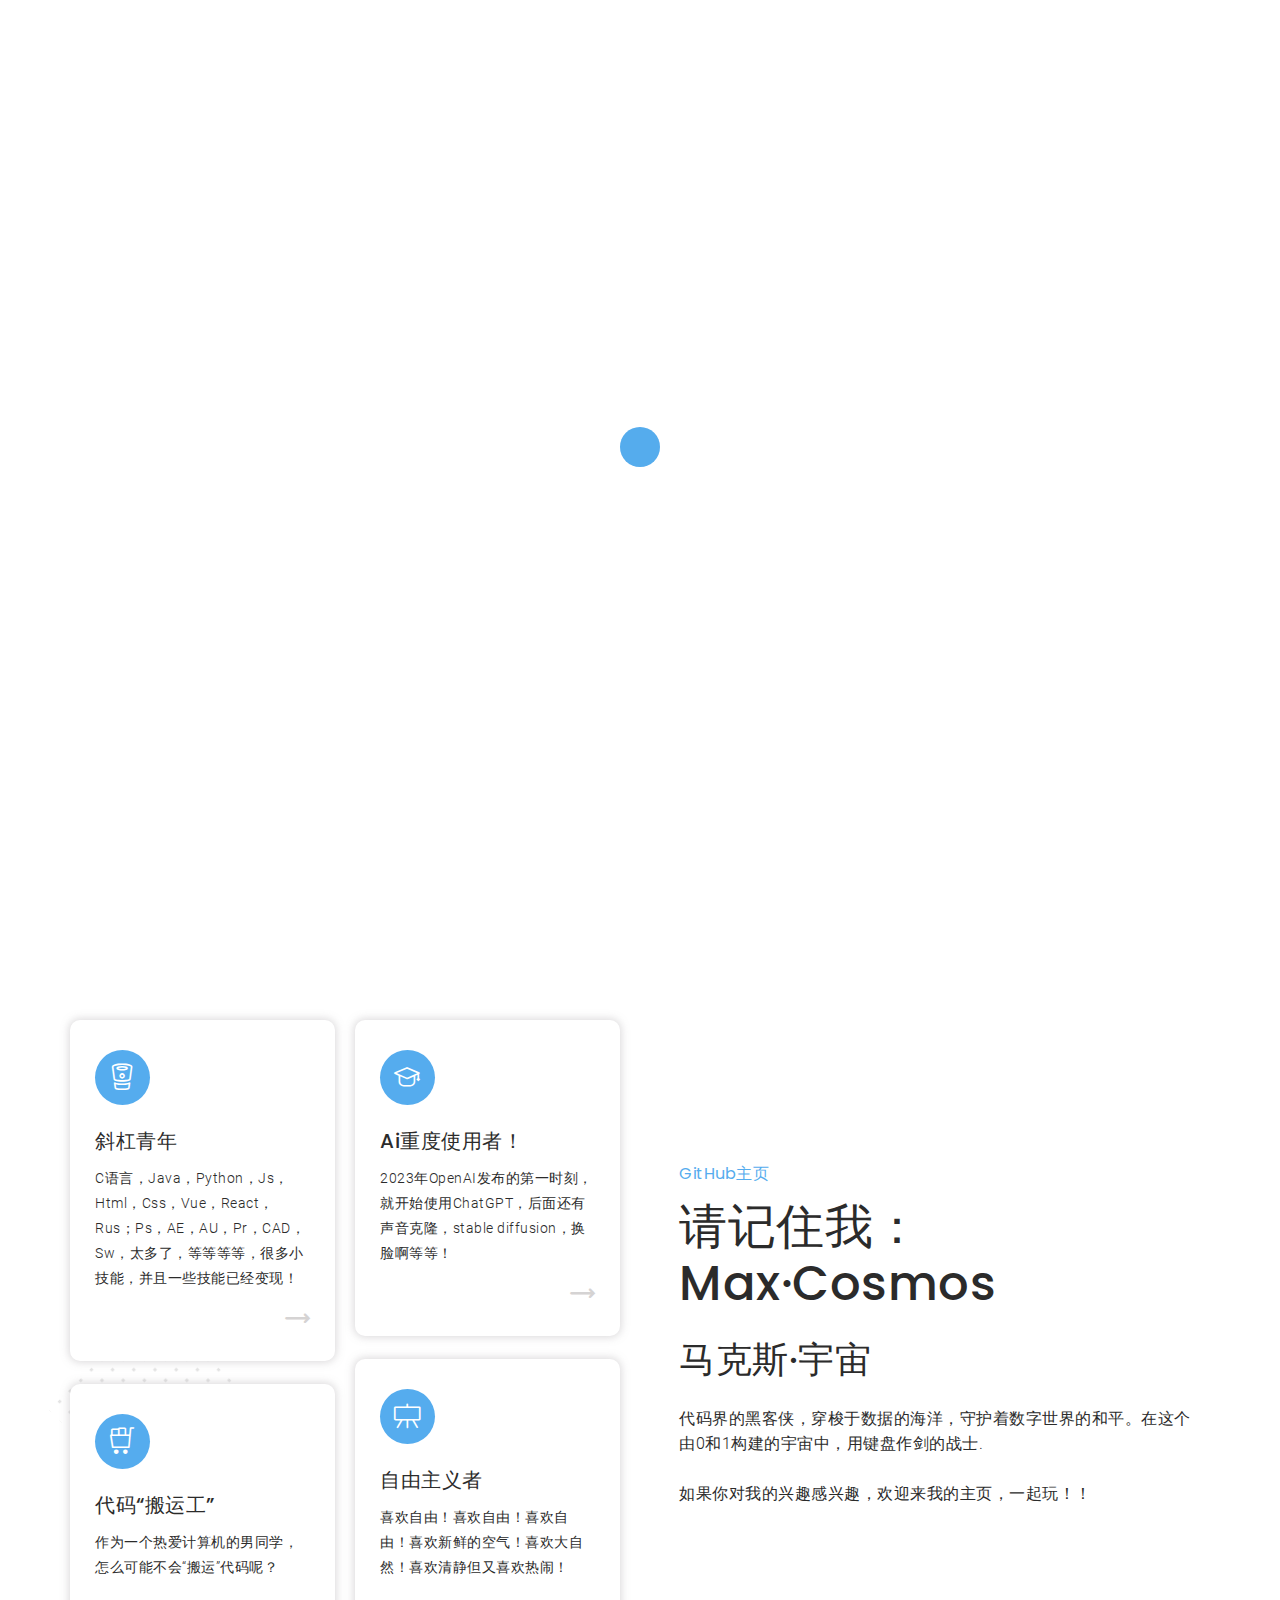
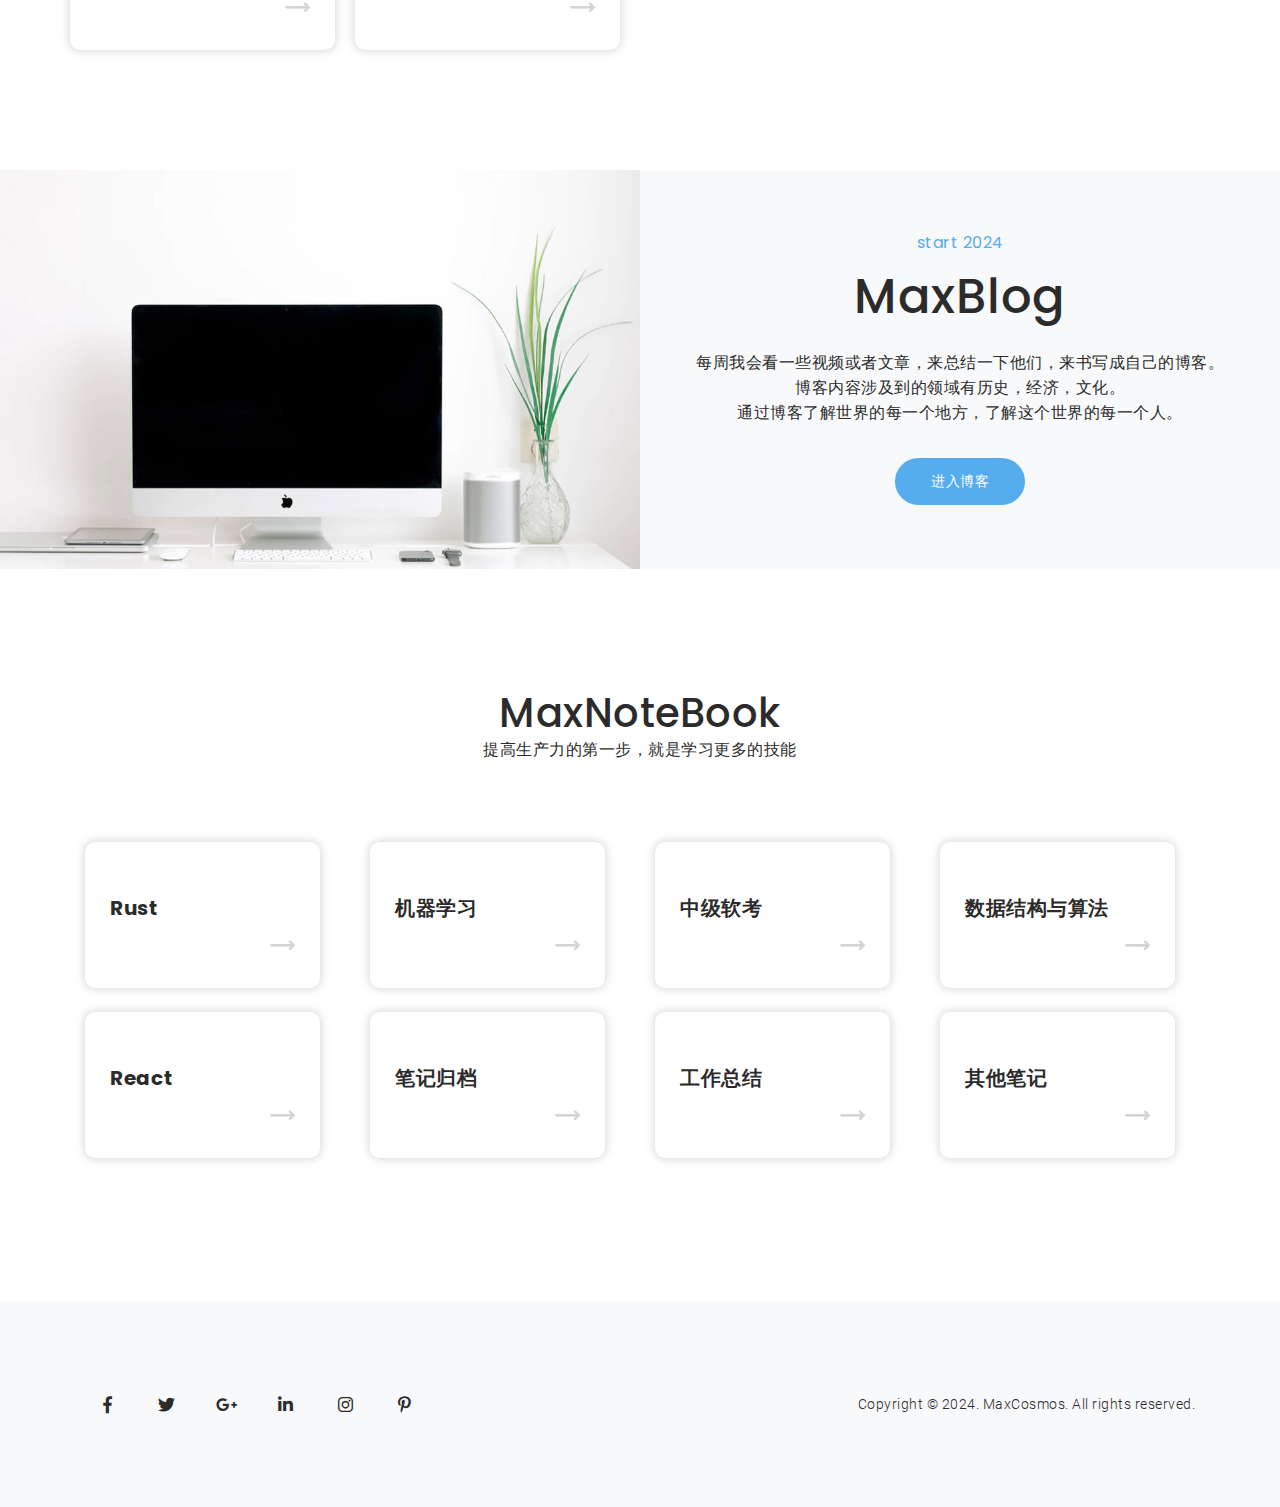
<file: index.html>
<!DOCTYPE html>
<html lang="en">
<head>
    <!-- Meta Tags -->
    <meta charset="utf-8">
    <meta content="width=device-width, initial-scale=1, shrink-to-fit=no" name="viewport">
    <!-- Author -->
    <meta name="author" content="Max·Cosmos">
    <!-- description -->
    <meta name="description"
          content="Max·Cosmos的个人主页是一窗口进入数字世界和AI领域的门户，集个人介绍、技术博客、深度笔记、读书心得于一体。这里，您可以探索Max·Cosmos在编程、AI技术、历史、经济和文化等领域的见解和学习。网站致力于分享知识、创新思想，旨在为同好者提供灵感与交流的平台。">
    <!-- keywords -->
    <meta name="google-site-verification" content="QzuciiOomWfkM6jQtTrPUTYv9ZHJH3zHMnqkgyZ7nF0" />
    <meta name="keywords" content="Max·Cosmos, 个人主页, 编程语言, AI技术, 计算机爱好者, 技术博客, 学习笔记, 读书心得, 数字创新, 软件应用, 机器学习, 数据结构, 算法分析, 历史见解, 经济学习, 文化探索, 技术创新, Web开发, Python编程, JavaScript技术, HTML5, CSS3, Vue框架, React开发, Rust语言, Photoshop技巧, After Effects, Premiere剪辑, CAD设计, SolidWorks, 聊天机器人, 语音克隆, 稳定扩散, 面部交换, 开源技术, 数字艺术, 编程教程, 自我提升, 创意思维, 跨学科学习, 科技动态, 未来趋势">
    <!-- Page Title -->
    <title>MaxCode | 欢迎你的到来</title>
    <!-- Favicon -->

    <!-- Bundle -->
    <link href="static/css/bundle.min.css" rel="stylesheet">
    <!-- Plugin Css -->
    <link href="static/css/LineIcons.min.css" rel="stylesheet">
    <link href="static/css/revolution-settings.min.css" rel="stylesheet">
    <link href="static/css/jquery.fancybox.min.css" rel="stylesheet">
    <link href="static/css/owl.carousel.min.css" rel="stylesheet">
    <link href="static/css/cubeportfolio.min.css" rel="stylesheet">
    <!-- Style Sheet -->
    <link href="static/css/style.css" rel="stylesheet">
    <link rel="icon" href="static/image/logo.ico">
</head>

<body data-spy="scroll" data-target=".navbar" data-offset="90">

<!-- Preloader -->
<div class="preloader">
    <div class="centrize full-width">
        <div class="vertical-center">
            <div class="spinner">
                <div class="double-bounce1"></div>
                <div class="double-bounce2"></div>
            </div>
        </div>
    </div>
</div>
<!-- Preloader End -->

<!--Header Start-->
<header>

    <!--Navigation-->
    <nav class="navbar navbar-top-default navbar-expand-lg navbar-simple nav-line">
        <div class="container">
            <a href="#home" title="Logo" class="logo scroll">
                <!--Logo Default-->
                <img src="static/picture/logo.png" alt="logo" class="logo-dark">
            </a>

            <!--Nav Links-->
            <div class="collapse navbar-collapse" id="megaone">
                <div class="navbar-nav ml-auto">
                    <a class="nav-link active scroll" href="#home">主页</a>
                    <a class="nav-link scroll" href="#about">关于</a>
                    <a class="nav-link scroll" href="#blog">博客</a>
                    <a class="nav-link scroll" href="#learn">笔记</a>
                    <a class="nav-link scroll" href="#client">读书</a>
                    <a class="nav-link scroll" href="#services">AI</a>
                    <!--                    <a class="nav-link scroll" href="#contact">服务</a>-->
                </div>
            </div>

            <!--Side Menu Button-->
            <a href="javascript:void(0)" class="sidemenu_btn" id="sidemenu_toggle">
                <span></span>
                <span></span>
                <span></span>
            </a>

        </div>
    </nav>

    <!--Side Nav-->
    <div class="side-menu hidden">
        <div class="inner-wrapper">
            <span class="btn-close" id="btn_sideNavClose"><i></i><i></i></span>
            <nav class="side-nav w-100">
                <ul class="navbar-nav">
                    <li class="nav-item">
                        <a class="nav-link scroll" href="#home">主页</a>
                    </li>
                    <li class="nav-item">
                        <a class="nav-link scroll" href="#about">关于</a>
                    </li>
                    <li class="nav-item">
                        <a class="nav-link scroll" href="#blog">博客</a>
                    </li>
                    <li class="nav-item">
                        <a class="nav-link scroll" href="#learn">笔记</a>
                    </li>
                    <li class="nav-item">
                        <a class="nav-link scroll" href="#client">读书</a>
                    </li>
                    <li class="nav-item">
                        <a class="nav-link scroll" href="#blog">AI</a>
                    </li>
                    <li class="nav-item">
                        <!--                        <a class="nav-link scroll" href="#contact">服务</a>-->
                    </li>
                </ul>
            </nav>

            <div class="side-footer text-white w-100">
                <ul class="social-icons-simple">
                    <li><a class="facebook-text-hvr" href="javascript:void(0)"><i class="fab fa-facebook-f"></i> </a>
                    </li>
                    <li><a class="instagram-text-hvr" href="javascript:void(0)"><i class="fab fa-instagram"></i> </a>
                    </li>
                    <li><a class="twitter-text-hvr" href="javascript:void(0)"><i class="fab fa-twitter"></i> </a></li>
                </ul>

            </div>
        </div>
    </div>
    <a id="close_side_menu" href="javascript:void(0);"></a>
    <!-- End side menu -->

</header>
<!--Header End-->

<!--Home Start-->
<section id="home" class="home-banner">
    <div class="container">
        <div class="row align-items-lg-center">
            <div class="col-lg-7">
                <!-- Box Area -->
                <div class="heading-box">
                    <h2>I am <span class="main-color">Max·Cosmos </span>Welcome</h2>
                    <p>你好呀！欢迎来到我的主页！我叫 <span class="main-color">Max·Cosmos</span>
                        ，是一名热爱计算机的男同学。除此之外呢，还有你在导航栏看到的内容，都是我的热爱。
                        很高兴与你相见，祝您浏览愉快！</p>
                    <a href="#about"
                       class="btn btn-large btn-rounded btn-transparent-black mt-2 scroll">了解更多</a>
                </div>
            </div>

            <div class="col-lg-5">
                <div class="slider-right">
                    <img data-depth="0.05" src="static/picture/personal.jpg" alt="side-image" class="scene">
                    <span data-depth="0.08" class="scene"></span>
                </div>
            </div>
        </div>
    </div>
    <!-- Shapes -->
    <span class="shape-square"></span>
    <span class="shape-triangle"></span>
    <span class="shape-plus"></span>
    <span class="shape-circle"></span>
</section>
<!--Home End-->

<!--Section About-->
<section id="about">
    <div class="container">
        <div class="row align-items-lg-center dot-box">

            <!-- Heading Area-->
            <div class="col-lg-6 order-lg-2">
                <div class="heading-area pl-lg-4 p-0">
                    <h6 class="sub-title main-color"><a href="https://github.com/hismeyy" target="_blank">GitHub主页</a>
                    </h6>
                    <h2 class="title">请记住我：Max·Cosmos</h2>
                    <h5 class="title" style="font-size: 36px">马克斯·宇宙</h5>
                    <p class="paragraph">代码界的黑客侠，穿梭于数据的海洋，守护着数字世界的和平。在这个由0和1构建的宇宙中，用键盘作剑的战士.
                        <br><br>
                        如果你对我的兴趣感兴趣，欢迎来我的主页，一起玩！！</p>
                </div>
            </div>


            <!-- Features Box-->
            <div class="col-lg-6">
                <div class="row d-flex align-items-lg-center">
                    <div class="col-lg-6 order-lg-2 p-lg-0">
                        <!-- Feature Item -->
                        <div class="feature-item">
                            <i class="lni-bitbucket  f-icon"></i>
                            <h5 class="title">斜杠青年</h5>
                            <p>
                                C语言，Java，Python，Js，Html，Css，Vue，React，Rus；Ps，AE，AU，Pr，CAD，Sw，太多了，等等等等，很多小技能，并且一些技能已经变现！</p>
                            <a href="javascript:void(0);" class="lni-arrow-right r-icon"></a>
                        </div>
                        <!-- Feature Item -->
                        <div class="feature-item">
                            <i class="lni-cart-full f-icon"></i>
                            <h5 class="title">代码“搬运工”</h5>
                            <p>作为一个热爱计算机的男同学，怎么可能不会“搬运”代码呢？</p>
                            <a href="javascript:void(0);" class="lni-arrow-right r-icon"></a>
                        </div>
                    </div>
                    <div class="col-lg-6 order-lg-2 p-lg-0">
                        <!-- Feature Item -->
                        <div class="feature-item">
                            <i class="lni-graduation f-icon"></i>
                            <h5 class="title">Ai重度使用者！</h5>
                            <p>2023年OpenAI发布的第一时刻，就开始使用ChatGPT，后面还有声音克隆，stable
                                diffusion，换脸啊等等！</p>
                            <a href="javascript:void(0);" class="lni-arrow-right r-icon"></a>
                        </div>
                        <div class="feature-item">
                            <i class="lni-blackboard f-icon"></i>
                            <h5 class="title">自由主义者</h5>
                            <p>喜欢自由！喜欢自由！喜欢自由！喜欢新鲜的空气！喜欢大自然！喜欢清静但又喜欢热闹！</p>
                            <a href="javascript:void(0);" class="lni-arrow-right r-icon"></a>
                        </div>
                    </div>
                </div>
            </div>

        </div>

    </div>
</section>
<!--Section End-->

<!--Blog Start-->
<section id="blog" class="bg-light p-0">
    <div class="container-fluid">

        <div class="row align-items-center">
            <div class="col-lg-6 order-lg-2">
                <!--Blog Content-->
                <div class="heading-area px-lg-3 text-center">
                    <h6 class="sub-title main-color">start 2024</h6>
                    <h2 class="title">MaxBlog</h2>
                    <p class="paragraph">
                        每周我会看一些视频或者文章，来总结一下他们，来书写成自己的博客。<br>
                        博客内容涉及到的领域有历史，经济，文化。<br>
                        通过博客了解世界的每一个地方，了解这个世界的每一个人。</p>
                    <a href="https://maxblog.maxcosmos.top" class="btn btn-large btn-rounded btn-blue mt-2">进入博客</a>
                </div>
            </div>
            <div class="col-lg-6 p-0">
                <!--Blog Image-->
                <div class="blog-half-image wow hover-effect fadeInRight">
                    <img src="static/picture/split-blog.jpg" alt="image">
                </div>
            </div>
        </div>

    </div>
</section>
<!--Blog End-->

<section id="learn">
    <div class="container">
        <div style="width: 100%; display: flex;  justify-content: center; flex-direction: column; margin-bottom: 5rem">
            <h1 style="margin: 0 auto">MaxNoteBook</h1>
            <p style="margin: 0 auto">提高生产力的第一步，就是学习更多的技能</p>
        </div>
        <div class="row">
            <div class="col-lg-3">
                <div class="feature-item" style="margin-bottom: 1.5rem; font-weight: bold">
                    <h5 class="title" style="font-weight: bold">Rust</h5>
                    <a href="https://maxcosmos.notion.site/Rust-bfcd809d2c49451c9826abde2c2d08d8?pvs=4" class="lni-arrow-right r-icon"></a>
                </div>
            </div>
            <div class="col-lg-3">
                <div class="feature-item" style="margin-bottom: 1.5rem">
                    <h5 class="title" style="font-weight: bold">机器学习</h5>
                    <a href="https://maxcosmos.notion.site/9f6783cdfe8c433484bd2f17a62e94a6?pvs=74" class="lni-arrow-right r-icon"></a>
                </div>
            </div>
            <div class="col-lg-3">
                <div class="feature-item" style="margin-bottom: 1.5rem">
                    <h5 class="title" style="font-weight: bold">中级软考</h5>
                    <a href="javascript:void(0);" class="lni-arrow-right r-icon"></a>
                </div>
            </div>
            <div class="col-lg-3">
                <div class="feature-item" style="margin-bottom: 1.5rem">
                    <h5 class="title" style="font-weight: bold">数据结构与算法</h5>
                    <a href="javascript:void(0);" class="lni-arrow-right r-icon"></a>
                </div>
            </div>
        </div>
        <div class="row">
            <div class="col-lg-3">
                <div class="feature-item" style="margin-bottom: 1.5rem">
                    <h5 class="title" style="font-weight: bold">React</h5>
                    <a href="javascript:void(0);" class="lni-arrow-right r-icon"></a>
                </div>
            </div>
            <div class="col-lg-3">
                <div class="feature-item" style="margin-bottom: 1.5rem">
                    <h5 class="title" style="font-weight: bold">笔记归档</h5>
                    <a href="javascript:void(0);" class="lni-arrow-right r-icon"></a>
                </div>
            </div>
            <div class="col-lg-3">
                <div class="feature-item" style="margin-bottom: 1.5rem">
                    <h5 class="title" style="font-weight: bold">工作总结</h5>
                    <a href="javascript:void(0);" class="lni-arrow-right r-icon"></a>
                </div>
            </div>
            <div class="col-lg-3">
                <div class="feature-item" style="margin-bottom: 1.5rem">
                    <h5 class="title" style="font-weight: bold">其他笔记</h5>
                    <a href="javascript:void(0);" class="lni-arrow-right r-icon"></a>
                </div>
            </div>
        </div>
    </div>
</section>

<!--Parallax Start-->
<!--<section class="parallax bg-img1">-->
<!--    <div class="container">-->
<!--        <div class="row">-->
<!--            <div class="col-lg-3 col-sm-6">-->
<!--                <div class="parallax-box text-white">-->
<!--                    <i class="fa fa-check" aria-hidden="true"></i>-->
<!--                    <h2 class="count">1800</h2>-->
<!--                    <h5>Project Completed</h5>-->
<!--                </div>-->
<!--            </div>-->
<!--            <div class="col-lg-3 col-sm-6">-->
<!--                <div class="parallax-box text-white">-->
<!--                    <i class="fa fa-flag" aria-hidden="true"></i>-->
<!--                    <h2 class="count">125</h2>-->
<!--                    <h5>Total Countries</h5>-->
<!--                </div>-->
<!--            </div>-->
<!--            <div class="col-lg-3 col-sm-6">-->
<!--                <div class="parallax-box text-white">-->
<!--                    <i class="fa fa-globe" aria-hidden="true"></i>-->
<!--                    <h2 class="count">5500</h2>-->
<!--                    <h5>Users Worldwide</h5>-->
<!--                </div>-->
<!--            </div>-->
<!--            <div class="col-lg-3 col-sm-6">-->
<!--                <div class="parallax-box text-white">-->
<!--                    <i class="fa fa-gift" aria-hidden="true"></i>-->
<!--                    <h2 class="count">17</h2>-->
<!--                    <h5>Award Winners</h5>-->
<!--                </div>-->
<!--            </div>-->
<!--        </div>-->
<!--    </div>-->
<!--</section>-->
<!--Parallax End-->

<!--Services Start-->
<!--<section id="services">-->
<!--    <div class="container">-->
<!--        <div class="row align-items-lg-center">-->
<!--            &lt;!&ndash; Features Box&ndash;&gt;-->
<!--            <div class="col-lg-5 pr-lg-5">-->
<!--                <div class="heading-area">-->
<!--                    <h6 class="sub-title main-color">45+ Year Of Experience</h6>-->
<!--                    <h2 class="title m-0">Our Services & Skills</h2>-->
<!--                </div>-->
<!--                &lt;!&ndash; Progress Bar &ndash;&gt;-->
<!--                <ul class="services-skill text-left">-->
<!--                    &lt;!&ndash;Progress Item&ndash;&gt;-->
<!--                    <li class="progress-item">-->
<!--                        <h6>Development<span class="float-right"><b class="count">80</b>%</span></h6>-->
<!--                        <div class="progress">-->
<!--                            <span class="progress-bar" role="progressbar" aria-valuenow="80" aria-valuemin="0"-->
<!--                                  aria-valuemax="100"></span>-->
<!--                        </div>-->
<!--                    </li>-->
<!--                    &lt;!&ndash;Progress Item&ndash;&gt;-->
<!--                    <li class="progress-item">-->
<!--                        <h6>Development<span class="float-right"><b class="count">80</b>%</span></h6>-->
<!--                        <div class="progress">-->
<!--                            <span class="progress-bar" role="progressbar" aria-valuenow="80" aria-valuemin="0"-->
<!--                                  aria-valuemax="100"></span>-->
<!--                        </div>-->
<!--                    </li>-->
<!--                    &lt;!&ndash;Progress Item&ndash;&gt;-->
<!--                    <li class="progress-item">-->
<!--                        <h6>Web Design<span class="float-right"><b class="count">75</b>%</span></h6>-->
<!--                        <div class="progress">-->
<!--                            <span class="progress-bar" role="progressbar" aria-valuenow="75" aria-valuemin="0"-->
<!--                                  aria-valuemax="100"></span>-->
<!--                        </div>-->
<!--                    </li>-->
<!--                    &lt;!&ndash;Progress Item&ndash;&gt;-->
<!--                    <li class="progress-item">-->
<!--                        <h6>UI / UX Design<span class="float-right"><b class="count">75</b>%</span></h6>-->
<!--                        <div class="progress">-->
<!--                            <span class="progress-bar" role="progressbar" aria-valuenow="75" aria-valuemin="0"-->
<!--                                  aria-valuemax="100"></span>-->
<!--                        </div>-->
<!--                    </li>-->
<!--                </ul>-->

<!--                &lt;!&ndash;Counters Area&ndash;&gt;-->
<!--                <div class="counter-area">-->
<!--                    &lt;!&ndash; Counter Item&ndash;&gt;-->
<!--                    <div class="counters">-->
<!--                        <i class="lni-apartment c-icon"></i>-->
<!--                        &lt;!&ndash; Content &ndash;&gt;-->
<!--                        <div class="content">-->
<!--                            <h4 class="m-0"><span class="count">35</span>M</h4>-->
<!--                            <p>Customer</p>-->
<!--                        </div>-->
<!--                    </div>-->
<!--                    &lt;!&ndash; Counter Item&ndash;&gt;-->
<!--                    <div class="counters">-->
<!--                        <i class="lni-calculator c-icon"></i>-->
<!--                        &lt;!&ndash; Content &ndash;&gt;-->
<!--                        <div class="content">-->
<!--                            <h4 class="m-0"><span class="count">70</span>K</h4>-->
<!--                            <p>Projects</p>-->
<!--                        </div>-->
<!--                    </div>-->
<!--                </div>-->

<!--            </div>-->

<!--            &lt;!&ndash; Heading Area&ndash;&gt;-->
<!--            <div class="col-lg-7">-->
<!--                <div class="services-about">-->
<!--                    <img class="service-image" src="static/picture/service-image.jpg" alt="image">-->
<!--                    <div class="content">-->
<!--                        <p>Any desktop publishing packages and web page is a editors now use Lorem Ipsum as their-->
<!--                            default model text, and a search for their infancy.-->
<!--                            <br><br>-->
<!--                            any desktop publishing packages and web page editors now use.</p>-->

<!--                        <h5 class="mb-1">Harry Watson</h5>-->
<!--                        <span>CEO, Abacus Studio</span>-->
<!--                    </div>-->
<!--                </div>-->
<!--            </div>-->

<!--        </div>-->
<!--    </div>-->
<!--</section>-->
<!--Services End-->

<!--Portfolio Start-->
<!--<section id="portfolio" class="bg-light cube-portfolio1 p-0">-->
<!--    <div class="container">-->
<!--        &lt;!&ndash;Heading&ndash;&gt;-->
<!--        <div class="row wow fadeIn">-->
<!--            <div class="heading-area my-5 text-center w-100">-->
<!--                <h6 class="sub-title">Basic info about componay</h6>-->
<!--                <h2 class="title m-0">Creative Work</h2>-->
<!--            </div>-->
<!--        </div>-->
<!--    </div>-->

<!--    <div class="row">-->
<!--        <div class="col-lg-12">-->

<!--            &lt;!&ndash;Portfolio Items&ndash;&gt;-->
<!--            <div id="js-grid-mosaic-flat" class="cbp cbp-l-grid-mosaic-flat">-->

<!--                <div class="cbp-item web-design graphic">-->
<!--                    <a href="static/picture/work-1.jpg" class="cbp-caption cbp-lightbox">-->
<!--                        <div class="cbp-caption-defaultWrap">-->
<!--                            <img src="static/picture/work-1.jpg" alt="port-1">-->
<!--                        </div>-->
<!--                        <div class="cbp-caption-activeWrap"></div>-->
<!--                        <div class="cbp-l-caption-alignCenter center-block">-->
<!--                            <div class="cbp-l-caption-body">-->
<!--                                <div class="plus"></div>-->
<!--                                <h5 class="text-white mb-1">Latest Work</h5>-->
<!--                                <p class="text-white">See Our Amazing Work</p>-->
<!--                            </div>-->
<!--                        </div>-->

<!--                    </a>-->
<!--                </div>-->
<!--                <div class="cbp-item seo marketing">-->
<!--                    <a href="static/picture/work-2.jpg" class="cbp-caption cbp-lightbox">-->
<!--                        <div class="cbp-caption-defaultWrap">-->
<!--                            <img src="static/picture/work-2.jpg" alt="port-2">-->
<!--                        </div>-->
<!--                        <div class="cbp-caption-activeWrap"></div>-->
<!--                        <div class="cbp-l-caption-alignCenter center-block">-->
<!--                            <div class="cbp-l-caption-body">-->
<!--                                <div class="plus"></div>-->
<!--                                <h5 class="text-white mb-1">Latest Work</h5>-->
<!--                                <p class="text-white">See Our Amazing Work</p>-->
<!--                            </div>-->
<!--                        </div>-->
<!--                    </a>-->
<!--                </div>-->
<!--                <div class="cbp-item seo marketing">-->
<!--                    <a href="static/picture/work-4.jpg" class="cbp-caption cbp-lightbox">-->
<!--                        <div class="cbp-caption-defaultWrap">-->
<!--                            <img src="static/picture/work-4.jpg" alt="port-4">-->
<!--                        </div>-->
<!--                        <div class="cbp-caption-activeWrap"></div>-->
<!--                        <div class="cbp-l-caption-alignCenter center-block">-->
<!--                            <div class="cbp-l-caption-body">-->
<!--                                <div class="plus"></div>-->
<!--                                <h5 class="text-white mb-1">Latest Work</h5>-->
<!--                                <p class="text-white">See Our Amazing Work</p>-->
<!--                            </div>-->
<!--                        </div>-->
<!--                    </a>-->
<!--                </div>-->
<!--                <div class="cbp-item graphic seo marketing">-->
<!--                    <a href="static/picture/work-3.jpg" class="cbp-caption cbp-lightbox">-->
<!--                        <div class="cbp-caption-defaultWrap">-->
<!--                            <img src="static/picture/work-3.jpg" alt="port-3">-->
<!--                        </div>-->
<!--                        <div class="cbp-caption-activeWrap"></div>-->
<!--                        <div class="cbp-l-caption-alignCenter center-block">-->
<!--                            <div class="cbp-l-caption-body">-->
<!--                                <div class="plus"></div>-->
<!--                                <h5 class="text-white mb-1">Latest Work</h5>-->
<!--                                <p class="text-white">See Our Amazing Work</p>-->
<!--                            </div>-->
<!--                        </div>-->
<!--                    </a>-->
<!--                </div>-->
<!--                <div class="cbp-item web-design graphic">-->
<!--                    <a href="static/picture/work-5.jpg" class="cbp-caption cbp-lightbox">-->
<!--                        <div class="cbp-caption-defaultWrap">-->
<!--                            <img src="static/picture/work-5.jpg" alt="port-5">-->
<!--                        </div>-->
<!--                        <div class="cbp-caption-activeWrap"></div>-->
<!--                        <div class="cbp-l-caption-alignCenter center-block">-->
<!--                            <div class="cbp-l-caption-body">-->
<!--                                <div class="plus"></div>-->
<!--                                <h5 class="text-white mb-1">Latest Work</h5>-->
<!--                                <p class="text-white">See Our Amazing Work</p>-->
<!--                            </div>-->
<!--                        </div>-->
<!--                    </a>-->
<!--                </div>-->
<!--                <div class="cbp-item seo marketing graphic ">-->
<!--                    <a href="static/picture/work-6.jpg" class="cbp-caption cbp-lightbox">-->
<!--                        <div class="cbp-caption-defaultWrap">-->
<!--                            <img src="static/picture/work-6.jpg" alt="port-6">-->
<!--                        </div>-->
<!--                        <div class="cbp-caption-activeWrap"></div>-->
<!--                        <div class="cbp-l-caption-alignCenter center-block">-->
<!--                            <div class="cbp-l-caption-body">-->
<!--                                <div class="plus"></div>-->
<!--                                <h5 class="text-white mb-1">Latest Work</h5>-->
<!--                                <p class="text-white">See Our Amazing Work</p>-->
<!--                            </div>-->
<!--                        </div>-->
<!--                    </a>-->
<!--                </div>-->
<!--                <div class="cbp-item web-design seo">-->
<!--                    <a href="static/picture/work-7.jpg" class="cbp-caption cbp-lightbox">-->
<!--                        <div class="cbp-caption-defaultWrap">-->
<!--                            <img src="static/picture/work-7.jpg" alt="port-7">-->
<!--                        </div>-->
<!--                        <div class="cbp-caption-activeWrap"></div>-->
<!--                        <div class="cbp-l-caption-alignCenter center-block">-->
<!--                            <div class="cbp-l-caption-body">-->
<!--                                <div class="plus"></div>-->
<!--                                <h5 class="text-white mb-1">Latest Work</h5>-->
<!--                                <p class="text-white">See Our Amazing Work</p>-->
<!--                            </div>-->
<!--                        </div>-->
<!--                    </a>-->
<!--                </div>-->
<!--                <div class="cbp-item web-design graphic">-->
<!--                    <a href="static/picture/work-8.jpg" class="cbp-caption cbp-lightbox">-->
<!--                        <div class="cbp-caption-defaultWrap">-->
<!--                            <img src="static/picture/work-8.jpg" alt="port-8">-->
<!--                        </div>-->
<!--                        <div class="cbp-caption-activeWrap"></div>-->
<!--                        <div class="cbp-l-caption-alignCenter center-block">-->
<!--                            <div class="cbp-l-caption-body">-->
<!--                                <div class="plus"></div>-->
<!--                                <h5 class="text-white mb-1">Latest Work</h5>-->
<!--                                <p class="text-white">See Our Amazing Work</p>-->
<!--                            </div>-->
<!--                        </div>-->
<!--                    </a>-->
<!--                </div>-->

<!--                <div class="cbp-item seo marketing">-->
<!--                    <a href="static/picture/work-10.jpg" class="cbp-caption cbp-lightbox">-->
<!--                        <div class="cbp-caption-defaultWrap">-->
<!--                            <img src="static/picture/work-10.jpg" alt="port-2">-->
<!--                        </div>-->
<!--                        <div class="cbp-caption-activeWrap"></div>-->
<!--                        <div class="cbp-l-caption-alignCenter center-block">-->
<!--                            <div class="cbp-l-caption-body">-->
<!--                                <div class="plus"></div>-->
<!--                                <h5 class="text-white mb-1">Latest Work</h5>-->
<!--                                <p class="text-white">See Our Amazing Work</p>-->
<!--                            </div>-->
<!--                        </div>-->
<!--                    </a>-->
<!--                </div>-->

<!--                <div class="cbp-item seo marketing">-->
<!--                    <a href="static/picture/work-11.jpg" class="cbp-caption cbp-lightbox">-->
<!--                        <div class="cbp-caption-defaultWrap">-->
<!--                            <img src="static/picture/work-11.jpg" alt="port-2">-->
<!--                        </div>-->
<!--                        <div class="cbp-caption-activeWrap"></div>-->
<!--                        <div class="cbp-l-caption-alignCenter center-block">-->
<!--                            <div class="cbp-l-caption-body">-->
<!--                                <div class="plus"></div>-->
<!--                                <h5 class="text-white mb-1">Latest Work</h5>-->
<!--                                <p class="text-white">See Our Amazing Work</p>-->
<!--                            </div>-->
<!--                        </div>-->
<!--                    </a>-->
<!--                </div>-->

<!--            </div>-->
<!--        </div>-->
<!--    </div>-->

<!--</section>-->
<!--Portfolio end-->

<!--Client Start-->
<!--<section id="client">-->
<!--    <div class="container">-->
<!--        <div class="row d-flex align-content-lg-center min-height-100vh">-->

<!--            &lt;!&ndash; Features Box&ndash;&gt;-->
<!--            <div class="col-lg-4 pr-lg-5 p-0">-->
<!--                <div class="heading-area">-->
<!--                    <h6 class="sub-title main-color">What Client Says About us</h6>-->
<!--                    <h2 class="title">Our Clients & Reviews</h2>-->
<!--                    <p class="paragraph">There are many variations of passages of Lorem Ipsum available, but the-->
<!--                        majority.</p>-->
<!--                </div>-->
<!--                <div id="client-nav"></div>-->
<!--            </div>-->

<!--            &lt;!&ndash; Client Area&ndash;&gt;-->
<!--            <div class="col-lg-8">-->
<!--                <div id="owl-client" class="owl-carousel owl-theme">-->
<!--                    &lt;!&ndash;Items&ndash;&gt;-->
<!--                    <div class="client-box">-->
<!--                        <i class="lni-quotation q-icon"></i>-->
<!--                        <p>There are many variations of passages of Lorem Ipsum availa ble, but the majority There are-->
<!--                            many variations of passages of Lorem Ipsum availa ble.</p>-->

<!--                        <div class="client-img">-->
<!--                            <img src="static/picture/avatar-1.png" alt="client">-->
<!--                        </div>-->
<!--                        <h5 class="client-name mb-0">Harley Klien</h5>-->
<!--                        <span class="client-designation">CEO, Abacus Inc</span>-->

<!--                    </div>-->
<!--                    &lt;!&ndash;Items&ndash;&gt;-->
<!--                    <div class="client-box">-->
<!--                        <i class="lni-quotation q-icon"></i>-->
<!--                        <p>There are many variations of passages of Lorem Ipsum availa ble, but the majority There are-->
<!--                            many variations of passages of Lorem Ipsum availa ble.</p>-->

<!--                        <div class="client-img">-->
<!--                            <img src="static/picture/avatar-2.png" alt="client">-->
<!--                        </div>-->
<!--                        <h5 class="client-name mb-0">David Jhon</h5>-->
<!--                        <span class="client-designation">Marketing Lead</span>-->

<!--                    </div>-->
<!--                    &lt;!&ndash;Items&ndash;&gt;-->
<!--                    <div class="client-box">-->
<!--                        <i class="lni-quotation q-icon"></i>-->
<!--                        <p>There are many variations of passages of Lorem Ipsum availa ble, but the majority There are-->
<!--                            many variations of passages of Lorem Ipsum availa ble.</p>-->

<!--                        <div class="client-img">-->
<!--                            <img src="static/picture/avatar-3.png" alt="client">-->
<!--                        </div>-->
<!--                        <h5 class="client-name mb-0">Jhon Walkin</h5>-->
<!--                        <span class="client-designation">General Manager</span>-->

<!--                    </div>-->
<!--                </div>-->
<!--            </div>-->

<!--            &lt;!&ndash;Partner Slider&ndash;&gt;-->
<!--            <div class="owl-carousel partners-slider">-->
<!--                <div class="logo-item"><img alt="client-logo" src="static/picture/client-1.png"></div>-->
<!--                <div class="logo-item"><img alt="client-logo" src="static/picture/client-1.png"></div>-->
<!--                <div class="logo-item"><img alt="client-logo" src="static/picture/client-1.png"></div>-->
<!--                <div class="logo-item"><img alt="client-logo" src="static/picture/client-1.png"></div>-->

<!--            </div>-->

<!--        </div>-->
<!--    </div>-->
<!--</section>-->
<!--Client End-->


<!--Contact Start-->
<!--<section id="contact">-->
<!--    <div class="container">-->
<!--        <div class="row align-items-lg-center">-->
<!--            &lt;!&ndash;Form area&ndash;&gt;-->
<!--            <div class="col-lg-6 pr-lg-5">-->
<!--                <div class="heading-area">-->
<!--                    <h6 class="sub-title main-color">服务：定制各种管理系统, 小程序, 自动化软件, 网页制作, APP等</h6>-->
<!--                    <h2 class="title">你需要定制软件吗 ?</h2>-->
<!--                </div>-->
<!--                &lt;!&ndash;Contact Form&ndash;&gt;-->
<!--                <form class="contact-form" id="contact-form-data">-->
<!--                    <div id="result"></div>-->

<!--                    <div class="row">-->
<!--                        <div class="col-lg-6">-->
<!--                            <div class="form-group">-->
<!--                                <input class="form-control" type="text" placeholder="姓名" required="" id="your_name"-->
<!--                                       name="userName">-->
<!--                            </div>-->
<!--                        </div>-->
<!--                        <div class="col-lg-6">-->
<!--                            <div class="form-group">-->
<!--                                <input class="form-control" type="email" placeholder="联系方式" required=""-->
<!--                                       id="your_email" name="userEmail">-->
<!--                            </div>-->
<!--                        </div>-->
<!--                    </div>-->

<!--                    <div class="form-group">-->
<!--                        <input class="form-control" type="text" placeholder="需求" required="" id="your_subject"-->
<!--                               name="userSubject">-->
<!--                    </div>-->

<!--                    <div class="form-group">-->
<!--                        <textarea class="form-control" placeholder="详细需求" id="message"-->
<!--                                  name="userMessage"></textarea>-->
<!--                    </div>-->

<!--                    &lt;!&ndash;Button&ndash;&gt;-->
<!--                    <a href="javascript:void(0);" id="submit_btn"-->
<!--                       class="contact_btn btn btn-large btn-rounded btn-blue d-block mt-4">联 系 我 们</a>-->

<!--                </form>-->

<!--                &lt;!&ndash; Address &ndash;&gt;-->
<!--                <ul class="address-item">-->
<!--                    &lt;!&ndash;item&ndash;&gt;-->
<!--                    &lt;!&ndash;                    <li class="w-100 mb-4">&ndash;&gt;-->
<!--                    &lt;!&ndash;                        <i class="lni-apartment main-color"></i>&ndash;&gt;-->
<!--                    &lt;!&ndash;                        <div class="content">&ndash;&gt;-->
<!--                    &lt;!&ndash;                            <h6 class="main-color m-0">Address</h6>&ndash;&gt;-->
<!--                    &lt;!&ndash;                            <p>Come visit us: 123 New Street, Our City , Australia.</p>&ndash;&gt;-->
<!--                    &lt;!&ndash;                        </div>&ndash;&gt;-->
<!--                    &lt;!&ndash;                    </li>&ndash;&gt;-->
<!--                    <li class="w-100 mb-4">-->
<!--                        <i class="lni-comment-reply main-color"></i>-->
<!--                        <div class="content">-->
<!--                            <h6 class="main-color m-0">邮箱-Email:</h6>-->
<!--                            <p><a>renyh2001@163.com</a></p>-->
<!--                        </div>-->
<!--                    </li>-->
<!--                    <li class="w-100 mb-4">-->
<!--                        <i class="lni-comment-alt main-color"></i>-->
<!--                        <div class="content">-->
<!--                            <h6 class="main-color m-0">微信号-WeChat:</h6>-->
<!--                            <p><a>hismeyy</a></p>-->
<!--                        </div>-->
<!--                    </li>-->
<!--                    &lt;!&ndash;item&ndash;&gt;-->
<!--                    &lt;!&ndash;                    <li class="pr-2">&ndash;&gt;-->
<!--                    &lt;!&ndash;                        <i class="lni-comment-reply main-color"></i>&ndash;&gt;-->
<!--                    &lt;!&ndash;                        <div class="content">&ndash;&gt;-->
<!--                    &lt;!&ndash;                            <h6 class="main-color m-0">Email:</h6>&ndash;&gt;-->
<!--                    &lt;!&ndash;                            <p><a href="mailto:email@website.co">email@website.com</a></p>&ndash;&gt;-->
<!--                    &lt;!&ndash;                        </div>&ndash;&gt;-->
<!--                    &lt;!&ndash;                    </li>&ndash;&gt;-->
<!--                    &lt;!&ndash;                    &lt;!&ndash;item&ndash;&gt;&ndash;&gt;-->
<!--                    &lt;!&ndash;                    <li>&ndash;&gt;-->
<!--                    &lt;!&ndash;                        <i class="lni-phone-handset main-color"></i>&ndash;&gt;-->
<!--                    &lt;!&ndash;                        <div class="content">&ndash;&gt;-->
<!--                    &lt;!&ndash;                            <h6 class="main-color m-0">Address</h6>&ndash;&gt;-->
<!--                    &lt;!&ndash;                            <p><a href="tel:002343474383">002 343474383</a></p>&ndash;&gt;-->
<!--                    &lt;!&ndash;                        </div>&ndash;&gt;-->
<!--                    &lt;!&ndash;                    </li>&ndash;&gt;-->

<!--                </ul>-->

<!--            </div>-->

<!--            &lt;!&ndash;map area&ndash;&gt;-->
<!--            <div class="col-lg-6">-->
<!--                <div class="map-half bg-map" id="map"></div>-->
<!--            </div>-->
<!--        </div>-->
<!--    </div>-->
<!--</section>-->
<!--Contact End-->

<!--Footer Start-->
<footer class="footer-style-1 bg-light">
    <div class="container">
        <div class="row align-items-center">
            <!--Social-->
            <div class="col-lg-6">
                <div class="footer-social text-lg-left">
                    <ul class="list-unstyled">
                        <li><a class="wow fadeInUp" href="javascript:void(0);"><i aria-hidden="true"
                                                                                  class="fab fa-facebook-f"></i></a>
                        </li>
                        <li><a class="wow fadeInDown" href="javascript:void(0);"><i aria-hidden="true"
                                                                                    class="fab fa-twitter"></i></a></li>
                        <li><a class="wow fadeInUp" href="javascript:void(0);"><i aria-hidden="true"
                                                                                  class="fab fa-google-plus-g"></i></a>
                        </li>
                        <li><a class="wow fadeInDown" href="javascript:void(0);"><i aria-hidden="true"
                                                                                    class="fab fa-linkedin-in"></i></a>
                        </li>
                        <li><a class="wow fadeInUp" href="javascript:void(0);"><i aria-hidden="true"
                                                                                  class="fab fa-instagram"></i></a></li>
                        <li><a class="wow fadeInDown" href="javascript:void(0);"><i aria-hidden="true"
                                                                                    class="fab fa-pinterest-p"></i></a>
                        </li>
                    </ul>
                </div>
            </div>
            <!--Text-->
            <div class="col-lg-6 text-lg-right">
                <p class="company-about fadeIn">Copyright &copy; 2024. MaxCosmos. All rights reserved.</p>
            </div>
        </div>
    </div>
</footer>
<!--Footer End-->

<!--Scroll Top Start-->
<span class="scroll-top-arrow"><i class="fas fa-angle-up"></i></span>
<!--Scroll Top End-->

<!-- JavaScript -->
<script src="static/js/bundle.min.js"></script>
<!-- Plugin Js -->
<script src="static/js/jquery.appear.js"></script>
<script src="static/js/jquery.fancybox.min.js"></script>
<script src="static/js/owl.carousel.min.js"></script>
<script src="static/js/parallaxie.min.js"></script>
<script src="static/js/wow.min.js"></script>
<script src="static/js/jquery.cubeportfolio.min.js"></script>
<!-- REVOLUTION JS FILES -->
<script src="static/js/jquery.themepunch.tools.min.js"></script>
<script src="static/js/jquery.themepunch.revolution.min.js"></script>
<!-- SLIDER REVOLUTION EXTENSIONS -->
<script src="static/js/revolution.extension.actions.min.js"></script>
<script src="static/js/revolution.extension.carousel.min.js"></script>
<script src="static/js/revolution.extension.kenburn.min.js"></script>
<script src="static/js/revolution.extension.layeranimation.min.js"></script>
<script src="static/js/revolution.extension.migration.min.js"></script>
<script src="static/js/revolution.extension.migration.min.js"></script>
<script src="static/js/revolution.extension.parallax.min.js"></script>
<script src="static/js/revolution.extension.slideanims.min.js"></script>
<script src="static/js/revolution.extension.video.min.js"></script>
<!-- google map-->
<!-- <script src="https://maps.googleapis.com/maps/api/js?key=AIzaSyCJRG4KqGVNvAPY4UcVDLcLNXMXk2ktNfY"></script> -->
<script src="static/js/map.js"></script>

<!--contact form-->
<script src="static/js/contact_us.js"></script>

<!-- custom script-->
<script src="static/js/script.js"></script>

</body>
</html>
</file>
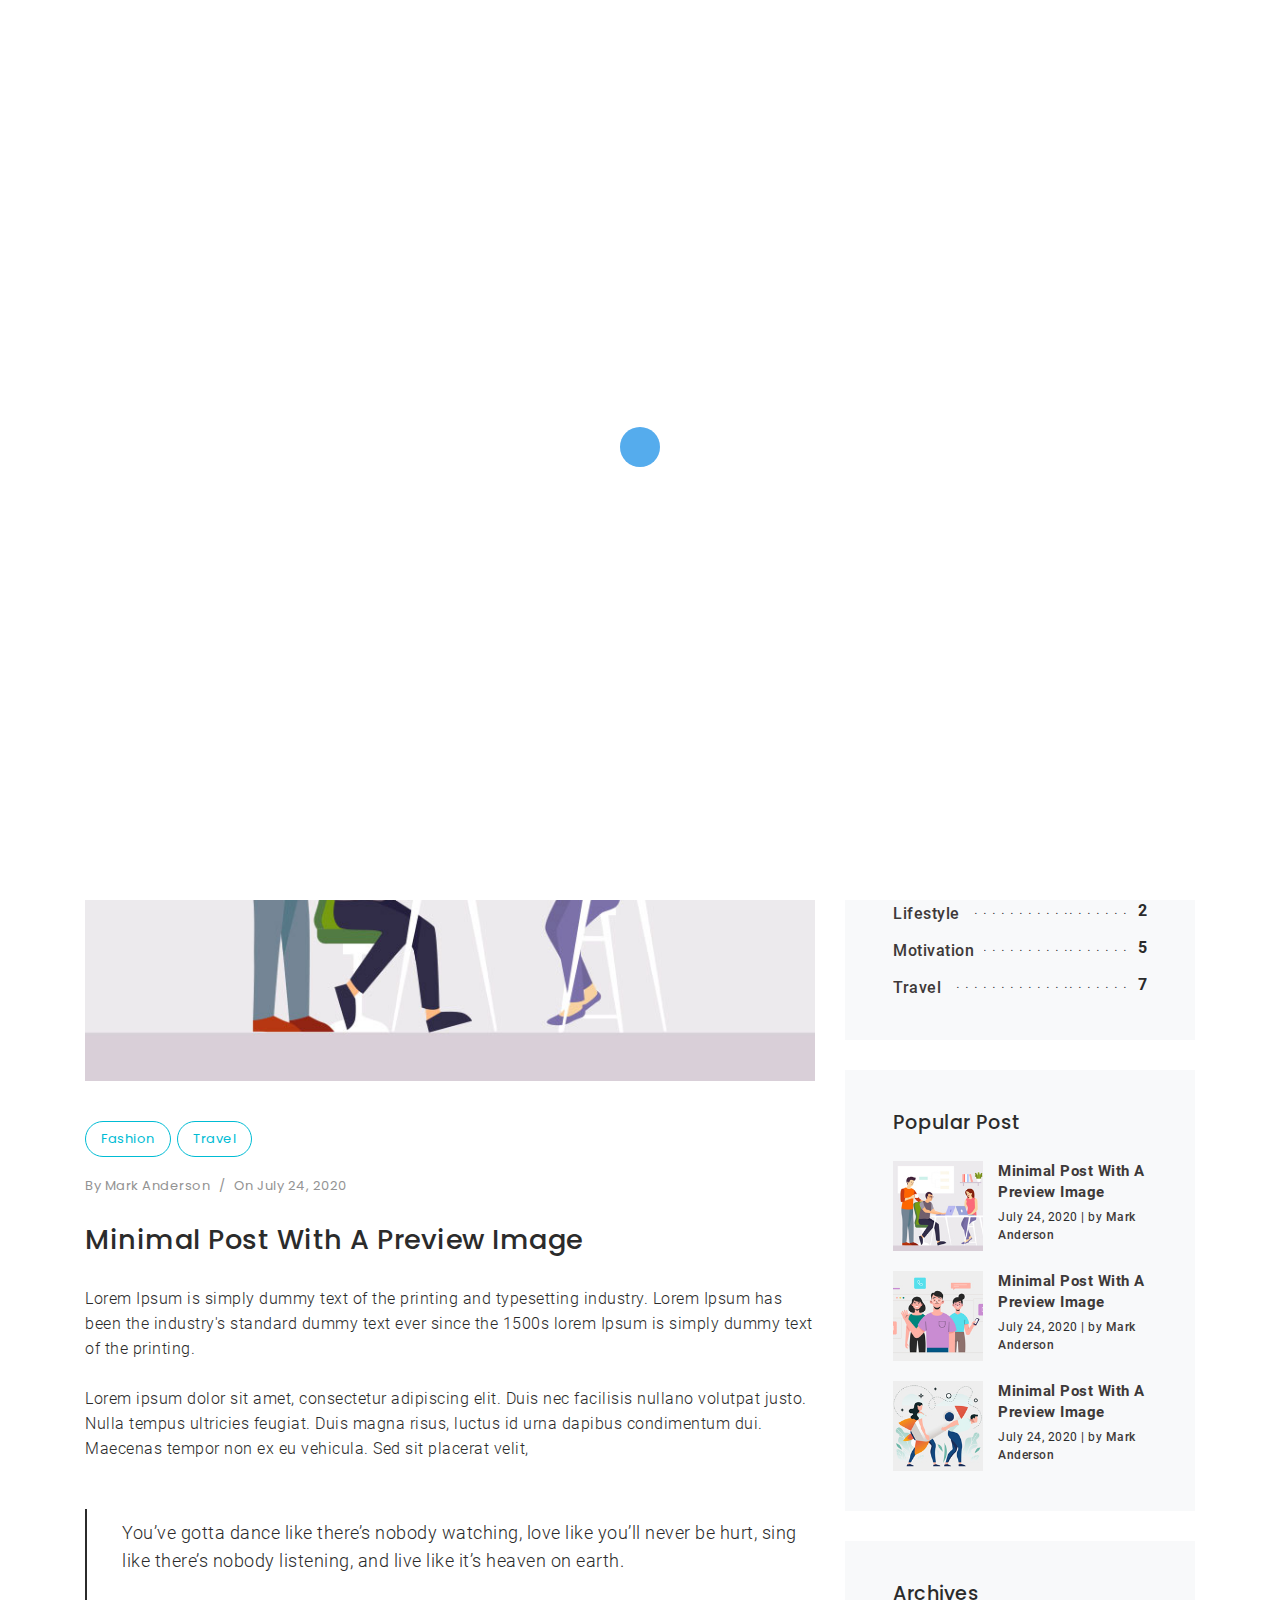
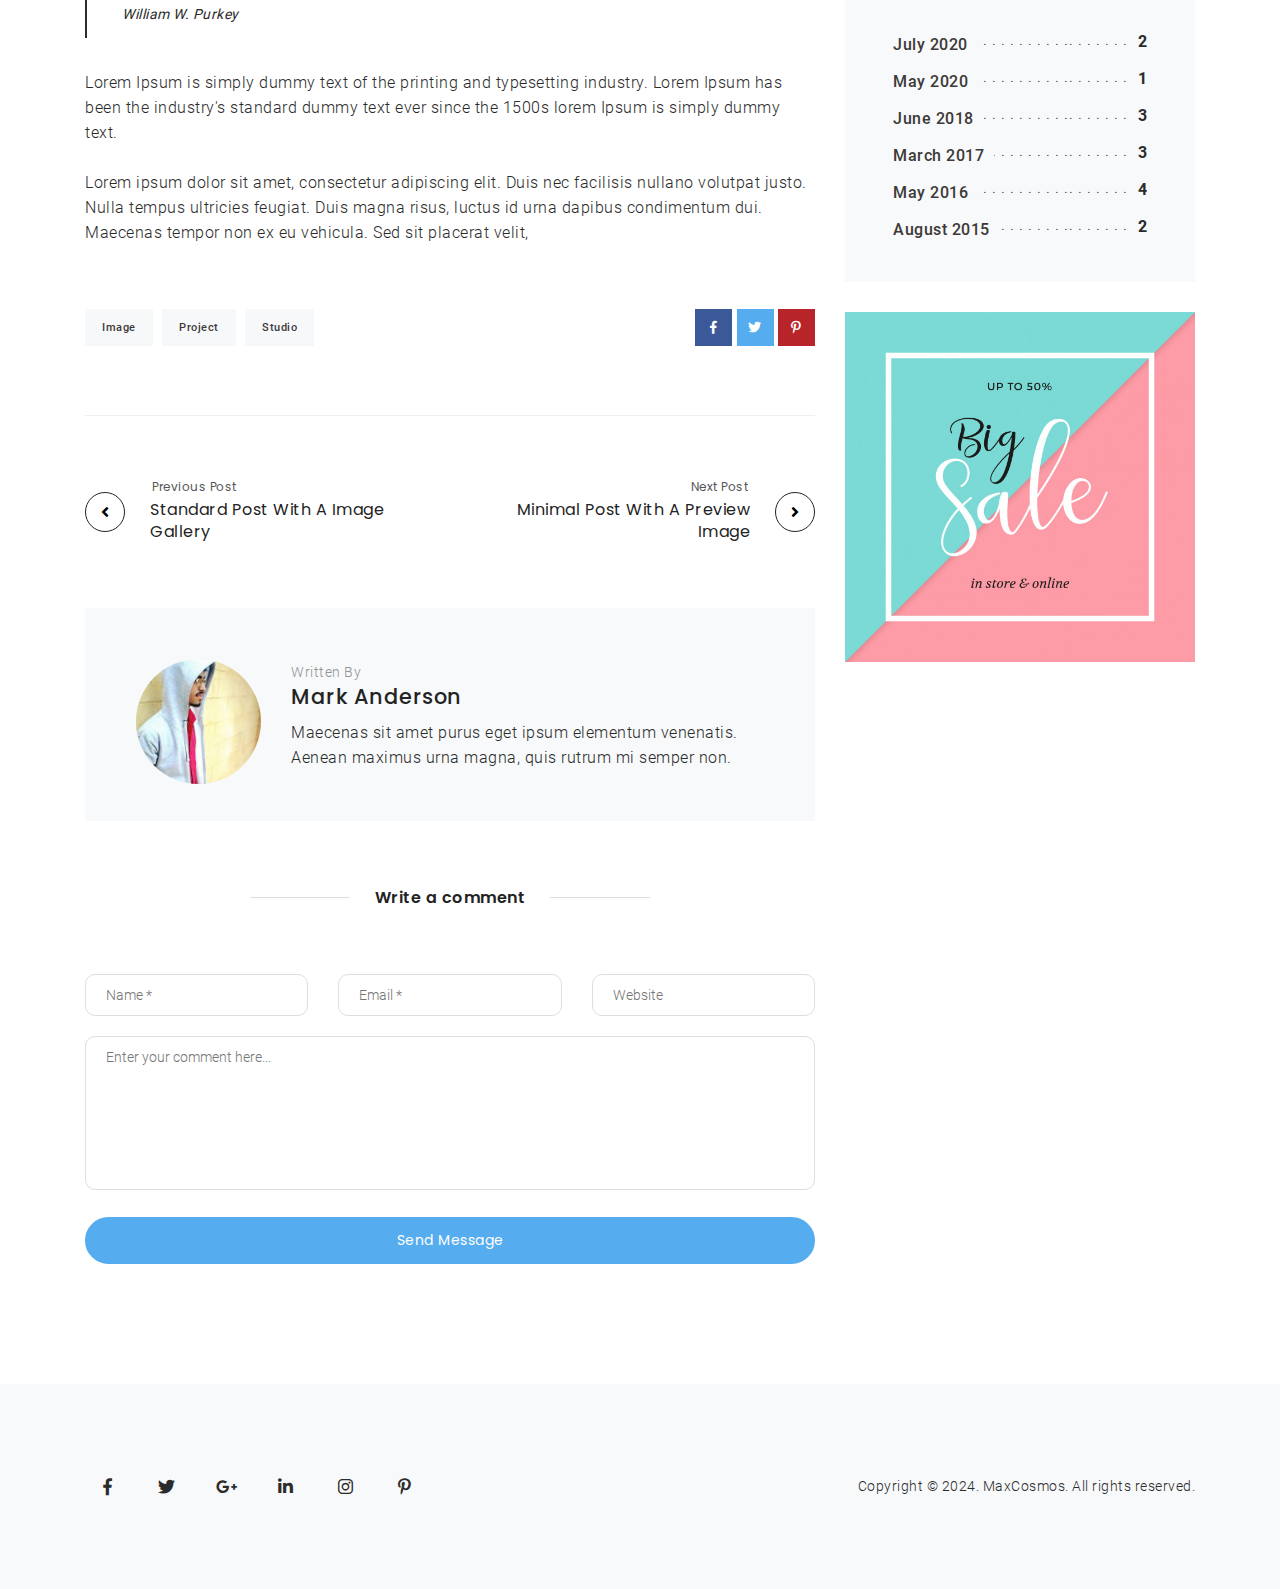
<file: blog-details.html>
<!DOCTYPE html>
<html lang="en">
<head>
    <!-- Meta Tags -->
    <meta charset="utf-8">
    <meta name="viewport" content="width=device-width, initial-scale=1, shrink-to-fit=no">
    <!-- Page Title -->
    <title>MegaOne - Resume</title>
    <!-- Favicon -->
    
    <!-- Bundle -->
    <link rel="stylesheet" href="static/css/bundle.min.css">
    <link rel="stylesheet" href="static/css/revolution-settings.min.css">
    <!-- Plugin Css -->
    <link rel="stylesheet" href="static/css/jquery.fancybox.min.css">
    <link rel="stylesheet" href="static/css/owl.carousel.min.css">
    <link rel="stylesheet" href="static/css/cubeportfolio.min.css">
    <!-- Style Sheet -->
    <link rel="stylesheet" href="static/css/style.css">
</head>

<body>

<!-- Preloader -->
<div class="preloader">
    <div class="centrize full-width">
        <div class="vertical-center">
            <div class="spinner">
                <div class="double-bounce1"></div>
                <div class="double-bounce2"></div>
            </div>
        </div>
    </div>
</div>
<!-- Preloader End -->

<!--Header Start-->
<header>

    <!--Navigation-->
    <nav class="navbar navbar-top-default navbar-expand-lg navbar-simple nav-line bg-white">
        <div class="container">
            <a href="index.html" title="Logo" class="logo">
                <!--Logo Default-->
                <img src="static/picture/logo.png" alt="logo" class="logo-dark">
            </a>

            <!--Nav Links-->
            <div class="collapse navbar-collapse" id="megaone">
                <div class="navbar-nav ml-auto">
                    <a class="nav-link" href="index.html#home">Home</a>
                    <a class="nav-link" href="index.html#about">About</a>
                    <a class="nav-link" href="index.html#services">Servics</a>
                    <a class="nav-link" href="index.html#portfolio">Work</a>
                    <a class="nav-link" href="index.html#client">Clients</a>
                    <a class="nav-link active" href="index.html#blog">Blog</a>
                    <a class="nav-link" href="index.html#contact">Contact</a>
                </div>
            </div>

            <!--Side Menu Button-->
            <a href="javascript:void(0)" class="sidemenu_btn" id="sidemenu_toggle">
                <span></span>
                <span></span>
                <span></span>
            </a>

        </div>
    </nav>

    <!--Side Nav-->
    <div class="side-menu hidden">
        <div class="inner-wrapper">
            <span class="btn-close" id="btn_sideNavClose"><i></i><i></i></span>
            <nav class="side-nav w-100">
                <ul class="navbar-nav">
                    <li class="nav-item">
                        <a class="nav-link" href="index.html#home">Home</a>
                    </li>
                    <li class="nav-item">
                        <a class="nav-link" href="index.html#about">About</a>
                    </li>
                    <li class="nav-item">
                        <a class="nav-link" href="index.html#services">Services</a>
                    </li>
                    <li class="nav-item">
                        <a class="nav-link" href="index.html#portfolio">Work</a>
                    </li>
                    <li class="nav-item">
                        <a class="nav-link" href="index.html#client">Services</a>
                    </li>
                    <li class="nav-item">
                        <a class="nav-link" href="index.html#blog">Blog</a>
                    </li>
                    <li class="nav-item">
                        <a class="nav-link" href="index.html#contact">Contact</a>
                    </li>
                </ul>
            </nav>

            <div class="side-footer text-white w-100">
                <ul class="social-icons-simple">
                    <li><a class="facebook-text-hvr" href="javascript:void(0)"><i class="fab fa-facebook-f"></i> </a> </li>
                    <li><a class="instagram-text-hvr" href="javascript:void(0)"><i class="fab fa-instagram"></i> </a> </li>
                    <li><a class="twitter-text-hvr" href="javascript:void(0)"><i class="fab fa-twitter"></i> </a> </li>
                </ul>
                
            </div>
        </div>
    </div>
    <a id="close_side_menu" href="javascript:void(0);"></a>
    <!-- End side menu -->

</header>
<!--Header End-->

<!--Banner Start-->
<section class="page-title cursor-light">
    <div class="bg-overlay bg-black opacity-5"></div>
    <div class="container">
        <h2 class="hide-cursor">Latest News</h2>
        <ul class="page-breadcrumb link">
            <li><a href="javascript:void(0);"><span class="icon fas fa-home"></span> home</a></li>
            <li>Latest News</li>
        </ul>
    </div>
</section>
<!--Banner End-->

<!--Blog Start-->
<section class="blog-single">
    <h2 class="d-none">hidden</h2>
    <div class="container">
        <div class="row">
            <div class="col-lg-8">
                <!--Post-->
                <article class="blog-classic">
                    <!--Thumbnail-->
                    <div class="post-thumbnail">
                    <img src="static/picture/news-1.jpg" alt="image">
                    </div>
                    <!--Post Meta-->
                    <div class="post-details alt-font">

                    <span class="post-categories">
                     <a href="javascript:void(0);" rel="category tag">Fashion</a>
                     <a href="javascript:void(0);" rel="category tag">Travel</a>
                    </span>

                    <span class="post-author">By <a href="javascript:void(0);">Mark Anderson</a></span>
                    <span class="post-separator">/</span>
                    <span class="post-date">On July 24, 2020</span>

                    </div>

                    <h2 class="post-title"><a href="javascript:void(0);" rel="bookmark">Minimal Post With A Preview Image</a></h2>

                    <div class="post-content">

                        <p class="mb-5">Lorem Ipsum is simply dummy text of the printing and typesetting industry.
                            Lorem Ipsum has been the industry's standard dummy text ever since the 1500s lorem Ipsum
                            is simply dummy text of the printing.<br><br>
                            Lorem ipsum dolor sit amet, consectetur adipiscing elit. Duis nec facilisis nullano volutpat justo. Nulla tempus ultricies feugiat. Duis magna risus, luctus id urna dapibus condimentum dui. Maecenas tempor non ex eu vehicula. Sed sit placerat velit,
                        </p>

                        <blockquote class="block-quote"><p> You’ve gotta dance like there’s nobody watching, love like you’ll never be hurt, sing like there’s nobody listening, and live like it’s heaven on earth.</p><cite> William W. Purkey  </cite></blockquote>

                        <p>
                            Lorem Ipsum is simply dummy text of the printing and typesetting industry.
                            Lorem Ipsum has been the industry's standard dummy text ever since the 1500s lorem Ipsum
                            is simply dummy text.<br><br>
                            Lorem ipsum dolor sit amet, consectetur adipiscing elit. Duis nec facilisis nullano volutpat justo. Nulla tempus ultricies feugiat. Duis magna risus, luctus id urna dapibus condimentum dui. Maecenas tempor non ex eu vehicula. Sed sit placerat velit,
                        </p>

                    </div>

                    <div class="footer-meta">
                        <div class="row">
                            <div class="col-6">
                                <div class="post-tags">
                                <span class="post_meta_item post_tags"><a href="javascript:void(0);" rel="tag">Image</a>
                                    <a href="javascript:void(0);" rel="tag">Project</a>
                                    <a href="javascript:void(0);" rel="tag">Studio</a>
                                </span>
                                </div>
                            </div>

                            <div class="col-6">
                                <div class="post-social social-icon-bg">
                                    <ul class="share-icons">
                                        <li><a class="facebook-bg-hvr" target="_blank" href="javascript:void(0);" title="Minimal Post With A Preview Image"><i class="fab fa-facebook-f"></i></a></li>
                                        <li><a class="twitter-bg-hvr" target="_blank" href="javascript:void(0);"><i class="fab fa-twitter"></i></a></li>
                                        <li><a class="pinterest-bg-hvr" target="_blank" href="javascript:void(0);"><i class="fab fa-pinterest-p"></i></a></li>
                                    </ul>
                                </div>
                            </div>


                        </div>
                    </div>

                </article>

                <!--Post Navigation-->
                <div class="post-navigation alt-font">
                    <div class="row d-flex align-items-center">

                        <div class="col-6">
                        <div class="post-previous">
                        <a href="javascript:void(0);" class="single-post-nav left d-flex align-items-center">
                        <i class="fa fa-angle-left"></i>
                        <div class="post-nav-content">
                            <p>Previous Post</p>
                            <h6>Standard Post With A Image Gallery</h6>
                        </div>
                        </a>
                        </div>
                        </div>
                        <div class="col-6">
                            <div class="post-next">
                        <a href="javascript:void(0);" class="single-post-nav right d-flex align-items-center">
                        <div class="post-nav-content">
                            <p>Next Post</p>
                            <h6>Minimal Post With A Preview Image</h6>
                        </div>
                        <i class="fa fa-angle-right"></i>
                    </a>

                    </div>
                        </div>
                        
                    </div>
                </div>
                
                <!--Author-->
                <div class="resume-author">
                    <div class="author-avatar">
                    <img alt="image" src="static/picture/author.jpg" class="avatar"></div>
                    <div class="author-content">
                        <span class="text-small">Written By</span>
                        <h6><a href="javascript:void(0);">Mark Anderson</a></h6>
                        <div class="author-description">
                            <p>Maecenas sit amet purus eget ipsum elementum venenatis. Aenean maximus urna magna, quis rutrum mi semper non.</p>
                        </div>
                    </div>
                </div>

                <!--Comment Area-->
                <div class="comments-area blog-comment" id="comments">
                        <div class="comment-form-title alt-font">
                            <span class="text-outside-line-full">Write a comment </span>
                        </div>
                            <form action="/" method="post" id="commentform" class="comment-form blog-comment-form" novalidate="">
                                <div class="row">
                                    <div class="col-lg-4">
                                        <input id="author" placeholder="Name *" class="input-field comment-fields" name="author" type="text" value="">
                                    </div>
                                    <div class="col-lg-4">
                                        <input id="email" placeholder="Email *" class="input-field comment-fields" name="email" type="email" value="">
                                    </div>
                                    <div class="col-lg-4">
                                        <input id="url" placeholder="Website" class="input-field medium-input comment-fields" name="url" type="url" value="">
                                    </div>
                                    <div class="col-md-12">
                                        <textarea id="comment" placeholder="Enter your comment here..." rows="8" class="input-field comment-fields" name="comment" required="required"></textarea>
                                        <a href="javascript:void(0);" type="submit" id="submit_btn" class="btn btn-large btn-rounded btn-blue d-block">Send Message</a>
                                    </div>
                                </div>
                            </form>
                        </div>

            </div>

            <div class="col-lg-4">

                <div class="resume-widget" id="secondary" role="complementary">

                    <!--Search Form-->
                    <aside class="widget widget_search">
                        <form method="get" id="searchform" action="javascript:void(0);" role="search">
                            <label class="sr-only" for="s">Search</label>
                            <div class="input-group">
                                <input class="field form-control" id="s" name="s" type="text" placeholder="Search …" value="">
                                <span class="input-group-append">
                                <button class="submit btn-search" id="searchsubmit" name="submit" type="submit"><i class="fas fa-search"></i></button>
		                        </span>
                            </div>
                        </form>
                    </aside>

                    <!--Categories-->
                    <aside class="widget widget_categories">
                    <h3 class="widget-title">Topics</h3>
                    <ul>
                    <li class="cat-item"><a href="javascript:void(0);">Art</a> <span class="dots"></span><span class="counts">5</span></li>
                    <li class="cat-item"><a href="javascript:void(0);">Fashion</a> <span class="dots"></span><span class="counts">4</span></li>
                    <li class="cat-item"><a href="javascript:void(0);">Lifestyle</a> <span class="dots"></span><span class="counts">2</span></li>
                    <li class="cat-item"><a href="javascript:void(0);">Motivation</a> <span class="dots"></span><span class="counts">5</span></li>
                    <li class="cat-item"><a href="javascript:void(0);">Travel</a> <span class="dots"></span><span class="counts">7</span></li>
                    </ul>
                    </aside>

                <aside class="widget latest_post_widget"><h3 class="widget-title">Popular Post</h3>
                    <ul class="blog-latest-post">
                        <!--Recent Post-->
                        <li><figure><a href="javascript:void(0);">
                        <img width="150" height="150" src="static/picture/news-1-150x150.jpg" class="attachment-thumbnail" alt="image">
                        </a></figure>
                        <div class="post-head"><a class="title" href="javascript:void(0);">Minimal Post With A Preview Image</a><span class="clearfix"></span>July 24, 2020 | by <a href="javascript:void(0);">Mark Anderson</a></div>
                        </li>
                        <!--Recent Post-->
                        <li><figure><a href="javascript:void(0);">
                            <img width="150" height="150" src="static/picture/news-2-150x150.jpg" class="attachment-thumbnail" alt="image">
                        </a></figure>
                            <div class="post-head"><a class="title" href="javascript:void(0);">Minimal Post With A Preview Image</a><span class="clearfix"></span>July 24, 2020 | by <a href="javascript:void(0);">Mark Anderson</a></div>
                        </li>
                        <!--Recent Post-->
                        <li><figure><a href="javascript:void(0);">
                            <img width="150" height="150" src="static/picture/news-3-150x150.jpg" class="attachment-thumbnail" alt="image">
                        </a></figure>
                            <div class="post-head"><a class="title" href="javascript:void(0);">Minimal Post With A Preview Image</a><span class="clearfix"></span>July 24, 2020 | by <a href="javascript:void(0);">Mark Anderson</a></div>
                        </li>
                    </ul>
                </aside>

                    <aside id="archives-2" class="widget widget_archive"><h3 class="widget-title">Archives</h3>
                    <ul>
                    <li><a href="javascript:void(0);">July 2020</a>&nbsp;<span class="dots"></span><span class="counts">2</span></li>
                    <li><a href="javascript:void(0);">May 2020</a>&nbsp;<span class="dots"></span><span class="counts">1</span></li>
                    <li><a href="javascript:void(0);">June 2018</a>&nbsp;<span class="dots"></span><span class="counts">3</span></li>
                    <li><a href="javascript:void(0);">March 2017</a>&nbsp;<span class="dots"></span><span class="counts">3</span></li>
                    <li><a href="javascript:void(0);">May 2016</a>&nbsp;<span class="dots"></span><span class="counts">4</span></li>
                    <li><a href="javascript:void(0);">August 2015</a>&nbsp;<span class="dots"></span><span class="counts">2</span></li>
                    </ul>
                    </aside>
                    <aside class="widget widget_media_image"><a href="javascript:void(0);"><img src="static/picture/advertisment.jpg" class="add-image" alt="image"></a></aside>
                    </div><!-- #secondary -->
            </div>
        </div>
    </div>
</section>
<!--Blog End-->

<!--Footer Start-->
<footer class="footer-style-1 bg-light">
    <div class="container">
        <div class="row align-items-center">
            <!--Social-->
            <div class="col-lg-6">
                <div class="footer-social text-lg-left">
                    <ul class="list-unstyled">
                        <li><a class="wow fadeInUp" href="javascript:void(0);"><i aria-hidden="true" class="fab fa-facebook-f"></i></a></li>
                        <li><a class="wow fadeInDown" href="javascript:void(0);"><i aria-hidden="true" class="fab fa-twitter"></i></a></li>
                        <li><a class="wow fadeInUp" href="javascript:void(0);"><i aria-hidden="true" class="fab fa-google-plus-g"></i></a></li>
                        <li><a class="wow fadeInDown" href="javascript:void(0);"><i aria-hidden="true" class="fab fa-linkedin-in"></i></a></li>
                        <li><a class="wow fadeInUp" href="javascript:void(0);"><i aria-hidden="true" class="fab fa-instagram"></i></a></li>
                        <li><a class="wow fadeInDown" href="javascript:void(0);"><i aria-hidden="true" class="fab fa-pinterest-p"></i></a></li>
                    </ul>
                </div>
            </div>
            <!--Text-->
            <div class="col-lg-6 text-lg-right">
                <p class="company-about fadeIn">Copyright &copy; 2024. MaxCosmos. All rights reserved.</p>
            </div>
        </div>
    </div>
</footer>
<!--Footer End-->

<!--Scroll Top Start-->
<span class="scroll-top-arrow"><i class="fas fa-angle-up"></i></span>
<!--Scroll Top End-->

<!-- JavaScript -->
<script src="static/js/bundle.min.js"></script>
<!-- Plugin Js -->
<script src="static/js/jquery.appear.js"></script>
<script src="static/js/jquery.fancybox.min.js"></script>
<script src="static/js/owl.carousel.min.js"></script>
<script src="static/js/parallaxie.min.js"></script>
<script src="static/js/wow.min.js"></script>
<script src="static/js/jquery.cubeportfolio.min.js"></script>
<!-- REVOLUTION JS FILES -->
<script src="static/js/jquery.themepunch.tools.min.js"></script>
<script src="static/js/jquery.themepunch.revolution.min.js"></script>
<!-- SLIDER REVOLUTION EXTENSIONS -->
<script src="static/js/revolution.extension.actions.min.js"></script>
<script src="static/js/revolution.extension.carousel.min.js"></script>
<script src="static/js/revolution.extension.kenburn.min.js"></script>
<script src="static/js/revolution.extension.layeranimation.min.js"></script>
<script src="static/js/revolution.extension.migration.min.js"></script>
<script src="static/js/revolution.extension.migration.min.js"></script>
<script src="static/js/revolution.extension.parallax.min.js"></script>
<script src="static/js/revolution.extension.slideanims.min.js"></script>
<script src="static/js/revolution.extension.video.min.js"></script>
<!-- custom script -->
<script src="static/js/script.js"></script>

</body>
</html>
</file>
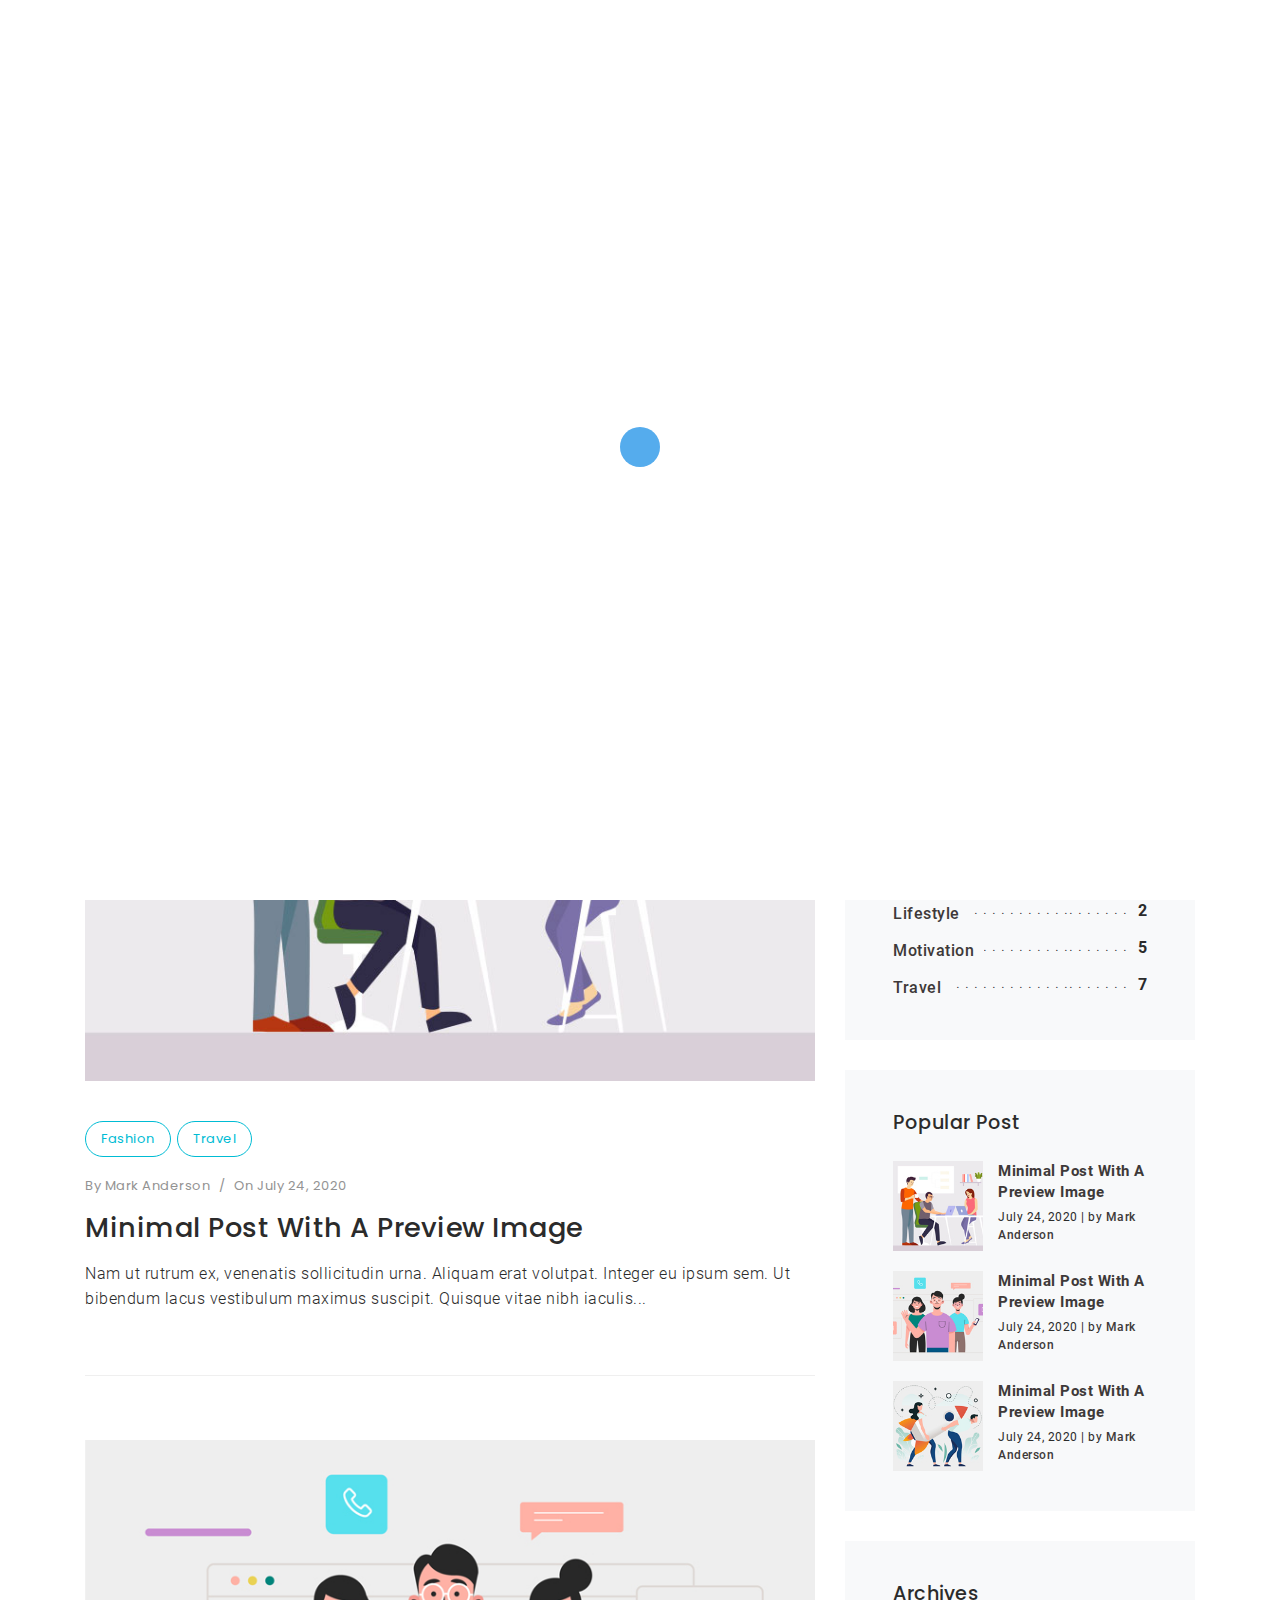
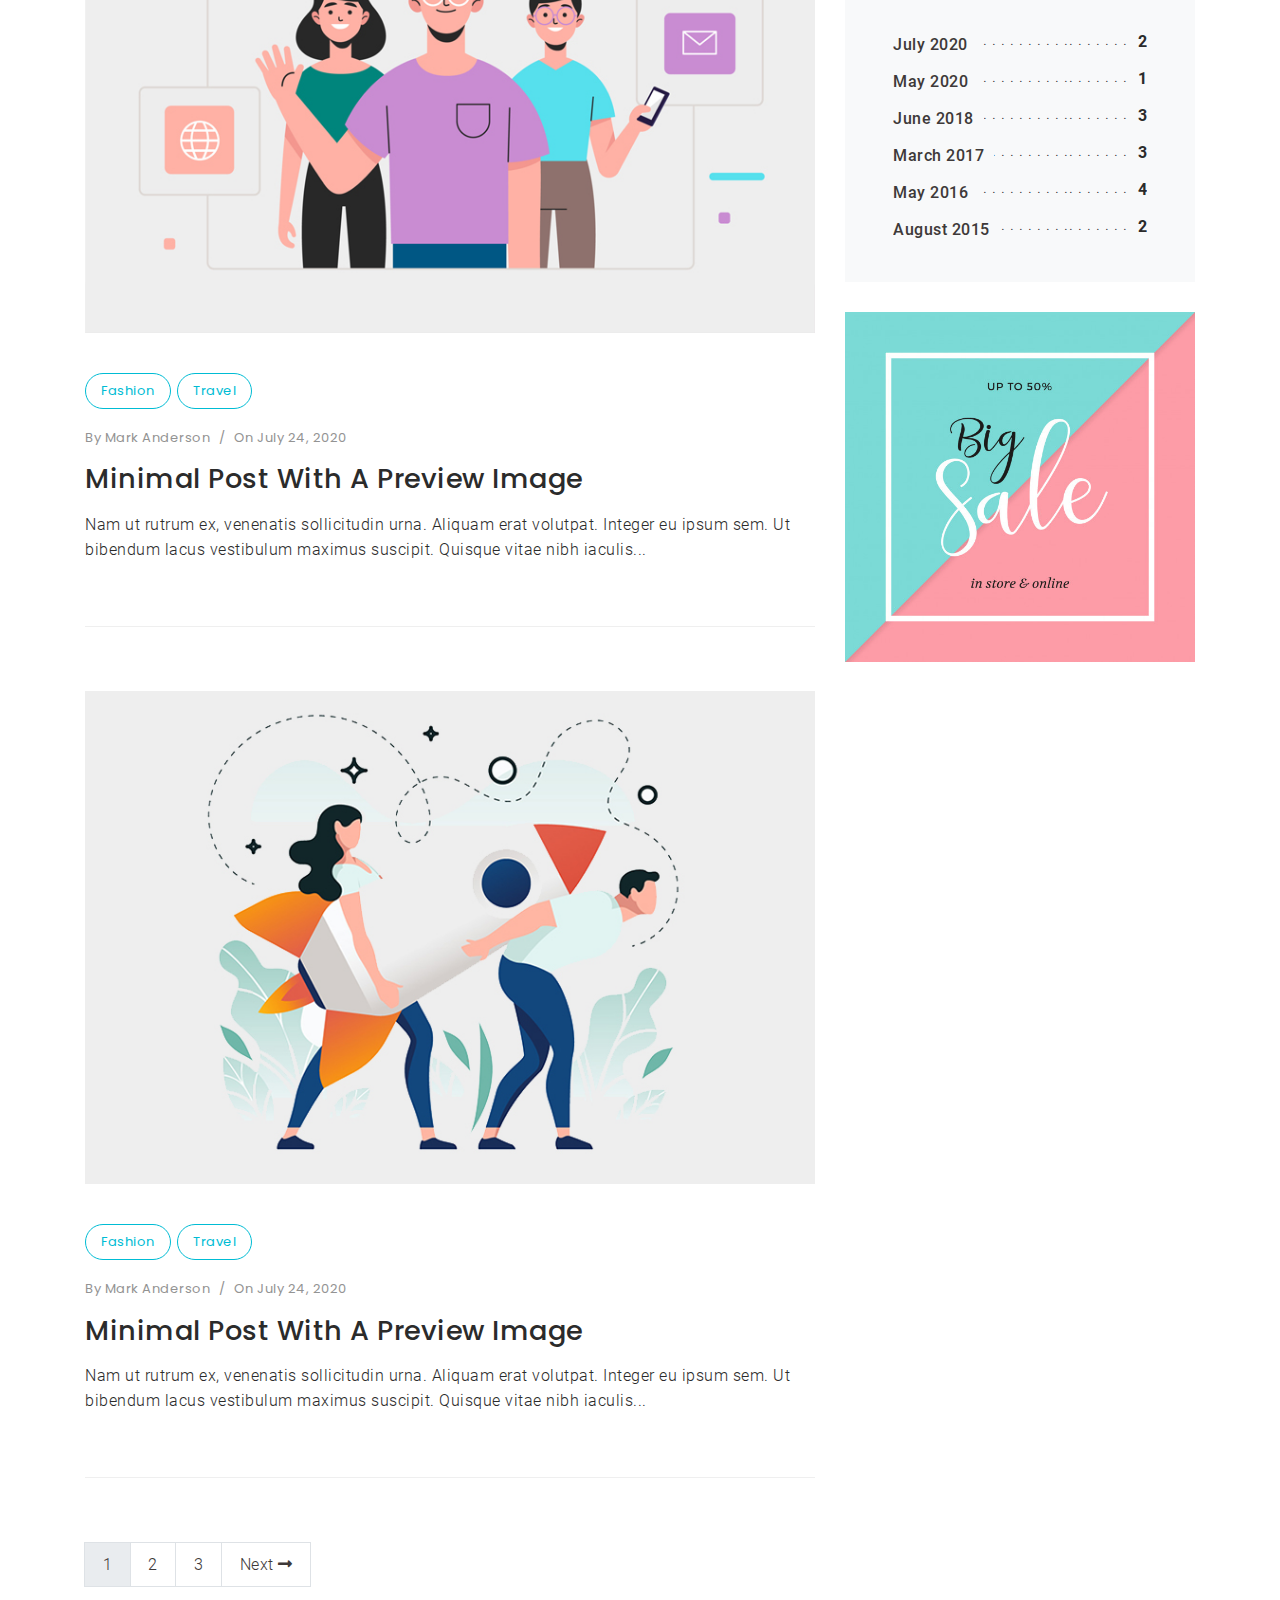
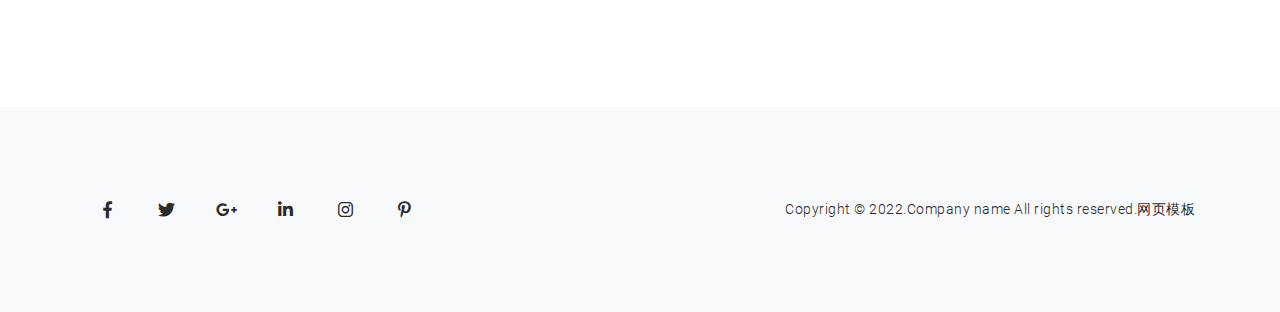
<file: blog-list.html>
<!DOCTYPE html>
<html lang="en">
<head>
    <!-- Meta Tags -->
    <meta charset="utf-8">
    <meta name="viewport" content="width=device-width, initial-scale=1, shrink-to-fit=no">
    <!-- Page Title -->
    <title>MegaOne - Resume</title>
    <!-- Favicon -->
    
    <!-- Bundle -->
    <link rel="stylesheet" href="static/css/bundle.min.css">
    <link rel="stylesheet" href="static/css/revolution-settings.min.css">
    <!-- Plugin Css -->
    <link rel="stylesheet" href="static/css/jquery.fancybox.min.css">
    <link rel="stylesheet" href="static/css/owl.carousel.min.css">
    <link rel="stylesheet" href="static/css/cubeportfolio.min.css">
    <!-- Style Sheet -->
    <link rel="stylesheet" href="static/css/style.css">
</head>

<body>

<!-- Preloader -->
<div class="preloader">
    <div class="centrize full-width">
        <div class="vertical-center">
            <div class="spinner">
                <div class="double-bounce1"></div>
                <div class="double-bounce2"></div>
            </div>
        </div>
    </div>
</div>
<!-- Preloader End -->

<!--Header Start-->
<header>

    <!--Navigation-->
    <nav class="navbar navbar-top-default navbar-expand-lg navbar-simple nav-line bg-white">
        <div class="container">
            <a href="index.html" title="Logo" class="logo">
                <!--Logo Default-->
                <img src="static/picture/logo.png" alt="logo" class="logo-dark">
            </a>

            <!--Nav Links-->
            <div class="collapse navbar-collapse" id="megaone">
                <div class="navbar-nav ml-auto">
                    <a class="nav-link" href="index.html#home">Home</a>
                    <a class="nav-link" href="index.html#about">About</a>
                    <a class="nav-link" href="index.html#services">Servics</a>
                    <a class="nav-link" href="index.html#portfolio">Work</a>
                    <a class="nav-link" href="index.html#client">Clients</a>
                    <a class="nav-link active" href="index.html#blog">Blog</a>
                    <a class="nav-link" href="index.html#contact">Contact</a>
                </div>
            </div>

            <!--Side Menu Button-->
            <a href="javascript:void(0)" class="sidemenu_btn" id="sidemenu_toggle">
                <span></span>
                <span></span>
                <span></span>
            </a>

        </div>
    </nav>

    <!--Side Nav-->
    <div class="side-menu hidden">
        <div class="inner-wrapper">
            <span class="btn-close" id="btn_sideNavClose"><i></i><i></i></span>
            <nav class="side-nav w-100">
                <ul class="navbar-nav">
                    <li class="nav-item">
                        <a class="nav-link" href="index.html#home">Home</a>
                    </li>
                    <li class="nav-item">
                        <a class="nav-link" href="index.html#about">About</a>
                    </li>
                    <li class="nav-item">
                        <a class="nav-link" href="index.html#services">Services</a>
                    </li>
                    <li class="nav-item">
                        <a class="nav-link" href="index.html#portfolio">Work</a>
                    </li>
                    <li class="nav-item">
                        <a class="nav-link" href="index.html#client">Services</a>
                    </li>
                    <li class="nav-item">
                        <a class="nav-link" href="index.html#blog">Blog</a>
                    </li>
                    <li class="nav-item">
                        <a class="nav-link" href="index.html#contact">Contact</a>
                    </li>
                </ul>
            </nav>

            <div class="side-footer text-white w-100">
                <ul class="social-icons-simple">
                    <li><a class="facebook-text-hvr" href="javascript:void(0)"><i class="fab fa-facebook-f"></i> </a> </li>
                    <li><a class="instagram-text-hvr" href="javascript:void(0)"><i class="fab fa-instagram"></i> </a> </li>
                    <li><a class="twitter-text-hvr" href="javascript:void(0)"><i class="fab fa-twitter"></i> </a> </li>
                </ul>
                
            </div>
        </div>
    </div>
    <a id="close_side_menu" href="javascript:void(0);"></a>
    <!-- End side menu -->

</header>
<!--Header End-->

<!--Banner Start-->
<section class="page-title cursor-light">
    <div class="bg-overlay bg-black opacity-5"></div>
    <div class="container">
        <h2 class="hide-cursor">Latest News</h2>
        <ul class="page-breadcrumb link">
            <li><a href="javascript:void(0);"><span class="icon fas fa-home"></span> home</a></li>
            <li>Latest News</li>
        </ul>
    </div>
</section>
<!--Banner End-->

<!--Blog Start-->
<section class="blog-default">
    <h2 class="d-none">hidden</h2>
    <div class="container">
        <div class="row">
            <div class="col-lg-8">
                <!--Post-->
                <article class="blog-classic">
                    <!--Thumbnail-->
                    <div class="post-thumbnail">
                        <img src="static/picture/news-1.jpg" alt="image">
                    </div>
                    <!--Post Meta-->
                    <div class="post-details alt-font">

                    <span class="post-categories">
                     <a href="javascript:void(0);" rel="category tag">Fashion</a>
                     <a href="javascript:void(0);" rel="category tag">Travel</a>
                    </span>

                        <span class="post-author">By <a href="javascript:void(0);">Mark Anderson</a></span>
                        <span class="post-separator">/</span>
                        <span class="post-date">On July 24, 2020</span>

                    </div>

                    <h2 class="post-title"><a href="blog-details.html" rel="bookmark">Minimal Post With A Preview Image</a></h2>

                    <div class="post-content">

                        <p>Nam ut rutrum ex, venenatis sollicitudin urna. Aliquam erat volutpat. Integer eu ipsum sem.
                            Ut bibendum lacus vestibulum maximus suscipit. Quisque vitae nibh iaculis...</p>

                    </div>
                </article>
                <!--Post-->
                <article class="blog-classic">
                    <!--Thumbnail-->
                    <div class="post-thumbnail">
                        <img src="static/picture/news-2.jpg" alt="image">
                    </div>
                    <!--Post Meta-->
                    <div class="post-details alt-font">

                    <span class="post-categories">
                     <a href="javascript:void(0);" rel="category tag">Fashion</a>
                     <a href="javascript:void(0);" rel="category tag">Travel</a>
                    </span>

                        <span class="post-author">By <a href="javascript:void(0);">Mark Anderson</a></span>
                        <span class="post-separator">/</span>
                        <span class="post-date">On July 24, 2020</span>

                    </div>

                    <h2 class="post-title"><a href="blog-details.html" rel="bookmark">Minimal Post With A Preview Image</a></h2>

                    <div class="post-content">

                        <p>Nam ut rutrum ex, venenatis sollicitudin urna. Aliquam erat volutpat. Integer eu ipsum sem.
                            Ut bibendum lacus vestibulum maximus suscipit. Quisque vitae nibh iaculis...</p>

                    </div>
                </article>
                <!--Post-->
                <article class="blog-classic">
                    <!--Thumbnail-->
                    <div class="post-thumbnail">
                        <img src="static/picture/news-3.jpg" alt="image">
                    </div>
                    <!--Post Meta-->
                    <div class="post-details alt-font">

                    <span class="post-categories">
                     <a href="javascript:void(0);" rel="category tag">Fashion</a>
                     <a href="javascript:void(0);" rel="category tag">Travel</a>
                    </span>

                        <span class="post-author">By <a href="javascript:void(0);">Mark Anderson</a></span>
                        <span class="post-separator">/</span>
                        <span class="post-date">On July 24, 2020</span>

                    </div>

                    <h2 class="post-title"><a href="blog-details.html" rel="bookmark">Minimal Post With A Preview Image</a></h2>

                    <div class="post-content">

                        <p>Nam ut rutrum ex, venenatis sollicitudin urna. Aliquam erat volutpat. Integer eu ipsum sem.
                            Ut bibendum lacus vestibulum maximus suscipit. Quisque vitae nibh iaculis...</p>

                    </div>
                </article>
                <!--Post Navigation-->
                <nav class="pagination blog-post-navigation" aria-label="Posts navigation">
                    <a class="page-link current" href="javascript:void(0);">1</a>
                    <a class="page-link" href="javascript:void(0);">2</a>
                    <a class="page-link" href="javascript:void(0);">3</a>
                    <a class="next page-link" href="javascript:void(0);">
                        <span class="pagination-next">Next</span> <i class="fas fa-long-arrow-alt-right"></i> </a>
                </nav>
            </div>
            <div class="col-lg-4">

                <div class="resume-widget" id="secondary" role="complementary">

                    <!--Search Form-->
                    <aside class="widget widget_search">
                        <form method="get" id="searchform" action="javascript:void(0);" role="search">
                            <label class="sr-only" for="s">Search</label>
                            <div class="input-group">
                                <input class="field form-control" id="s" name="s" type="text" placeholder="Search …" value="">
                                <span class="input-group-append">
                                <button class="submit btn-search" id="searchsubmit" name="submit" type="submit"><i class="fas fa-search"></i></button>
		                        </span>
                            </div>
                        </form>
                    </aside>

                    <!--Categories-->
                    <aside class="widget widget_categories">
                        <h3 class="widget-title">Topics</h3>
                        <ul>
                            <li class="cat-item"><a href="javascript:void(0);">Art</a> <span class="dots"></span><span class="counts">5</span></li>
                            <li class="cat-item"><a href="javascript:void(0);">Fashion</a> <span class="dots"></span><span class="counts">4</span></li>
                            <li class="cat-item"><a href="javascript:void(0);">Lifestyle</a> <span class="dots"></span><span class="counts">2</span></li>
                            <li class="cat-item"><a href="javascript:void(0);">Motivation</a> <span class="dots"></span><span class="counts">5</span></li>
                            <li class="cat-item"><a href="javascript:void(0);">Travel</a> <span class="dots"></span><span class="counts">7</span></li>
                        </ul>
                    </aside>

                    <aside class="widget latest_post_widget"><h3 class="widget-title">Popular Post</h3>
                        <ul class="blog-latest-post">
                            <!--Recent Post-->
                            <li><figure><a href="javascript:void(0);">
                                <img width="150" height="150" src="static/picture/news-1-150x150.jpg" class="attachment-thumbnail" alt="image">
                            </a></figure>
                                <div class="post-head"><a class="title" href="javascript:void(0);">Minimal Post With A Preview Image</a><span class="clearfix"></span>July 24, 2020 | by <a href="javascript:void(0);">Mark Anderson</a></div>
                            </li>
                            <!--Recent Post-->
                            <li><figure><a href="javascript:void(0);">
                                <img width="150" height="150" src="static/picture/news-2-150x150.jpg" class="attachment-thumbnail" alt="image">
                            </a></figure>
                                <div class="post-head"><a class="title" href="javascript:void(0);">Minimal Post With A Preview Image</a><span class="clearfix"></span>July 24, 2020 | by <a href="javascript:void(0);">Mark Anderson</a></div>
                            </li>
                            <!--Recent Post-->
                            <li><figure><a href="javascript:void(0);">
                                <img width="150" height="150" src="static/picture/news-3-150x150.jpg" class="attachment-thumbnail" alt="image">
                            </a></figure>
                                <div class="post-head"><a class="title" href="javascript:void(0);">Minimal Post With A Preview Image</a><span class="clearfix"></span>July 24, 2020 | by <a href="javascript:void(0);">Mark Anderson</a></div>
                            </li>
                        </ul>
                    </aside>

                    <aside id="archives-2" class="widget widget_archive"><h3 class="widget-title">Archives</h3>
                        <ul>
                            <li><a href="javascript:void(0);">July 2020</a>&nbsp;<span class="dots"></span><span class="counts">2</span></li>
                            <li><a href="javascript:void(0);">May 2020</a>&nbsp;<span class="dots"></span><span class="counts">1</span></li>
                            <li><a href="javascript:void(0);">June 2018</a>&nbsp;<span class="dots"></span><span class="counts">3</span></li>
                            <li><a href="javascript:void(0);">March 2017</a>&nbsp;<span class="dots"></span><span class="counts">3</span></li>
                            <li><a href="javascript:void(0);">May 2016</a>&nbsp;<span class="dots"></span><span class="counts">4</span></li>
                            <li><a href="javascript:void(0);">August 2015</a>&nbsp;<span class="dots"></span><span class="counts">2</span></li>
                        </ul>
                    </aside>
                    <aside class="widget widget_media_image"><a href="javascript:void(0);"><img src="static/picture/advertisment.jpg" class="add-image" alt="image"></a></aside>
                </div><!-- #secondary -->

            </div>
        </div>
    </div>
</section>
<!--Blog End-->

<!--Footer Start-->
<footer class="footer-style-1 bg-light">
    <div class="container">
        <div class="row align-items-center">
            <!--Social-->
            <div class="col-lg-6">
                <div class="footer-social text-lg-left">
                    <ul class="list-unstyled">
                        <li><a class="wow fadeInUp" href="javascript:void(0);"><i aria-hidden="true" class="fab fa-facebook-f"></i></a></li>
                        <li><a class="wow fadeInDown" href="javascript:void(0);"><i aria-hidden="true" class="fab fa-twitter"></i></a></li>
                        <li><a class="wow fadeInUp" href="javascript:void(0);"><i aria-hidden="true" class="fab fa-google-plus-g"></i></a></li>
                        <li><a class="wow fadeInDown" href="javascript:void(0);"><i aria-hidden="true" class="fab fa-linkedin-in"></i></a></li>
                        <li><a class="wow fadeInUp" href="javascript:void(0);"><i aria-hidden="true" class="fab fa-instagram"></i></a></li>
                        <li><a class="wow fadeInDown" href="javascript:void(0);"><i aria-hidden="true" class="fab fa-pinterest-p"></i></a></li>
                    </ul>
                </div>
            </div>
            <!--Text-->
            <div class="col-lg-6 text-lg-right">
                <p class="company-about fadeIn">Copyright &copy; 2022.Company name All rights reserved.<a target="_blank" href="https://sc.chinaz.com/moban/">&#x7F51;&#x9875;&#x6A21;&#x677F;</a>
                </p>
            </div>
        </div>
    </div>
</footer>
<!--Footer End-->

<!--Scroll Top Start-->
<span class="scroll-top-arrow"><i class="fas fa-angle-up"></i></span>
<!--Scroll Top End-->

<!-- JavaScript -->
<script src="static/js/bundle.min.js"></script>
<!-- Plugin Js -->
<script src="static/js/jquery.appear.js"></script>
<script src="static/js/jquery.fancybox.min.js"></script>
<script src="static/js/owl.carousel.min.js"></script>
<script src="static/js/parallaxie.min.js"></script>
<script src="static/js/wow.min.js"></script>
<script src="static/js/jquery.cubeportfolio.min.js"></script>
<!-- REVOLUTION JS FILES -->
<script src="static/js/jquery.themepunch.tools.min.js"></script>
<script src="static/js/jquery.themepunch.revolution.min.js"></script>
<!-- SLIDER REVOLUTION EXTENSIONS -->
<script src="static/js/revolution.extension.actions.min.js"></script>
<script src="static/js/revolution.extension.carousel.min.js"></script>
<script src="static/js/revolution.extension.kenburn.min.js"></script>
<script src="static/js/revolution.extension.layeranimation.min.js"></script>
<script src="static/js/revolution.extension.migration.min.js"></script>
<script src="static/js/revolution.extension.migration.min.js"></script>
<script src="static/js/revolution.extension.parallax.min.js"></script>
<script src="static/js/revolution.extension.slideanims.min.js"></script>
<script src="static/js/revolution.extension.video.min.js"></script>
<!-- custom script -->
<script src="static/js/script.js"></script>

</body>
</html>
</file>
<file: static/css/style.css>
/* ===================================
    About
====================================== */

/*
    Theme Name: MegaOne
    Theme URI:
    Author: Themes Industry
    Author URI:
    Description: One Page Parallax Template
    Tags: one page, multipurpose, parallax, creative, html5

 */

/* ===================================
    Table of Content
====================================== */

/*  - Fonts
    - General
    - Fonts
    - Social Icon Hover
    - Header And Navigation
    - Slider
    - About
    - Team
    - Portfolio
    - Price
    - Parallax
    - Testimonial
    - Client
    - Blog
    - Contact
    - Map
    - Footer
    - Loader
    - Media Queries   */

/* ===================================
    Google font
====================================== */

@import url('css.css');
@import url('css1.css');


.main-font {
    font-family: 'Roboto', sans-serif;
}

.alt-font {
    font-family: 'Poppins', sans-serif;
}


/* ===================================
    General
====================================== */

body {
    font-family: 'Roboto', sans-serif;
    font-size: 16px;
    color: #2b2b2b;
    font-weight: 300;
    line-height: 25px;
    width: 100%;
    overflow-x: hidden
}

.h1, .h2, .h3, .h4, .h5, .h6, h1, h2, h3, h4, h5, h6 {
    line-height: 1.2;
    font-weight: 500;
    font-family: 'Poppins', sans-serif;
}

a, *::before, *::after, img, span, input, button, .navbar, .fixedmenu, .tp-bullet, .owl-dot, .owl-prev, .owl-next {
    transition: ease-in-out 0.2s;
    -webkit-transition: ease-in-out 0.2s;
    -moz-transition: ease-in-out 0.2s;
    -ms-transition: ease-in-out 0.2s;
    -o-transition: ease-in-out 0.2s;
}

section, .section-padding {
    position: relative;
    overflow: hidden;
}

.section-top-margin {
    margin-top: 7.5rem;
}

a {
    color: inherit;
    text-decoration: none;
}

.rev_slider_wrapper {
    width: 100% !important;
}

.btn.focus, .btn:focus {
    -webkit-box-shadow: none;
    box-shadow: none;
}

p:last-child {
    margin-bottom: 0 !important;
}

.fa, .far, .fas {
    display: inline;
}

a:active, a:hover {
    color: #55ACEE;
}

blockquote {
    border-left: 2px solid;
    padding: 10px 15px 10px 35px;
    margin: 25px 0;
    font-size: 18px;
    line-height: 28px;
    margin-top: 32px;
    margin-bottom: 32px;
}

blockquote > cite {
    font-weight: 400;
    font-size: 14px;
    display: block;
}

.hidden {
    display: none;
}

section {
    padding: 7.5rem 0;
}

/* transition none */
.no-transition * {
    transition-timing-function: initial;
    -moz-transition-timing-function: initial;
    -webkit-transition-timing-function: initial;
    -o-transition-timing-function: initial;
    -ms-transition-timing-function: initial;
    transition-duration: 0s;
    -moz-transition-duration: 0s;
    -webkit-transition-duration: 0s;
    -o-transition-duration: 0s;
    -ms-transition-duration: 0s;
}

/* overlay */
.bg-overlay {
    position: absolute;
    top: 0;
    left: 0;
    width: 100%;
    height: 100%;
}

/* opacity */
.opacity-full {
    opacity: 1;
}

.opacity-3 {
    opacity: .3;
}

.opacity-4 {
    opacity: .4;
}

.opacity-5 {
    opacity: .5;
}

.opacity-6 {
    opacity: .6;
}

.opacity-7 {
    opacity: .7;
}

.opacity-8 {
    opacity: .8;
}

.opacity-9 {
    opacity: .9;
}

/*font-weight*/
.font-weight-100 {
    font-weight: 100;
}

.font-weight-300 {
    font-weight: 300;
}

.font-weight-500 {
    font-weight: 500;
}

.font-weight-600 {
    font-weight: 600;
}

/* button */
.btn {
    -webkit-appearance: initial;
    overflow: hidden;
    position: -webkit-sticky;
    position: sticky;
    z-index: 2;
    display: inline-block;
    font-size: 17px;
    border: 2px solid transparent;
    letter-spacing: .5px;
    line-height: inherit;
    border-radius: 0;
    text-transform: capitalize;
    width: auto;
    font-family: 'Poppins', sans-serif;
    font-weight: 500;
    -webkit-transition: all .5s ease;
    -o-transition: all .5s ease !important;
    transition: all .5s ease !important;
}

/* button size */
.btn.btn-small {
    font-size: 12px;
    padding: 4px 1.8em;
}

.btn.btn-medium {
    font-size: 12px;
    padding: 6px 1.8em;
}

.btn.btn-large {
    font-size: 14px;
    padding: 9px 34px;
    line-height: 1.8em;
}

.btn.btn-rounded {
    border-radius: 50px;
}

.btn-link, .btn-link:hover, .btn-link:focus {
    color: #55ACEE;
    text-decoration: none;
    padding: 0;
}

.btn-link::after {
    content: attr(data-text);
    display: inline-block;
    width: 0;
    height: 100%;
    position: absolute;
    top: 0;
    left: 0;
    white-space: nowrap;
    color: #86cd88;
    overflow: hidden;
    -webkit-transition: all 0.5s cubic-bezier(0, 0, 0.2, 1);
    -o-transition: all 0.5s cubic-bezier(0, 0, 0.2, 1);
    transition: all 0.5s cubic-bezier(0, 0, 0.2, 1);
}

.btn-link:hover::after {
    width: 100%;
}

/* button background */
.btn.btn-white {
    background: #ffffff;
    border-color: #ffffff;
    color: #585858
}

.btn.btn-white:hover, .btn.btn-white:focus {
    background: transparent !important;
    border-color: #ffffff;
    color: #ffffff !important
}

.btn.btn-transparent-white {
    background: transparent;
    border-color: #ffffff;
    color: #ffffff
}

.btn.btn-transparent-white:hover, .btn.btn-transparent-white:focus {
    background: #ffffff !important;
    color: #585858 !important
}

.btn.btn-transparent-black {
    background: transparent;
    border-color: #2b2b2b;
    color: #2b2b2b
}

.btn.btn-transparent-black:hover, .btn.btn-transparent-black:focus {
    background: #2b2b2b !important;
    color: #ffffff !important
}

.btn.btn-black {
    background: #2b2b2b;
    border-color: #2b2b2b;
    color: #ffffff
}

.btn.btn-black:hover, .btn.btn-black:focus {
    background: transparent !important;
    border-color: #2b2b2b;
    color: #2b2b2b !important
}

.btn.btn-blue {
    background: #55ACEE;
    border-color: #55ACEE;
    color: #ffffff
}

.btn.btn-blue:hover, .btn.btn-blue:focus {
    background: transparent !important;
    border-color: #55ACEE;
    color: #55ACEE !important
}

.btn.btn-hvr-white:hover, .btn.btn-hvr-white:focus {
    background: #ffffff !important;
    border-color: #ffffff;
    color: #585858 !important
}

/* background color */
.bg-main {
    background: #55ACEE;
}

.bg-black {
    background: #000000;
}

.bg-dark {
    background-color: #1d1d21 !important;
}

.bg-blue {
    background-color: #03a9f5;
}

.bg-pink {
    background-color: #f033b5;
}

.bg-purple {
    background-color: #9556f5;
}

/*Bg Gradient*/
.bg-gradient-1 {
    background: #ffd435;
    background: -webkit-gradient(linear, left top, right top, color-stop(2%, #ffd435), color-stop(82%, #55ACEE));
    background: -o-linear-gradient(left, #ffd435 2%, #55ACEE 82%);
    background: linear-gradient(to right, #ffd435 2%, #55ACEE 82%);
    filter: progid:DXImageTransform.Microsoft.gradient(startColorstr='@colorPrimary', endColorstr='@colorSecondary', GradientType=1);
    overflow: hidden;
}

/* text-color */
.main-color {
    color: #55ACEE;
}

/*Max Width*/
.mx-570 {
    max-width: 570px;
    display: inline-block;
}

/* ===================================
   Social Icon Bg
====================================== */

.social-icon-bg a i.fa-facebook-f {
    background-color: #3B5998;
}

.social-icon-bg a i.fa-twitter {
    background-color: #55ACEE;
}

.social-icon-bg a i.fa-google-plus {
    background-color: #DD4B39;
}

.social-icon-bg a i.fa-linkedin-in {
    background-color: #0976B4;
}

.social-icon-bg a i.fa-instagram {
    background-color: #c13584;
}

.social-icon-bg a i.fa-youtube {
    background-color: #dd4b39;
}

.social-icon-bg a i.fa-pinterest-p {
    background-color: #B7242A;
}

.social-icon-bg a i.fa-instagram {
    background-color: #e8715c;
}

.social-icon-bg a i.fa-vimeo {
    background-color: #1ab7ea;
}

.social-icon-bg a i.fa-vk {
    background-color: #4c75a3;
}

.social-icon-bg a i.fa-youtube {
    background-color: #cd201f;
}

.social-icon-bg a i.fa-pinterest {
    background-color: #bd081c;
}

.social-icon-bg a i.fa-tumblr {
    background-color: #34465d;
}

.social-icon-bg a i.fa-behance {
    background-color: #131418;
}

.social-icon-bg a i.fa-dribbble {
    background-color: #ea4c89;
}

.social-icon-bg a i.fa-google-plus {
    background-color: #dd4b39;
}

.social-icon-bg a i.fa-xing {
    background-color: #026466;
}

.social-icon-bg a i.fa-yelp {
    background-color: #af0606;
}

.social-icon-bg a i.fa-vine {
    background-color: #00b489;
}

/* ===================================
   Social Icon Bg Hover
====================================== */

.social-icon-bg-hvr a:hover i.fa-facebook-f {
    background-color: #3B5998;
}

.social-icon-bg-hvr a:hover i.fa-twitter {
    background-color: #55ACEE;
}

.social-icon-bg-hvr a:hover i.fa-google-plus {
    background-color: #DD4B39;
}

.social-icon-bg-hvr a:hover i.fa-linkedin-in {
    background-color: #0976B4;
}

.social-icon-bg-hvr a:hover i.fa-instagram {
    background-color: #c13584;
}

.social-icon-bg-hvr a:hover i.fa-youtube {
    background-color: #dd4b39;
}

.social-icon-bg-hvr a:hover i.fa-pinterest-p {
    background-color: #B7242A;
}

.social-icon-bg-hvr a:hover i.fa-instagram {
    background-color: #e8715c;
}

.social-icon-bg-hvr a:hover i.fa-vimeo {
    background-color: #1ab7ea;
}

.social-icon-bg-hvr a:hover i.fa-vk {
    background-color: #4c75a3;
}

.social-icon-bg-hvr a:hover i.fa-youtube {
    background-color: #cd201f;
}

.social-icon-bg-hvr a:hover i.fa-pinterest {
    background-color: #bd081c;
}

.social-icon-bg-hvr a:hover i.fa-tumblr {
    background-color: #34465d;
}

.social-icon-bg-hvr a:hover i.fa-behance {
    background-color: #131418;
}

.social-icon-bg-hvr a:hover i.fa-dribbble {
    background-color: #ea4c89;
}

.social-icon-bg-hvr a:hover i.fa-google-plus {
    background-color: #dd4b39;
}

.social-icon-bg-hvr a:hover i.fa-xing {
    background-color: #026466;
}

.social-icon-bg-hvr a:hover i.fa-yelp {
    background-color: #af0606;
}

.social-icon-bg-hvr a:hover i.fa-vine {
    background-color: #00b489;
}

/* ===================================
   Social Icon Color
====================================== */

.social-icon-clr a i.fa-facebook {
    color: #3B5998;
}

.social-icon-clr a i.fa-twitter {
    color: #55ACEE;
}

.social-icon-clr a i.fa-google-plus {
    color: #DD4B39;
}

.social-icon-clr a i.fa-linkedin-in {
    color: #0976B4;
}

.social-icon-clr a i.fa-instagram {
    color: #c13584;
}

.social-icon-clr a i.fa-youtube {
    color: #dd4b39;
}

.social-icon-clr a i.fa-pinterest-p {
    color: #B7242A;
}

.social-icon-clr a i.fa-instagram {
    color: #e8715c;
}

.social-icon-clr a i.fa-vimeo {
    color: #1ab7ea;
}

.social-icon-clr a i.fa-vk {
    color: #4c75a3;
}

.social-icon-clr a i.fa-youtube {
    color: #cd201f;
}

.social-icon-clr a i.fa-pinterest {
    color: #bd081c;
}

.social-icon-clr a i.fa-tumblr {
    color: #34465d;
}

.social-icon-clr a i.fa-behance {
    color: #131418;
}

.social-icon-clr a i.fa-dribbble {
    color: #ea4c89;
}

.social-icon-clr a i.fa-google-plus {
    color: #dd4b39;
}

.social-icon-clr a i.fa-xing {
    color: #026466;
}

.social-icon-clr a i.fa-yelp {
    color: #af0606;
}

.social-icon-clr a i.fa-vine {
    color: #00b489;
}

/* ===================================
   Social Icon Hover
====================================== */

.social-icon-clr-hvr a i:hover.fa-facebook {
    color: #3B5998;
}

.social-icon-clr-hvr a i:hover.fa-twitter {
    color: #55ACEE;
}

.social-icon-clr-hvr a i:hover.fa-google-plus {
    color: #DD4B39;
}

.social-icon-clr-hvr a i:hover.fa-linkedin-in {
    color: #0976B4;
}

.social-icon-clr-hvr a i:hover.fa-instagram {
    color: #c13584;
}

.social-icon-clr-hvr a i:hover.fa-youtube {
    color: #dd4b39;
}

.social-icon-clr-hvr a i:hover.fa-pinterest-p {
    color: #B7242A;
}

.social-icon-clr-hvr a i:hover.fa-instagram {
    color: #e8715c;
}

.social-icon-clr-hvr a i:hover.fa-vimeo {
    color: #1ab7ea;
}

.social-icon-clr-hvr a i:hover.fa-vk {
    color: #4c75a3;
}

.social-icon-clr-hvr a i:hover.fa-youtube {
    color: #cd201f;
}

.social-icon-clr-hvr a i:hover.fa-pinterest {
    color: #bd081c;
}

.social-icon-clr-hvr a i:hover.fa-tumblr {
    color: #34465d;
}

.social-icon-clr-hvr a i:hover.fa-behance {
    color: #131418;
}

.social-icon-clr-hvr a i:hover.fa-dribbble {
    color: #ea4c89;
}

.social-icon-clr-hvr a i:hover.fa-google-plus {
    color: #dd4b39;
}

.social-icon-clr-hvr a i:hover.fa-xing {
    color: #026466;
}

.social-icon-clr-hvr a i:hover.fa-yelp {
    color: #af0606;
}

.social-icon-clr-hvr a i:hover.fa-vine {
    color: #00b489;
}

/* ===================================
        Header
   ====================================== */

/* nav top default */

header a.logo img {
    max-width: 130px;
    vertical-align: sub;
}

.navbar-top-default {
    position: absolute;
    top: 0;
    z-index: 99;
    overflow: hidden;
    height: 90px;
    width: 100%;
    -webkit-transition: none;
    -o-transition: none;
    transition: none;
}


.header-appear .navbar-top-default {
    height: 70px;
    position: fixed;
    z-index: 999;
    background: #ffffff;
    -webkit-animation-name: animationFade;
    animation-name: animationFade;
    -webkit-animation-duration: 1s;
    animation-duration: 1s;
    -webkit-animation-fill-mode: both;
    animation-fill-mode: both;
    -webkit-box-shadow: 0 10px 10px -10px rgba(0, 0, 0, 0.35);
    box-shadow: 0 10px 10px -10px rgba(0, 0, 0, 0.35);
}

.header-appear .navbar-top-default {
    background: #fff;

}

.navbar-top-default #megaone {
    margin-right: -30px;
}

/*Navbar Simple*/

.navbar-simple .navbar-nav .nav-link {
    font-size: 15px;
    color: #2b2b2b;
    font-weight: 400;
    text-align: center;
    padding: 0.4rem 1.5rem;
}

.nav-box-round .navbar-nav .nav-link {
    border-radius: 20px;
}

.header-appear .nav-box-round .navbar-nav .nav-link.active {
    background-color: #55ACEE;
    color: #ffffff !important;
}

.header-appear .nav-box-round .navbar-nav .nav-link:hover {
    color: #55ACEE;
}

/*nav line*/

.nav-line .navbar-nav .nav-link.active:before {
    -webkit-transform: scaleX(1);
    -ms-transform: scaleX(1);
    transform: scaleX(1);
    visibility: visible;
    opacity: 1;
}

.nav-line .navbar-nav .nav-link:before {
    position: relative;
    content: '';
    width: 100%;
    max-width: 100%;
    margin: 0 auto;
    display: table;
    height: 3px;
    border-radius: 2px;
    bottom: -28px;
    -webkit-transition: all 300ms linear;
    -o-transition: all 300ms linear;
    transition: all 300ms linear;
    -webkit-transform: scaleX(0);
    -ms-transform: scaleX(0);
    transform: scaleX(0);
    background: #55ACEE;
    visibility: hidden;
    opacity: 0;
}

/* ===================================
    Side Menu
====================================== */


.side-menu {
    width: 40%;
    position: fixed;
    right: 0;
    top: 0;
    background: #55ACEE;
    z-index: 1032;
    height: 100%;
    -webkit-transform: translate3d(100%, 0, 0);
    transform: translate3d(100%, 0, 0);
    -webkit-transition: -webkit-transform .5s ease;
    transition: -webkit-transform .5s ease;
    -o-transition: -o-transform .5s ease;
    -o-transition: transform .5s ease;
    transition: transform .5s ease;
    transition: transform .5s ease, -webkit-transform .5s ease;
    overflow: hidden;
}

.side-menu.left {
    left: 0;
    right: auto;
    -webkit-transform: translate3d(-100%, 0, 0);
    transform: translate3d(-100%, 0, 0);
}

.side-menu.before-side {
    width: 280px;
}

.side-menu.side-menu-active,
.side-menu.before-side {
    -webkit-transform: translate3d(0, 0, 0);
    transform: translate3d(0, 0, 0);
}

.pul-menu .side-menu.side-menu-active {
    visibility: visible;
    opacity: 1;
}

.side-menu .navbar-brand {
    margin: 0 0 2.5rem 0;
}

/*Side overlay*/
#close_side_menu {
    position: fixed;
    top: 0;
    left: 0;
    width: 100%;
    height: 100%;
    background-color: #000;
    -webkit-transition: opacity 300ms cubic-bezier(0.895, 0.03, 0.685, 0.22);
    -o-transition: opacity 300ms cubic-bezier(0.895, 0.03, 0.685, 0.22);
    transition: opacity 300ms cubic-bezier(0.895, 0.03, 0.685, 0.22);
    display: none;
    z-index: 1031;
    opacity: 0.4;
}

/*side clode btn*/
.side-menu .btn-close {
    height: 33px;
    width: 33px;
    display: inline-block;
    text-align: center;
    position: absolute;
    top: 30px;
    right: 15px;
    cursor: pointer;
}

.side-menu.before-side .btn-close {
    display: none;
}

.side-menu .btn-close::before, .side-menu .btn-close::after {
    position: absolute;
    left: 16px;
    content: ' ';
    height: 24px;
    width: 2px;
    background: #fff;
    top: 5px;
}

.side-menu .btn-close:before {
    -webkit-transform: rotate(45deg);
    -ms-transform: rotate(45deg);
    transform: rotate(45deg);
}

.side-menu .btn-close:after {
    -webkit-transform: rotate(-45deg);
    -ms-transform: rotate(-45deg);
    transform: rotate(-45deg);
}

/*side open btn*/

.sidemenu_btn {
    -webkit-transition: all .3s linear;
    -o-transition: all .3s linear;
    transition: all .3s linear;
    width: 36px;
    padding: 6px;
    margin-right: 1rem;
    position: absolute;
    right: 15px;
    display: inline-block;
}

.sidemenu_btn span {
    height: 2px;
    width: 100%;
    background: #2b2b2b;
    display: block;
}

.sidemenu_btn span:nth-child(2) {
    margin: 4px 0;
}

.side-menu .inner-wrapper {
    padding: 3.5rem 5rem;
    height: 100%;
    position: relative;
    overflow-y: auto;
    display: -webkit-box;
    display: -ms-flexbox;
    display: flex;
    -webkit-box-align: center;
    -ms-flex-align: center;
    align-items: center;
    text-align: left;
    -ms-flex-wrap: wrap;
    flex-wrap: wrap;
}

.pul-menu.pushwrap .side-menu .inner-wrapper {
    padding: 3.5rem 2.5rem;
}

.side-menu .side-nav {
    margin-bottom: 30px;
    display: block;
}

.side-nav .navbar-nav .nav-item {
    display: block;
    margin: 10px 0;
    padding: 0 !important;
    opacity: 0;
    -webkit-transition: all 0.8s ease 500ms;
    -o-transition: all 0.8s ease 500ms;
    transition: all 0.8s ease 500ms;

    -webkit-transform: translateY(30px);
    -ms-transform: translateY(30px);
    transform: translateY(30px);
}

.side-nav .navbar-nav .nav-item:first-child {
    -webkit-transition-delay: .1s;
    -o-transition-delay: .1s;
    transition-delay: .1s;
}

.side-nav .navbar-nav .nav-item:nth-child(2) {
    -webkit-transition-delay: .2s;
    -o-transition-delay: .2s;
    transition-delay: .2s;
}

.side-nav .navbar-nav .nav-item:nth-child(3) {
    -webkit-transition-delay: .3s;
    -o-transition-delay: .3s;
    transition-delay: .3s;
}

.side-nav .navbar-nav .nav-item:nth-child(4) {
    -webkit-transition-delay: .4s;
    -o-transition-delay: .4s;
    transition-delay: .4s;
}

.side-nav .navbar-nav .nav-item:nth-child(5) {
    -webkit-transition-delay: .5s;
    -o-transition-delay: .5s;
    transition-delay: .5s;
}

.side-nav .navbar-nav .nav-item:nth-child(6) {
    -webkit-transition-delay: .6s;
    -o-transition-delay: .6s;
    transition-delay: .6s;
}

.side-nav .navbar-nav .nav-item:nth-child(7) {
    -webkit-transition-delay: .7s;
    -o-transition-delay: .7s;
    transition-delay: .7s;
}

.side-nav .navbar-nav .nav-item:nth-child(8) {
    -webkit-transition-delay: .8s;
    -o-transition-delay: .8s;
    transition-delay: .8s;
}

.side-nav .navbar-nav .nav-item:nth-child(9) {
    -webkit-transition-delay: .9s;
    -o-transition-delay: .9s;
    transition-delay: .9s;
}

.side-menu.side-menu-active .side-nav .navbar-nav .nav-item {
    -webkit-transform: translateY(0);
    -ms-transform: translateY(0);
    transform: translateY(0);
    opacity: 1;
}

.side-nav .navbar-nav .nav-link {
    display: inline-table;
    color: #fff;
    padding: 2px 0 3px 0 !important;
    font-size: 1.5rem;
    font-weight: 300;
    line-height: normal;
    position: relative;
    border-radius: 0;
}

.side-nav .navbar-nav .nav-link::after {
    content: "";
    position: absolute;
    background: #fff;
    display: inline-block;
    width: 0;
    height: 3px;
    bottom: 0;
    left: 0;
    overflow: hidden;
    -webkit-transition: all 0.5s cubic-bezier(0, 0, 0.2, 1);
    -o-transition: all 0.5s cubic-bezier(0, 0, 0.2, 1);
    transition: all 0.5s cubic-bezier(0, 0, 0.2, 1);
}

.side-nav .navbar-nav .nav-link:hover::after,
.side-nav .navbar-nav .nav-link:focus::after,
.side-nav .navbar-nav .nav-link.active::after {
    width: 100%;
}

.side-nav .navbar-nav .nav-link.active {
    background: transparent;
}

.side-menu p {
    font-size: 13px;
    margin-top: .5rem;
    margin-bottom: 0;
}

.social-icons-simple {
    margin-bottom: 0;
    margin-left: -10px;
}

.social-icons-simple li {
    display: inline-block;
}

.social-icons-simple li a {
    display: block;
    font-size: 16px;
    height: 36px;
    line-height: 38px;
    border: 1px solid transparent;
    text-align: center;
    width: 36px;
    border-radius: 50%;
    position: relative;
    z-index: 1;
    overflow: hidden;
    -webkit-transition: background-color .5s ease;
    -o-transition: background-color .5s ease;
    transition: background-color .5s ease;
}

.social-icons-simple li a:hover {
    background-color: #FFFFFF;
}

.social-icons-simple li.animated-wrap a:hover {
    background-color: transparent;
    color: #ffffff;
}

@-webkit-keyframes animationFade {
    from {
        opacity: 0;
        -webkit-transform: translate3d(0, -100%, 0);
        transform: translate3d(0, -100%, 0);
    }
    to {
        opacity: 1;
        -webkit-transform: none;
        transform: none;
    }
}

@keyframes animationFade {
    from {
        opacity: 0;
        -webkit-transform: translate3d(0, -100%, 0);
        transform: translate3d(0, -100%, 0);
    }
    to {
        opacity: 1;
        -webkit-transform: none;
        transform: none;
    }
}

/* ===================================
      Clients
   ====================================== */

#client-nav {
    margin-top: 50px;
}

.client-box {
    position: relative;
    padding: 30px;
    margin: 5px;
    border-radius: 10px;
    -webkit-box-shadow: 0px 0px 10px 1px rgba(145, 140, 145, 0.35);
    box-shadow: 0px 0px 8px 1px rgba(145, 140, 145, 0.35);
}

.client-box i.q-icon {
    font-size: 30px;
    margin-bottom: 10px;
    color: #55ACEE;
    display: inline-block;
}

.client-box .client-img {
    max-width: 50px;
    border-radius: 50px;
    overflow: hidden;
    background-color: #e8e8e8;
    margin-bottom: 15px;
    display: inline-block;
}

.client-box .client-designation {
    font-size: 14px;
}

#client-nav button {
    padding: 18px 16px;
    line-height: 0;
    border-radius: 50px;
    background: transparent;
    border: 2px solid #55ACEE;
    -webkit-transition: .3s all ease-in-out;
    -o-transition: .3s all ease-in-out;
    transition: .3s all ease-in-out;
}

#client-nav button:hover {
    background: #55ACEE;
    -webkit-transition: .3s all ease-in-out;
    -o-transition: .3s all ease-in-out;
    transition: .3s all ease-in-out;
}

#client-nav button.owl-prev {
    margin-right: 10px;
}

#client-nav button > span {
    font-size: 40px;
    display: inline-block;
    top: 2px;
    position: relative;
    color: #55ACEE;
}

#client-nav button:hover > span {
    color: #fff;
}

.partners-slider {
    margin-top: 6rem;
}

.partners-slider .logo-item {
    text-align: center;
}

.partners-slider .logo-item img {
    max-width: 170px;
    opacity: .5;
    display: inline-block;
}


/* ===================================
        Slider
   ====================================== */


.home-banner {
    display: -webkit-box;
    display: -ms-flexbox;
    display: flex;
    -webkit-box-align: center;
    -ms-flex-align: center;
    align-items: center;
    min-height: 100vh;
    padding: 0;
    padding-top: 40px;
    background: url("../image/slider-bg.jpg");
    background-size: cover;
    background-repeat: no-repeat;
    z-index: 1;
}

.home-banner:after {
    content: "";
    bottom: 0;
    display: block;
    position: absolute;
    margin-bottom: 0;
    height: 100%;
    width: 30%;
    background-image: url([data-uri]) !important;
    background-position: 0 0px !important;
    background-repeat: repeat !important;
    right: 0;
    z-index: -1;
}

.heading-box h2 {
    font-size: 80px;
    line-height: 90px;
    font-weight: 600;
    margin-bottom: 1.25rem;
}

.slider-right {
    position: relative;
    display: inline-block;
    margin: 0 auto;
    z-index: 2;
    float: right;
    width: auto;
}

.slider-right img {
    position: relative;
    max-height: 500px;
    width: 370px;
    -o-object-fit: cover;
    object-fit: cover;
    -webkit-box-shadow: -6px 10px 40px rgba(0, 0, 0, 0.06);
    box-shadow: -6px 10px 40px rgba(0, 0, 0, 0.06);
    -webkit-transition: none;
    -o-transition: none;
    transition: none;
}

.slider-right span {
    position: absolute;
    top: 0px;
    bottom: 0;
    z-index: -9;
    height: 110%;
    width: 100%;
    left: 0;
    right: 0;
    margin-left: 30px;
    margin-top: -25px;
    background: #55ACEE;
    -webkit-box-shadow: -6px 10px 40px rgba(0, 0, 0, 0.06);
    box-shadow: -6px 10px 40px rgba(0, 0, 0, 0.06);
    -webkit-transition: none;
    -o-transition: none;
    transition: none;
}

/*Shapes*/
.shape-square {
    position: absolute;
    width: 50px;
    height: 50px;
    background-color: #55ACEE;
    top: 8%;
    right: 5%;
    border-radius: 3px;
    -webkit-transform: rotate(45deg);
    -ms-transform: rotate(45deg);
    transform: rotate(45deg);
    -webkit-transition: all .0s ease-in-out;
    -o-transition: all .0s ease-in-out;
    transition: all .0s ease-in-out;
    -webkit-animation: rotating 20s linear infinite;
}

@-webkit-keyframes rotating {
    from {
        -webkit-transform: rotate(0deg);
    }
    to {
        -webkit-transform: rotate(360deg);
    }
}


.shape-triangle {
    position: absolute;
    width: 0;
    height: 0;
    top: 12%;
    left: 45%;
    -webkit-transform: rotate(-60deg);
    -ms-transform: rotate(-60deg);
    transform: rotate(-60deg);
    -webkit-transition: all .0s;
    -o-transition: all .0s;
    transition: all .0s;
    border-left: 20px solid transparent;
    border-right: 20px solid transparent;
    border-bottom: 50px solid #55ACEE;
    -webkit-animation: right-to-left 20s linear infinite;
}

@-webkit-keyframes right-to-left {
    0% {
        margin-left: 0;
    }
    50% {
        margin-left: -100px;
    }
    100% {
        margin-left: 0;
    }
}

.shape-plus {
    position: absolute;
    top: 15%;
    left: 13%;
    border-radius: 1px;
    background: #55ACEE;
    height: 40px;
    width: 5px;
    -webkit-transform: rotate(55deg);
    -ms-transform: rotate(55deg);
    transform: rotate(55deg);
    -webkit-animation: rotating 20s linear infinite;
}

.shape-plus:after {
    border-radius: 1px;
    background-color: #55ACEE;
    content: "";
    height: 5px;
    position: absolute;
    top: 17px;
    width: 40px;
    left: -17px;
}

.shape-circle {
    position: absolute;
    bottom: 50px;
    left: 70px;
    width: 60px;
    height: 60px;
    border: 5px solid #55ACEE;
    border-radius: 50%;
    -webkit-animation: heartBeat 10s linear infinite;
}

/* ===================================
      About Us
  ==================================== */

.heading-area .title {
    font-size: 3rem;
    margin-bottom: 25px;
}

.heading-area .sub-title {
    margin-bottom: 15px;
    font-weight: 400;
}

.dot-box:after {
    content: "";
    position: absolute;
    top: 50%;
    left: 80px;
    z-index: -1;
    -webkit-transition: all 0s;
    -o-transition: all 0s;
    transition: all 0s;
    background-image: url([data-uri]) !important;
    background-position: 0 0px !important;
    background-repeat: repeat !important;
    background-size: 15px;
    width: 150px;
    height: 150px;
    -webkit-transform: rotate(45deg);
    -ms-transform: rotate(45deg);
    transform: rotate(45deg);
}

.feature-item {
    margin-right: 20px;
    padding: 30px 25px;
    border-radius: 10px;
    text-align: left;
    background-color: #fff;
    -webkit-box-shadow: 0px 0px 10px 1px rgba(145, 140, 145, 0.35);
    box-shadow: 0px 0px 8px 1px rgba(145, 140, 145, 0.35);
}

.feature-item:nth-child(2) {
    margin-top: 23px;
}

.feature-item > i.f-icon {
    font-size: 28px;
    height: 55px;
    width: 55px;
    line-height: 55px;
    background-color: #55ACEE;
    display: inline-block;
    vertical-align: middle;
    text-align: center;
    border-radius: 50px;
    color: #fff;
}

.feature-item .title {
    margin: 1.5rem 0 .8rem;
}

.feature-item .r-icon {
    font-size: 25px;
    font-weight: 900;
    display: block;
    text-align: right;
    color: #d5d3d3;
}

.feature-item p {
    margin-bottom: 15px;
    font-size: 14px;
}

/* ===================================
   Parallax
====================================== */

.parallax-box {
    padding: 3rem 0;
    text-align: center;
}

.parallax-box i {
    font-size: 2.5rem;
    display: inline-block;
    margin-bottom: 25px;
    -webkit-transition: transform .3s ease-in-out;
    -o-transition: transform .3s ease-in-out;
    -webkit-transition: -webkit-transform .3s ease-in-out;
    transition: -webkit-transform .3s ease-in-out;
    transition: transform .3s ease-in-out;
    transition: transform .3s ease-in-out, -webkit-transform .3s ease-in-out;
}

.parallax-box:hover i {
    -webkit-transform: translateY(-5px);
    -ms-transform: translateY(-5px);
    transform: translateY(-5px);
    -webkit-transition: transform .3s ease-in-out;
    -o-transition: transform .3s ease-in-out;
    -webkit-transition: -webkit-transform .3s ease-in-out;
    transition: -webkit-transform .3s ease-in-out;
    transition: transform .3s ease-in-out;
    transition: transform .3s ease-in-out, -webkit-transform .3s ease-in-out;
}

.parallax-box h2 {
    font-size: 2.5rem;
    margin-bottom: 10px;
}

.parallax-box h5 {
    font-weight: 400;
    font-size: 1.1rem;
}

/* ===================================
    Services
====================================== */

.services-skill li {
    list-style: none;
    margin-top: 25px;
}

.services-skill .progress {
    border-radius: 50px;
    height: 13px;
}

.services-skill .progress-bar {
    border-radius: 50px;
    background-color: #55ACEE;
}

.progress-item b {
    font-weight: 600;
}

.counter-area {
    margin-top: 3.5rem;
    display: -webkit-box;
    display: -ms-flexbox;
    display: flex;
    -ms-flex-line-pack: center;
    align-content: center;
    -webkit-box-pack: justify;
    -ms-flex-pack: justify;
    justify-content: space-between;
}

.counter-area .counters .content {
    display: inline-block;
}

.counter-area .counters .c-icon {
    font-size: 40px;
    margin-right: 15px;
    color: #55ACEE;
}

.services-about {
    height: 550px;
    width: 100%;
    display: block;
    position: relative;
    top: 0;
    padding-top: 10px;
    background-image: url([data-uri]) !important;
    background-position: 0 0px !important;
    background-repeat: repeat !important;
    right: 0;
    background-size: 15px;
}


.services-about .service-image {
    float: right;
    max-width: 450px;
}

.services-about .content {
    position: absolute;
    background-color: #55ACEE;
    bottom: 0;
    left: 0;
    max-width: 500px;
    color: #fff;
    padding: 50px;
    text-align: left;
}

.services-about .content h5 {
    color: #fff;
}

.services-about .content:before {
    content: "\f10d";
    font-family: "Font Awesome 5 Free";
    font-size: 230px;
    position: absolute;
    font-weight: 700;
    opacity: .1;
    top: 100px;
    left: 30px;
}

/* ===================================
    Cube Portfolio
====================================== */

.cube-portfolio1 .cbp-l-filters-button .cbp-filter-item {
    background: transparent;
    border: none;
    margin: 10px 4px 6px 4px;
    padding: 10px 0;
    font-size: 14px;
    font-weight: 500;
    color: #333333;
    display: inline-block;
    font-family: 'Poppins', sans-serif;
    -webkit-transition: all .2s ease-in-out;
    -o-transition: all .2s ease-in-out;
    transition: all .2s ease-in-out;
}

.cube-portfolio1 .cbp-l-grid-mosaic-flat .cbp-caption-activeWrap {
    background-color: #55ACEE;
    -webkit-transition: opacity .3s ease-in-out;
    -o-transition: opacity .3s ease-in-out;
    transition: opacity .3s ease-in-out;
}

.cube-portfolio1 .cbp-caption-zoom .cbp-caption:hover .cbp-caption-activeWrap {
    opacity: .8;
}

.cbp-l-caption-alignCenter {
    position: absolute;
    top: 0;
    z-index: 4;
    opacity: 0;
    -webkit-transition: opacity .4s ease-in-out;
    -o-transition: opacity .4s ease-in-out;
    transition: opacity .4s ease-in-out;
}

.cube-portfolio1 .cbp-caption-zoom .cbp-caption:hover .cbp-l-caption-alignCenter {
    opacity: 1;
}

.cbp-l-caption-body p {
    font-size: 12px;
}

.cbp-l-caption-body h5 {
    font-weight: 400;
}

.plus {
    display: block;
    margin: 0 auto;
    height: 70px;
    width: 70px;
    position: relative;
    overflow: hidden;
    margin-bottom: 1rem;
}


.plus::before {
    width: 2px;
    margin-left: -1px;
    left: 50%;
    top: 5px;
    bottom: 5px;
}

.plus::after {
    height: 2px;
    margin-top: -1px;
    top: 50%;
    left: 5px;
    right: 5px;
}

.plus::before, .plus::after {
    content: " ";
    position: absolute;
    background: #fff;
}

/* ===================================
    Blog
====================================== */

.hover-effect {
    position: relative;
    overflow: hidden;
}

.hover-effect::before {
    right: 0;
    opacity: 1;
    top: 0;
}

.hover-effect::before, .hover-effect::after {
    content: "";
    background: #fff;
    height: 0;
    width: 0;
    z-index: 1;
    position: absolute;
    -webkit-transition-duration: 1.3s;
    -o-transition-duration: 1.3s;
    transition-duration: 1.3s;
}

.hover-effect::after {
    bottom: 0;
    opacity: .7;
    left: 0;
}

.hover-effect::before, .hover-effect::after {
    content: "";
    background: #fff;
    height: 0;
    width: 0;
    z-index: 1;
    position: absolute;
    -webkit-transition-duration: 1.3s;
    -o-transition-duration: 1.3s;
    transition-duration: 1.3s;
}

.hover-effect:hover::after, .hover-effect:hover::before {
    height: 100%;
    opacity: 0;
    width: 100%;
}

/* ===================================
   Contact
====================================== */

.contact-form .form-control {
    border: none;
    border-bottom: 1px solid #d4d4d4;
    padding: 10px 0;
    background: #fff;
    letter-spacing: .5px;
    font-weight: 400;
    border-radius: 0;
    -webkit-box-shadow: none;
    box-shadow: none;
    font-size: 14px;
    min-height: 35px;
    position: relative;
    -webkit-transition: border .9s ease;
    -o-transition: border .9s ease;
    transition: border .9s ease;
}

.contact-form .form-group {
    margin-bottom: 1.5rem;
}

.contact-form textarea.form-control {
    min-height: 140px;
    resize: none;
    margin-bottom: 0;
}

.contact-form .form-group:nth-last-child(1) {
    margin-bottom: 0;
}

.map-half {
    height: 650px;
    width: 100%;
    margin: 0 auto;
}

.bg-map {
    background: url("../image/fo.png");
    background-size: auto 650px;
    background-position: center;
    background-repeat: no-repeat;
}

.address-item {
    list-style: none;
    padding: 30px;
    margin: 0;
    margin-top: 40px;
    text-align: left;
    background-color: #f8f9fa;
    position: relative;
    display: inline-block;
    width: 100%;
}

.address-item li {
    width: 50%;
    display: -webkit-box;
    display: -ms-flexbox;
    display: flex;
    float: left;
    -webkit-box-align: center;
    -ms-flex-align: center;
    align-items: center;
}

.address-item i {
    font-size: 35px;
    margin-right: 20px;
}

/* ===================================
   Footer
====================================== */

.footer-style-1 {
    padding: 5rem 0;
}

.footer-social ul {
    margin: 0;
    padding: 0;
}

.footer-social li {
    display: inline-block;
}

.footer-social a {
    display: block;
    width: 45px;
    height: 45px;
    text-align: center;
    line-height: 45px;
    border-radius: 50px;
    font-size: 17px;
    margin: 0 10px 0 0;
    border: 1px solid transparent;
    -webkit-transition: background-color .2s ease-in-out;
    -o-transition: background-color .2s ease-in-out;
    transition: background-color .2s ease-in-out;
}

.footer-social li:nth-last-child(1) a {
    margin-right: 0;
}

.footer-social li a:hover {
    background-color: #00bcd4;
    color: #ffffff;
}

.company-about {
    font-size: 14px;
}

/* ===================================
   Scroll Top
====================================== */

.scroll-top-arrow, .scroll-top-arrow:focus {
    font-size: 23px;
    line-height: 47px;
    color: #fff;
    background-color: #00bcd4;
    display: none;
    height: 45px;
    width: 45px;
    cursor: pointer;
    padding: 0;
    position: fixed;
    bottom: 20px;
    right: 20px;
    text-align: center;
    text-decoration: none;
    z-index: 80;
    border-radius: 50px;
    -webkit-transition: all .3s ease-in-out;
    -o-transition: all .3s ease-in-out;
    transition: all .3s ease-in-out;
}

.scroll-top-arrow:hover {
    background-color: #00bcd4;
}


/* ===================================
    Background images
====================================== */

.bg-img1 {
    background-image: url("../image/bg-img-1.jpg");
}

[class*=bg-img] {
    position: relative;
    background-size: cover;
    width: 100%;
    height: 100%;
    background-position: center center;
    background-repeat: no-repeat;
    overflow: hidden;
}


/* ===================================
        Preloader
   ====================================== */

.preloader {
    position: fixed;
    top: 0;
    left: 0;
    width: 100%;
    height: 100%;
    text-align: center;
    background: #ffffff;
    z-index: 999;
}

.centrize {
    display: table;
    table-layout: fixed;
    height: 100%;
    position: relative;
}

.full-width {
    max-width: 100%;
    width: 100%;
}

.vertical-center {
    display: table-cell;
    vertical-align: middle;
}

.preloader .spinner {
    position: relative;
    display: inline-block;
    width: 40px;
    height: 40px;
}

.preloader .spinner .double-bounce1,
.preloader .spinner .double-bounce2 {
    position: absolute;
    top: 0;
    left: 0;
    width: 100%;
    height: 100%;
    background: #55ACEE;
    opacity: 1;
    -webkit-animation: loader-bounce 2s infinite ease-in-out;
    animation: loader-bounce 2s infinite ease-in-out;
    border-radius: 50%;
    -moz-border-radius: 50%;
    -webkit-border-radius: 50%;
    -khtml-border-radius: 50%;
}

.preloader .spinner .double-bounce2 {
    -webkit-animation-delay: -1s;
    animation-delay: -1s;
    opacity: 0.1;
}

@-webkit-keyframes loader-bounce {
    0%,
    100% {
        -webkit-transform: scale(0);
    }

    50% {
        -webkit-transform: scale(1);
    }

}

@keyframes loader-bounce {
    0%,
    100% {
        transform: scale(0);
        -webkit-transform: scale(0);
    }

    50% {
        transform: scale(1);
        -webkit-transform: scale(1);
    }

}

/* ===================================
   Other Page
====================================== */

.page-title {
    position: relative;
    text-align: center;
    margin-top: 90px;
    padding: 125px 0px 125px;
    background: url("../image/blog-cover.jpg");
    background-size: cover;
    background-position: top center;
}

.page-title .auto-container {
    position: relative;
}

.page-title h2 {
    position: relative;
    color: #ffffff;
    font-weight: 600;
    line-height: 1.2em;
    margin-bottom: 10px;
    font-size: 3.5rem;
    text-transform: capitalize;
}

.page-breadcrumb {
    position: relative;
}

.page-breadcrumb li {
    position: relative;
    display: inline-block;
    margin-right: 10px;
    padding-right: 15px;
    color: #ffffff;
    font-size: 14px;
    font-weight: 400;
    text-transform: capitalize;
}

.page-breadcrumb li:after {
    position: absolute;
    content: "\f101";
    right: -5px;
    top: 1px;
    color: #ffffff;
    font-size: 14px;
    font-weight: 900;
    font-family: "Font Awesome 5 Free";
}

.page-breadcrumb li:last-child::after {
    display: none;
}

.page-breadcrumb li:last-child {
    padding-right: 0px;
    margin-right: 0px;
}

.page-breadcrumb li a {
    color: #fff;
    font-weight: 400;
    transition: all 0.3s ease;
    -moz-transition: all 0.3s ease;
    -webkit-transition: all 0.3s ease;
    -ms-transition: all 0.3s ease;
    -o-transition: all 0.3s ease;
}

.page-breadcrumb li a .icon {
    margin-right: 4px;
    color: #00bcd4;
}

.page-breadcrumb li a:hover {
    color: #ffffff;
}

.blog-classic {
    padding: 4rem 0;
    border-bottom: 1px solid #efefef;
    text-align: left;
}

.blog-classic:first-child {
    padding-top: 0;
}

#searchform input {
    border-radius: 50px;
    padding: 10px 20px;
}

.post-thumbnail {
    margin-bottom: 2.5rem;
}

.post-details .post-categories {
    display: block;
    margin-bottom: 1rem;
}

.post-details .post-categories a {
    position: relative;
    color: #00bcd4;
    padding: 4px 15px;
    margin-right: 3px;
    display: inline-block;
    border: 1px solid #00bcd4;
    border-radius: 50px;
    -webkit-transition: all .3s ease-in-out;
    -o-transition: all .3s ease-in-out;
    transition: all .3s ease-in-out;
}

.post-details .post-categories a:hover {
    color: #fff;
    background-color: #00bcd4;
}

.post-details {
    font-size: 13px;
    line-height: 2;
    font-weight: 400;
    color: #939393;
    margin-bottom: .8rem;
}

.post-separator {
    margin: 0 5px;
}

.post-title {
    font-size: 1.7rem;
    margin-bottom: 1rem;
}

/* blog post navigation */
.blog-post-navigation {
    padding-top: 4rem;
}

.blog-post-navigation i.fa-long-arrow-left {
    padding-right: 10px;
}

.blog-post-navigation i.fa-long-arrow-right {
    padding-left: 10px;
}

.blog-post-navigation .page-link {
    position: relative;
    display: block;
    padding: 0.7rem 1.1rem;
    color: #3E3939;
    text-decoration: none;
}

.blog-post-navigation .page-link.current {
    z-index: 1;
    color: #3E3939;
    background-color: #e9ecef;
    border-color: #dee2e6;
}

.blog-detail-nav {
    margin-top: 2.5rem;
    position: relative;
    display: block;
    text-align: left;
    line-height: 1;
}

.blog-single .footer-meta {
    padding-top: 4rem;
}

.blog-single .post-title {
    margin-bottom: 1.8rem;
}

.blog-single .post-tags span {
    display: block;
}

.blog-single .post-tags a {
    background-color: #f7f8fa;
    display: inline-block;
    padding: 6px 17px;
    margin: 0 5px 5px 0;
    color: #3E3939;
    text-decoration: none;
    font-weight: 500;
    font-size: 11px;
    text-transform: capitalize;
}

.blog-single .post-tags a:hover {
    background-color: #3264f5;

    color: #fff;
}

.blog-single .post-details.alt-font {
    margin-bottom: 25px;
}

.blog-single .post-social {
    text-align: right;
}

.blog-single .post-social > ul {
    margin: 0;
    padding: 0;
}

.blog-single .post-social > ul > li {
    display: inline-block;
    list-style: none;
}

.blog-single .post-social > ul > li > a:last-child {
    margin-right: 0;
}

.blog-single .post-social > ul > li > a > i {
    color: #fff;
    display: block;
    width: 37px;
    height: 37px;
    line-height: 37px;
    text-align: center;
    font-size: 13px;
    font-weight: 400;
    -webkit-transition: all .3s ease-in-out;
    -o-transition: all .3s ease-in-out;
    transition: all .3s ease-in-out;
}


.blog-single .post-social > ul > li > a:hover i {
    border-radius: 50px;
    -webkit-transition: all .3s ease-in-out;
    -o-transition: all .3s ease-in-out;
    transition: all .3s ease-in-out;
}

.resume-author {
    padding: 50px;
    border: 1px solid #f8f9fa;
    background-color: #f8f9fa;
    margin-top: 4rem;
}

.post-navigation ~ .resume-author {
    margin-top: 0;
}

.author-avatar {
    width: 125px;
    height: 125px;
    line-height: 125px;
    text-align: center;
    display: inline-block;
    -webkit-box-sizing: border-box;
    -ms-box-sizing: border-box;
    box-sizing: border-box;
    border-radius: 50%;
    float: left;
    overflow: hidden;
}

.author-content {
    padding-left: 1.9rem;
    overflow: hidden;
}

.author-content a:not(:hover):not(:focus) {
    text-decoration: none;
}

.author-content span {
    color: #939393;
    font-size: 14px;
}

.author-content h6 {
    margin: 0 0 10px;
    line-height: 1.2;
    font-size: 1.3rem;
}

.author-content h6 a:not(:hover):not(:focus) {
    color: #232323;
}


/* ===================================
     Widget Area
   =================================== */


.resume-widget > .widget {
    padding: 40px 48px;
    background-color: #f8f9fa;
    margin-bottom: 30px;
    text-align: left;
}

.resume-widget > .widget_media_image {
    padding: 0;
    text-align: center;
    background-color: transparent;
}

.resume-widget > .widget_media_image img {
    width: 100%;
}

.resume-widget > .widget .widget-title {
    font-size: 1.2rem;
    line-height: 1.4;
    margin-top: 0;
    margin-bottom: 24px;
}

.btn-search {
    height: 38px;
    width: 38px;
    border-radius: 50px;
    border: 0;
    padding: 0;
    text-align: center;
    line-height: 38px;
    position: absolute;
    right: 0;
    z-index: 5;
    cursor: pointer;
    background: #00bcd4;
    color: #fff;
}

.resume-widget > .widget .widget-title a {
    font-size: inherit;
    line-height: inherit;
    text-decoration: none;
    font-weight: 700;
}

.resume-widget > .widget .blog-latest-post > li {
    display: -webkit-box;
    display: -ms-flexbox;
    display: flex;
    margin-bottom: 20px;
}

.resume-widget > .widget .blog-latest-post > li:nth-last-child(1) {
    margin-bottom: 0;
}

.resume-widget > .widget .blog-latest-post > li .post-head {
    font-size: 12px;
    line-height: 1.5;
    display: inline-block;
    max-width: 160px;
    font-weight: 400;
}

.resume-widget > .widget .blog-latest-post > li .post-head > .title {
    font-size: 15px;
    line-height: 1.4;
    font-weight: 600;
    margin-bottom: 5px;
    display: block;
}

.resume-widget > .widget .blog-latest-post > li figure {
    min-width: 90px;
    max-width: 90px;
    margin-right: 15px;
    border-radius: 50px;
    display: inline-block;
    float: left;
    margin-bottom: 0;
}

.resume-widget > .widget ol, .resume-widget > .widget ul {
    margin: 0;
    padding: 0;
    list-style: none;
}

.resume-widget > .widget li a:not(:hover):not(:focus) {
    color: #3E3939;
}

.widget_archive ul li, .widget_categories ul li {
    display: block;
    overflow: hidden;
    position: relative;
}

.widget li:not(:last-child) {
    margin-bottom: 12px;
    position: relative;
}

.widget .counts {
    font-weight: 600;
}

.widget_archive ul li .dots:before, .widget_categories ul li .dots:before {
    content: ". . . . . . . . . . . . . . . . . . . .. . . . . . . . . . . . . . . . . " ". . . . . . . . . . . . . . . . . . . .. . . . . . . . . . . . . . . . . ";
    white-space: nowrap;
    display: block;
    width: 100%;
    height: 2px;
    opacity: 1;
    position: absolute;
    z-index: 0;
    line-height: 1;
    top: 0;
    display: block;
}

.widget_archive ul li a, .widget_categories ul li a {
    position: relative;
    z-index: 1;
    text-decoration: none;
}

.widget .counts {
    position: absolute;
    right: 0;
    z-index: 1;
}

.widget .resume-accordion-nav + .counts {
    right: 20px;
}

.widget_archive ul li a, .widget_categories ul li a {
    padding-right: 10px;
    display: -ms-inline-flexbox;
    display: -webkit-inline-box;
    display: inline-flex;
}

.widget .counts {
    display: -ms-inline-flexbox;
    display: -webkit-inline-box;
    display: inline-flex;
    padding-left: 10px;
    line-height: 1.3;
}

.widget .alignnone {
    margin: 0 auto;
}

.widget .wp-caption {
    margin-bottom: 25px;
}

.widget .counts, .widget li a, .widget .resume-accordion-nav {
    background-color: #f8f9fa;
}

.widget li a {
    text-decoration: none;
    font-weight: 500;
}


/* post navigation */
.post-navigation {
    padding: 4rem 0;
    -webkit-transition: all .3s ease-in-out;
    -o-transition: all .3s ease-in-out;
    transition: all .3s ease-in-out;
}

.post-navigation .post-nav-content h6 {
    font-size: 1.0rem;
    color: #232323;
    margin: 0;
    line-height: 1.4;
    font-weight: 400;
    word-break: break-word;
    max-width: 250px;
    overflow: hidden;
}

.post-navigation .post-nav-content p {
    font-size: 12px;
    font-weight: 400;
    opacity: .8;
    line-height: 1.2;
    margin-bottom: 5px;
    padding: 0 2px;
    color: #2b2b2b;
}

.post-navigation .post-previous, .post-navigation .post-next {
    max-width: 400px;
}

.post-navigation .post-previous {
    float: left;
}

.post-navigation .post-next {
    float: right;
}

.post-navigation a {
    text-decoration: none;
}

.post-navigation .post-previous .post-nav-content {
    padding-left: 25px;
    text-align: left;
    -webkit-transition: all .3s ease-in-out;
    -o-transition: all .3s ease-in-out;
    transition: all .3s ease-in-out;
}

.post-navigation .post-previous:hover .post-nav-content {
    padding-left: 15px;
    -webkit-transition: all .3s ease-in-out;
    -o-transition: all .3s ease-in-out;
    transition: all .3s ease-in-out;
}

.post-navigation .post-next .post-nav-content {
    padding-right: 25px;
    text-align: right;
    -webkit-transition: all .3s ease-in-out;
    -o-transition: all .3s ease-in-out;
    transition: all .3s ease-in-out;
}

.post-navigation .post-next:hover .post-nav-content {
    padding-right: 15px;
    -webkit-transition: all .3s ease-in-out;
    -o-transition: all .3s ease-in-out;
    transition: all .3s ease-in-out;
}

.post-navigation .post-previous i, .post-navigation .post-next i {
    font-size: 20px;
    width: 40px;
    min-width: 40px;
    height: 40px;
    line-height: 40px;
    text-align: center;
    border: 1px solid #232323;
    color: #232323;
    border-radius: 50px;
    position: relative;
    overflow: hidden;
}

.post-navigation .post-previous i::before, .post-navigation .post-next i::before {
    position: absolute;
    left: -1px;
    right: -1px;
    bottom: -1px;
    color: #000;
    top: -1px;
    border-radius: inherit;
    -webkit-transform: scale(0.8);
    -ms-transform: scale(0.8);
    transform: scale(0.8);
    -webkit-transition: all .4s ease-in-out;
    -o-transition: all .4s ease-in-out;
    transition: all .4s ease-in-out;
}

.post-navigation .post-previous:hover i::before, .post-navigation .post-next:hover i::before {
    color: #fff;
    background: #232323;
    opacity: 1;
    visibility: visible;
    -webkit-transform: scale(1);
    -ms-transform: scale(1);
    transform: scale(1);
}

.resume-author {
    padding: 50px;
    border: 1px solid #f8f9fa;
    background-color: #f8f9fa;
    margin-top: 4rem;
}

.post-navigation ~ .resume-author {
    margin-top: 0;
}

.author-avatar {
    width: 125px;
    height: 125px;
    line-height: 125px;
    text-align: center;
    display: inline-block;
    -webkit-box-sizing: border-box;
    -ms-box-sizing: border-box;
    box-sizing: border-box;
    border-radius: 50%;
    float: left;
    overflow: hidden;
}

.author-content {
    padding-left: 1.9rem;
    overflow: hidden;
}

.author-content a:not(:hover):not(:focus) {
    text-decoration: none;
}

.author-content span {
    color: #939393;
    font-size: 14px;
}

.author-content h6 {
    margin: 0 0 10px;
    line-height: 1.2;
    font-size: 1.3rem;
}

.author-content h6 a:not(:hover):not(:focus) {
    color: #232323;
}

/*Contact form*/

.blog-comment {
    width: 100%;
    max-width: 750px;
    margin: 0 auto;
    clear: both;
}

input.inputerror, textarea.inputerror, select.inputerror {
    border: 1px solid #ff0000;
}

.text-outside-line-full {
    position: relative;
    display: inline-block;
}

.comments-title, .comment-form-title {
    position: relative;
    width: 100%;
    color: #232323;
    display: block;
    text-align: center;
    padding: 4rem 0;
    font-weight: 600;
}

.text-outside-line-full::before {
    content: "";
    position: absolute;
    top: 50%;
    height: 1px;
    width: 100px;
    display: block;
    border-bottom: 1px solid #dedede;
    right: 100%;
    margin-right: 25px;
}

.text-outside-line-full::after {
    content: "";
    position: absolute;
    top: 50%;
    height: 1px;
    width: 100px;
    display: block;
    border-bottom: 1px solid #dedede;
    left: 100%;
    margin-left: 25px;
}

.blog-comment .comment-fields {
    box-shadow: none;
    -webkit-box-shadow: none;
    -moz-box-shadow: none;
    background-color: transparent;
    -ms-box-shadow: none;
    -webkit-appearance: none;
    -moz-appearance: none;
    appearance: none;
    font-weight: 300;
    padding: 12px 20px;
    font-size: 14px;
    line-height: normal;
    border-radius: 10px;
    width: 100%;
}

.blog-comment .comment-fields:focus {
    border: 1px solid #464545;
}

.blog-comment p:last-of-type {
    margin-bottom: 0;
}

.blog-comment-form {
    transition-timing-function: ease-in-out;
    -moz-transition-timing-function: ease-in-out;
    -webkit-transition-timing-function: ease-in-out;
    -o-transition-timing-function: ease-in-out;
    transition-duration: .2s;
    -moz-transition-duration: .2s;
    -webkit-transition-duration: .2s;
    -o-transition-duration: .2s;
}

.blog-comment-form a {
    text-decoration: none;
    font-weight: 400;
}


/* ===================================
    Media Queries
   ====================================== */


@media screen and (max-width: 991px) {

    body {
        text-align: center;
    }

    .home-banner {
        padding: 10rem 0 7.5rem;
    }

    .sidemenu_btn {
        position: relative;
        right: 0;
        margin: 0;
    }

    .slider-right {
        float: none;
        margin-top: 6rem;
    }

    .heading-box h2 {
        font-size: 3.5rem;
        line-height: 1.1;
    }

    .home-banner [class*=shape-] {
        display: none;
    }

    .heading-area {
        margin-bottom: 3rem;
    }

    .heading-area .title {
        font-size: 2.5rem;
    }

    .feature-item {
        margin: 0;
    }

    .feature-item:nth-child(2) {
        margin: 25px 0;
    }

    .feature-item {
        text-align: center;
    }

    .services-about {
        margin-top: 4.5rem;
    }

    #client-nav {
        margin-top: 0;
        margin-bottom: 3rem;
    }

    #blog .heading-area {
        margin: 0;
        padding: 7.5rem 0;
    }

    .address-item {
        margin: 3rem 0;
    }

    .footer-social {
        margin-bottom: 1rem;
    }

    .blog-comment {
        margin-bottom: 4rem;
    }

    .page-title h2 {
        font-size: 2.5rem;
    }

    .blog-post-navigation {
        padding: 4rem 0;
    }
}


@media screen and (max-width: 767px) {

    section {
        padding: 4.5rem 0;
    }

    .home-banner {
        padding: 7rem 0 4.5rem;
    }

    .sidemenu_btn {
        position: relative;
        right: 0;
        margin: 0;
    }

    .slider-right {
        float: none;
        margin-top: 5rem;
    }

    .heading-box h2 {
        font-size: 2.3rem;
        line-height: 1.1;
    }

    .heading-area {
        margin-bottom: 3rem;
    }

    .heading-area .title {
        font-size: 2rem;
    }

    #blog .heading-area {
        margin: 0;
        padding: 4.5rem 0;
    }

    .address-item {
        margin: 3rem 0;
    }

    .footer-social {
        margin-bottom: 1rem;
    }

    .side-menu {
        width: 380px;
    }
}
</file>
<file: static/css/revolution-settings.min.css>
/*-----------------------------------------------------------------------------

-	Revolution Slider 5.0 Default Style Settings -

Screen Stylesheet

version:   	5.4.5
date:      	15/05/17
author:		themepunch
email:     	info@themepunch.com
website:   	http://www.themepunch.com
-----------------------------------------------------------------------------*/
#debungcontrolls,.debugtimeline{width:100%;box-sizing:border-box}.rev_column,.rev_column .tp-parallax-wrap,.tp-svg-layer svg{vertical-align:top}#debungcontrolls{z-index:100000;position:fixed;bottom:0;height:auto;background:rgba(0,0,0,.6);padding:10px}.debugtimeline{height:10px;position:relative;margin-bottom:3px;display:none;white-space:nowrap}.debugtimeline:hover{height:15px}.the_timeline_tester{background:#e74c3c;position:absolute;top:0;left:0;height:100%;width:0}.rs-go-fullscreen{position:fixed!important;width:100%!important;height:100%!important;top:0!important;left:0!important;z-index:9999999!important;background:#fff!important}.debugtimeline.tl_slide .the_timeline_tester{background:#f39c12}.debugtimeline.tl_frame .the_timeline_tester{background:#3498db}.debugtimline_txt{color:#fff;font-weight:400;font-size:7px;position:absolute;left:10px;top:0;white-space:nowrap;line-height:10px}.rtl{direction:rtl}@font-face{font-family:revicons;src:url(../fonts/revicons.eot?5510888);src:url(https://megaone.acrothemes.com/vendor/fonts/revicons/revicons.eot?5510888) format('embedded-opentype'),url(https://megaone.acrothemes.com/vendor/fonts/revicons/revicons.woff?5510888) format('woff'),url(https://megaone.acrothemes.com/vendor/fonts/revicons/revicons.ttf?5510888) format('truetype'),url(https://megaone.acrothemes.com/vendor/fonts/revicons/revicons.svg?5510888) format('svg');font-weight:400;font-style:normal}[class*=" revicon-"]:before,[class^=revicon-]:before{font-family:revicons;font-style:normal;font-weight:400;speak:none;display:inline-block;text-decoration:inherit;width:1em;margin-right:.2em;text-align:center;font-variant:normal;text-transform:none;line-height:1em;margin-left:.2em}.revicon-search-1:before{content:'\e802'}.revicon-pencil-1:before{content:'\e831'}.revicon-picture-1:before{content:'\e803'}.revicon-cancel:before{content:'\e80a'}.revicon-info-circled:before{content:'\e80f'}.revicon-trash:before{content:'\e801'}.revicon-left-dir:before{content:'\e817'}.revicon-right-dir:before{content:'\e818'}.revicon-down-open:before{content:'\e83b'}.revicon-left-open:before{content:'\e819'}.revicon-right-open:before{content:'\e81a'}.revicon-angle-left:before{content:'\e820'}.revicon-angle-right:before{content:'\e81d'}.revicon-left-big:before{content:'\e81f'}.revicon-right-big:before{content:'\e81e'}.revicon-magic:before{content:'\e807'}.revicon-picture:before{content:'\e800'}.revicon-export:before{content:'\e80b'}.revicon-cog:before{content:'\e832'}.revicon-login:before{content:'\e833'}.revicon-logout:before{content:'\e834'}.revicon-video:before{content:'\e805'}.revicon-arrow-combo:before{content:'\e827'}.revicon-left-open-1:before{content:'\e82a'}.revicon-right-open-1:before{content:'\e82b'}.revicon-left-open-mini:before{content:'\e822'}.revicon-right-open-mini:before{content:'\e823'}.revicon-left-open-big:before{content:'\e824'}.revicon-right-open-big:before{content:'\e825'}.revicon-left:before{content:'\e836'}.revicon-right:before{content:'\e826'}.revicon-ccw:before{content:'\e808'}.revicon-arrows-ccw:before{content:'\e806'}.revicon-palette:before{content:'\e829'}.revicon-list-add:before{content:'\e80c'}.revicon-doc:before{content:'\e809'}.revicon-left-open-outline:before{content:'\e82e'}.revicon-left-open-2:before{content:'\e82c'}.revicon-right-open-outline:before{content:'\e82f'}.revicon-right-open-2:before{content:'\e82d'}.revicon-equalizer:before{content:'\e83a'}.revicon-layers-alt:before{content:'\e804'}.revicon-popup:before{content:'\e828'}.rev_slider_wrapper{position:relative;z-index:0;width:100%}.rev_slider{position:relative;overflow:visible}.entry-content .rev_slider a,.rev_slider a{box-shadow:none}.tp-overflow-hidden{overflow:hidden!important}.group_ov_hidden{overflow:hidden}.rev_slider img,.tp-simpleresponsive img{max-width:none!important;transition:none;margin:0;padding:0;border:none}.rev_slider .no-slides-text{font-weight:700;text-align:center;padding-top:80px}.rev_slider>ul,.rev_slider>ul>li,.rev_slider>ul>li:before,.rev_slider_wrapper>ul,.tp-revslider-mainul>li,.tp-revslider-mainul>li:before,.tp-simpleresponsive>ul,.tp-simpleresponsive>ul>li,.tp-simpleresponsive>ul>li:before{list-style:none!important;position:absolute;margin:0!important;padding:0!important;overflow-x:visible;overflow-y:visible;background-image:none;background-position:0 0;text-indent:0;top:0;left:0}.rev_slider>ul>li,.rev_slider>ul>li:before,.tp-revslider-mainul>li,.tp-revslider-mainul>li:before,.tp-simpleresponsive>ul>li,.tp-simpleresponsive>ul>li:before{visibility:hidden}.tp-revslider-mainul,.tp-revslider-slidesli{padding:0!important;margin:0!important;list-style:none!important}.fullscreen-container,.fullwidthbanner-container{padding:0;position:relative}.rev_slider li.tp-revslider-slidesli{position:absolute!important}.tp-caption .rs-untoggled-content{display:block}.tp-caption .rs-toggled-content{display:none}.rs-toggle-content-active.tp-caption .rs-toggled-content{display:block}.rs-toggle-content-active.tp-caption .rs-untoggled-content{display:none}.rev_slider .caption,.rev_slider .tp-caption{position:relative;visibility:hidden;white-space:nowrap;display:block;-webkit-font-smoothing:antialiased!important;z-index:1}.rev_slider .caption,.rev_slider .tp-caption,.tp-simpleresponsive img{-moz-user-select:none;-khtml-user-select:none;-webkit-user-select:none;-o-user-select:none}.rev_slider .tp-mask-wrap .tp-caption,.rev_slider .tp-mask-wrap :last-child,.wpb_text_column .rev_slider .tp-mask-wrap .tp-caption,.wpb_text_column .rev_slider .tp-mask-wrap :last-child{margin-bottom:0}.tp-svg-layer svg{width:100%;height:100%;position:relative}.tp-carousel-wrapper{cursor:url(openhand.cur),move}.tp-carousel-wrapper.dragged{cursor:url(closedhand.cur),move}.tp_inner_padding{box-sizing:border-box;max-height:none!important}.tp-caption.tp-layer-selectable{-moz-user-select:all;-khtml-user-select:all;-webkit-user-select:all;-o-user-select:all}.tp-caption.tp-hidden-caption,.tp-forcenotvisible,.tp-hide-revslider,.tp-parallax-wrap.tp-hidden-caption{visibility:hidden!important;display:none!important}.rev_slider audio,.rev_slider embed,.rev_slider iframe,.rev_slider object,.rev_slider video{max-width:none!important}.tp-element-background{position:absolute;top:0;left:0;width:100%;height:100%;z-index:0}.tp-blockmask,.tp-blockmask_in,.tp-blockmask_out{position:absolute;top:0;left:0;width:100%;height:100%;background:#fff;z-index:1000;transform:scaleX(0) scaleY(0)}.tp-parallax-wrap{transform-style:preserve-3d}.rev_row_zone{position:absolute;width:100%;left:0;box-sizing:border-box;min-height:50px;font-size:0}.rev_column_inner,.rev_slider .tp-caption.rev_row{position:relative;width:100%!important;box-sizing:border-box}.rev_row_zone_top{top:0}.rev_row_zone_middle{top:50%;transform:translateY(-50%)}.rev_row_zone_bottom{bottom:0}.rev_slider .tp-caption.rev_row{display:table;table-layout:fixed;vertical-align:top;height:auto!important;font-size:0}.rev_column{display:table-cell;position:relative;height:auto;box-sizing:border-box;font-size:0}.rev_column_inner{display:block;height:auto!important;white-space:normal!important}.rev_column_bg{width:100%;height:100%;position:absolute;top:0;left:0;z-index:0;box-sizing:border-box;background-clip:content-box;border:0 solid transparent}.tp-caption .backcorner,.tp-caption .backcornertop,.tp-caption .frontcorner,.tp-caption .frontcornertop{height:0;top:0;width:0;position:absolute}.rev_column_inner .tp-loop-wrap,.rev_column_inner .tp-mask-wrap,.rev_column_inner .tp-parallax-wrap{text-align:inherit}.rev_column_inner .tp-mask-wrap{display:inline-block}.rev_column_inner .tp-parallax-wrap,.rev_column_inner .tp-parallax-wrap .tp-loop-wrap,.rev_column_inner .tp-parallax-wrap .tp-mask-wrap{position:relative!important;left:auto!important;top:auto!important;line-height:0}.tp-video-play-button,.tp-video-play-button i{line-height:50px!important;vertical-align:top;text-align:center}.rev_column_inner .rev_layer_in_column,.rev_column_inner .tp-parallax-wrap,.rev_column_inner .tp-parallax-wrap .tp-loop-wrap,.rev_column_inner .tp-parallax-wrap .tp-mask-wrap{vertical-align:top}.rev_break_columns{display:block!important}.rev_break_columns .tp-parallax-wrap.rev_column{display:block!important;width:100%!important}.fullwidthbanner-container{overflow:hidden}.fullwidthbanner-container .fullwidthabanner{width:100%;position:relative}.tp-static-layers{position:absolute;z-index:101;top:0;left:0}.tp-caption .frontcorner{border-left:40px solid transparent;border-right:0 solid transparent;border-top:40px solid #00A8FF;left:-40px}.tp-caption .backcorner{border-left:0 solid transparent;border-right:40px solid transparent;border-bottom:40px solid #00A8FF;right:0}.tp-caption .frontcornertop{border-left:40px solid transparent;border-right:0 solid transparent;border-bottom:40px solid #00A8FF;left:-40px}.tp-caption .backcornertop{border-left:0 solid transparent;border-right:40px solid transparent;border-top:40px solid #00A8FF;right:0}.tp-layer-inner-rotation{position:relative!important}img.tp-slider-alternative-image{width:100%;height:auto}.caption.fullscreenvideo,.rs-background-video-layer,.tp-caption.coverscreenvideo,.tp-caption.fullscreenvideo{width:100%;height:100%;top:0;left:0;position:absolute}.noFilterClass{filter:none!important}.rs-background-video-layer{visibility:hidden;z-index:0}.caption.fullscreenvideo audio,.caption.fullscreenvideo iframe,.caption.fullscreenvideo video,.tp-caption.fullscreenvideo iframe,.tp-caption.fullscreenvideo iframe audio,.tp-caption.fullscreenvideo iframe video{width:100%!important;height:100%!important;display:none}.fullcoveredvideo audio,.fullscreenvideo audio .fullcoveredvideo video,.fullscreenvideo video{background:#000}.fullcoveredvideo .tp-poster{background-position:center center;background-size:cover;width:100%;height:100%;top:0;left:0}.videoisplaying .html5vid .tp-poster{display:none}.tp-video-play-button{background:#000;background:rgba(0,0,0,.3);border-radius:5px;position:absolute;top:50%;left:50%;color:#FFF;margin-top:-25px;margin-left:-25px;cursor:pointer;width:50px;height:50px;box-sizing:border-box;display:inline-block;z-index:4;opacity:0;transition:opacity .3s ease-out!important}.tp-audio-html5 .tp-video-play-button,.tp-hiddenaudio{display:none!important}.tp-caption .html5vid{width:100%!important;height:100%!important}.tp-video-play-button i{width:50px;height:50px;display:inline-block;font-size:40px!important}.rs-fullvideo-cover,.tp-dottedoverlay,.tp-shadowcover{height:100%;top:0;left:0;position:absolute}.tp-caption:hover .tp-video-play-button{opacity:1;display:block}.tp-caption .tp-revstop{display:none;border-left:5px solid #fff!important;border-right:5px solid #fff!important;margin-top:15px!important;line-height:20px!important;vertical-align:top;font-size:25px!important}.tp-seek-bar,.tp-video-button,.tp-volume-bar{outline:0;line-height:12px;margin:0;cursor:pointer}.videoisplaying .revicon-right-dir{display:none}.videoisplaying .tp-revstop{display:inline-block}.videoisplaying .tp-video-play-button{display:none}.fullcoveredvideo .tp-video-play-button{display:none!important}.fullscreenvideo .fullscreenvideo audio,.fullscreenvideo .fullscreenvideo video{object-fit:contain!important}.fullscreenvideo .fullcoveredvideo audio,.fullscreenvideo .fullcoveredvideo video{object-fit:cover!important}.tp-video-controls{position:absolute;bottom:0;left:0;right:0;padding:5px;opacity:0;transition:opacity .3s;background-image:linear-gradient(to bottom,#000 13%,#323232 100%);display:table;max-width:100%;overflow:hidden;box-sizing:border-box}.rev-btn.rev-hiddenicon i,.rev-btn.rev-withicon i{transition:all .2s ease-out!important;font-size:15px}.tp-caption:hover .tp-video-controls{opacity:.9}.tp-video-button{background:rgba(0,0,0,.5);border:0;border-radius:3px;font-size:12px;color:#fff;padding:0}.tp-video-button:hover{cursor:pointer}.tp-video-button-wrap,.tp-video-seek-bar-wrap,.tp-video-vol-bar-wrap{padding:0 5px;display:table-cell;vertical-align:middle}.tp-video-seek-bar-wrap{width:80%}.tp-video-vol-bar-wrap{width:20%}.tp-seek-bar,.tp-volume-bar{width:100%;padding:0}.rs-fullvideo-cover{width:100%;background:0 0;z-index:5}.disabled_lc .tp-video-play-button,.rs-background-video-layer audio::-webkit-media-controls,.rs-background-video-layer video::-webkit-media-controls,.rs-background-video-layer video::-webkit-media-controls-start-playback-button{display:none!important}.tp-audio-html5 .tp-video-controls{opacity:1!important;visibility:visible!important}.tp-dottedoverlay{background-repeat:repeat;width:100%;z-index:3}.tp-dottedoverlay.twoxtwo{background:url(https://megaone.acrothemes.com/vendor/assets/gridtile.png)}.tp-dottedoverlay.twoxtwowhite{background:url(https://megaone.acrothemes.com/vendor/assets/gridtile_white.png)}.tp-dottedoverlay.threexthree{background:url(https://megaone.acrothemes.com/vendor/assets/gridtile_3x3.png)}.tp-dottedoverlay.threexthreewhite{background:url(https://megaone.acrothemes.com/vendor/assets/gridtile_3x3_white.png)}.tp-shadowcover{width:100%;background:#fff;z-index:-1}.tp-shadow1{box-shadow:0 10px 6px -6px rgba(0,0,0,.8)}.tp-shadow2:after,.tp-shadow2:before,.tp-shadow3:before,.tp-shadow4:after{z-index:-2;position:absolute;content:"";bottom:10px;left:10px;width:50%;top:85%;max-width:300px;background:0 0;box-shadow:0 15px 10px rgba(0,0,0,.8);transform:rotate(-3deg)}.tp-shadow2:after,.tp-shadow4:after{transform:rotate(3deg);right:10px;left:auto}.tp-shadow5{position:relative;box-shadow:0 1px 4px rgba(0,0,0,.3),0 0 40px rgba(0,0,0,.1) inset}.tp-shadow5:after,.tp-shadow5:before{content:"";position:absolute;z-index:-2;box-shadow:0 0 25px 0 rgba(0,0,0,.6);top:30%;bottom:0;left:20px;right:20px;border-radius:100px/20px}.tp-button{padding:6px 13px 5px;border-radius:3px;height:30px;cursor:pointer;color:#fff!important;text-shadow:0 1px 1px rgba(0,0,0,.6)!important;font-size:15px;line-height:45px!important;font-family:arial,sans-serif;font-weight:700;letter-spacing:-1px;text-decoration:none}.tp-button.big{color:#fff;text-shadow:0 1px 1px rgba(0,0,0,.6);font-weight:700;padding:9px 20px;font-size:19px;line-height:57px!important}.purchase:hover,.tp-button.big:hover,.tp-button:hover{background-position:bottom,15px 11px}.purchase.green,.purchase:hover.green,.tp-button.green,.tp-button:hover.green{background-color:#21a117;box-shadow:0 3px 0 0 #104d0b}.purchase.blue,.purchase:hover.blue,.tp-button.blue,.tp-button:hover.blue{background-color:#1d78cb;box-shadow:0 3px 0 0 #0f3e68}.purchase.red,.purchase:hover.red,.tp-button.red,.tp-button:hover.red{background-color:#cb1d1d;box-shadow:0 3px 0 0 #7c1212}.purchase.orange,.purchase:hover.orange,.tp-button.orange,.tp-button:hover.orange{background-color:#f70;box-shadow:0 3px 0 0 #a34c00}.purchase.darkgrey,.purchase:hover.darkgrey,.tp-button.darkgrey,.tp-button.grey,.tp-button:hover.darkgrey,.tp-button:hover.grey{background-color:#555;box-shadow:0 3px 0 0 #222}.purchase.lightgrey,.purchase:hover.lightgrey,.tp-button.lightgrey,.tp-button:hover.lightgrey{background-color:#888;box-shadow:0 3px 0 0 #555}.rev-btn,.rev-btn:visited{outline:0!important;box-shadow:none!important;text-decoration:none!important;line-height:44px;font-size:17px;font-weight:500;padding:12px 35px;box-sizing:border-box;font-family:Roboto,sans-serif;cursor:pointer}.rev-btn.rev-uppercase,.rev-btn.rev-uppercase:visited{text-transform:uppercase;letter-spacing:1px;font-size:15px;font-weight:900}.rev-btn.rev-withicon i{font-weight:400;position:relative;top:0;margin-left:10px!important}.rev-btn.rev-hiddenicon i{font-weight:400;position:relative;top:0;opacity:0;margin-left:0!important;width:0!important}.rev-btn.rev-hiddenicon:hover i{opacity:1!important;margin-left:10px!important;width:auto!important}.rev-btn.rev-medium,.rev-btn.rev-medium:visited{line-height:36px;font-size:14px;padding:10px 30px}.rev-btn.rev-medium.rev-hiddenicon i,.rev-btn.rev-medium.rev-withicon i{font-size:14px;top:0}.rev-btn.rev-small,.rev-btn.rev-small:visited{line-height:28px;font-size:12px;padding:7px 20px}.rev-btn.rev-small.rev-hiddenicon i,.rev-btn.rev-small.rev-withicon i{font-size:12px;top:0}.rev-maxround{border-radius:30px}.rev-minround{border-radius:3px}.rev-burger{position:relative;width:60px;height:60px;box-sizing:border-box;padding:22px 0 0 14px;border-radius:50%;border:1px solid rgba(51,51,51,.25);-webkit-tap-highlight-color:transparent;cursor:pointer}.rev-burger span{display:block;width:30px;height:3px;background:#333;transition:.7s;pointer-events:none;transform-style:flat!important}.rev-burger.revb-white span,.rev-burger.revb-whitenoborder span{background:#fff}.rev-burger span:nth-child(2){margin:3px 0}#dialog_addbutton .rev-burger:hover :first-child,.open .rev-burger :first-child,.open.rev-burger :first-child{transform:translateY(6px) rotate(-45deg)}#dialog_addbutton .rev-burger:hover :nth-child(2),.open .rev-burger :nth-child(2),.open.rev-burger :nth-child(2){transform:rotate(-45deg);opacity:0}#dialog_addbutton .rev-burger:hover :last-child,.open .rev-burger :last-child,.open.rev-burger :last-child{transform:translateY(-6px) rotate(-135deg)}.rev-burger.revb-white{border:2px solid rgba(255,255,255,.2)}.rev-burger.revb-darknoborder,.rev-burger.revb-whitenoborder{border:0}.rev-burger.revb-darknoborder span{background:#333}.rev-burger.revb-whitefull{background:#fff;border:none}.rev-burger.revb-whitefull span{background:#333}.rev-burger.revb-darkfull{background:#333;border:none}.rev-burger.revb-darkfull span,.rev-scroll-btn.revs-fullwhite{background:#fff}@keyframes rev-ani-mouse{0%{opacity:1;top:29%}15%{opacity:1;top:50%}50%{opacity:0;top:50%}100%{opacity:0;top:29%}}.rev-scroll-btn{display:inline-block;position:relative;left:0;right:0;text-align:center;cursor:pointer;width:35px;height:55px;box-sizing:border-box;border:3px solid #fff;border-radius:23px}.rev-scroll-btn>*{display:inline-block;line-height:18px;font-size:13px;font-weight:400;color:#fff;font-family:proxima-nova,"Helvetica Neue",Helvetica,Arial,sans-serif;letter-spacing:2px}.rev-scroll-btn>.active,.rev-scroll-btn>:focus,.rev-scroll-btn>:hover{color:#fff}.rev-scroll-btn>.active,.rev-scroll-btn>:active,.rev-scroll-btn>:focus,.rev-scroll-btn>:hover{opacity:.8}.rev-scroll-btn.revs-fullwhite span{background:#333}.rev-scroll-btn.revs-fulldark{background:#333;border:none}.rev-scroll-btn.revs-fulldark span,.tp-bullet{background:#fff}.rev-scroll-btn span{position:absolute;display:block;top:29%;left:50%;width:8px;height:8px;margin:-4px 0 0 -4px;background:#fff;border-radius:50%;animation:rev-ani-mouse 2.5s linear infinite}.rev-scroll-btn.revs-dark{border-color:#333}.rev-scroll-btn.revs-dark span{background:#333}.rev-control-btn{position:relative;display:inline-block;z-index:5;color:#FFF;font-size:20px;line-height:60px;font-weight:400;font-style:normal;font-family:Raleway;text-decoration:none;text-align:center;background-color:#000;border-radius:50px;text-shadow:none;background-color:rgba(0,0,0,.5);width:60px;height:60px;box-sizing:border-box;cursor:pointer}.rev-cbutton-dark-sr,.rev-cbutton-light-sr{border-radius:3px}.rev-cbutton-light,.rev-cbutton-light-sr{color:#333;background-color:rgba(255,255,255,.75)}.rev-sbutton{line-height:37px;width:37px;height:37px}.rev-sbutton-blue{background-color:#3B5998}.rev-sbutton-lightblue{background-color:#00A0D1}.rev-sbutton-red{background-color:#DD4B39}.tp-bannertimer{visibility:hidden;width:100%;height:5px;background:#000;background:rgba(0,0,0,.15);position:absolute;z-index:200;top:0}.tp-bannertimer.tp-bottom{top:auto;bottom:0!important;height:5px}.tp-caption img{background:0 0;-ms-filter:"progid:DXImageTransform.Microsoft.gradient(startColorstr=#00FFFFFF,endColorstr=#00FFFFFF)";filter:progid:DXImageTransform.Microsoft.gradient(startColorstr=#00FFFFFF, endColorstr=#00FFFFFF);zoom:1}.caption.slidelink a div,.tp-caption.slidelink a div{width:3000px;height:1500px;background:url(https://megaone.acrothemes.com/vendor/assets/coloredbg.png)}.tp-caption.slidelink a span{background:url(https://megaone.acrothemes.com/vendor/assets/coloredbg.png)}.tp-loader.spinner0,.tp-loader.spinner5{background-image:url(https://megaone.acrothemes.com/vendor/assets/loader.gif);background-repeat:no-repeat}.tp-shape{width:100%;height:100%}.tp-caption .rs-starring{display:inline-block}.tp-caption .rs-starring .star-rating{float:none;display:inline-block;vertical-align:top;color:#FFC321!important}.tp-caption .rs-starring .star-rating,.tp-caption .rs-starring-page .star-rating{position:relative;height:1em;width:5.4em;font-family:star;font-size:1em!important}.tp-loader.spinner0,.tp-loader.spinner1{width:40px;height:40px;margin-top:-20px;margin-left:-20px;animation:tp-rotateplane 1.2s infinite ease-in-out;background-color:#fff;border-radius:3px;box-shadow:0 0 20px 0 rgba(0,0,0,.15)}.tp-caption .rs-starring .star-rating:before,.tp-caption .rs-starring-page .star-rating:before{content:"\73\73\73\73\73";color:#E0DADF;float:left;top:0;left:0;position:absolute}.tp-caption .rs-starring .star-rating span{overflow:hidden;float:left;top:0;left:0;position:absolute;padding-top:1.5em;font-size:1em!important}.tp-caption .rs-starring .star-rating span:before{content:"\53\53\53\53\53";top:0;position:absolute;left:0}.tp-loader{top:50%;left:50%;z-index:10000;position:absolute}.tp-loader.spinner0{background-position:center center}.tp-loader.spinner5{background-position:10px 10px;background-color:#fff;margin:-22px;width:44px;height:44px;border-radius:3px}@keyframes tp-rotateplane{0%{transform:perspective(120px) rotateX(0) rotateY(0)}50%{transform:perspective(120px) rotateX(-180.1deg) rotateY(0)}100%{transform:perspective(120px) rotateX(-180deg) rotateY(-179.9deg)}}.tp-loader.spinner2{width:40px;height:40px;margin-top:-20px;margin-left:-20px;background-color:red;box-shadow:0 0 20px 0 rgba(0,0,0,.15);border-radius:100%;animation:tp-scaleout 1s infinite ease-in-out}@keyframes tp-scaleout{0%{transform:scale(0)}100%{transform:scale(1);opacity:0}}.tp-loader.spinner3{margin:-9px 0 0 -35px;width:70px;text-align:center}.tp-loader.spinner3 .bounce1,.tp-loader.spinner3 .bounce2,.tp-loader.spinner3 .bounce3{width:18px;height:18px;background-color:#fff;box-shadow:0 0 20px 0 rgba(0,0,0,.15);border-radius:100%;display:inline-block;animation:tp-bouncedelay 1.4s infinite ease-in-out;animation-fill-mode:both}.tp-loader.spinner3 .bounce1{animation-delay:-.32s}.tp-loader.spinner3 .bounce2{animation-delay:-.16s}@keyframes tp-bouncedelay{0%,100%,80%{transform:scale(0)}40%{transform:scale(1)}}.tp-loader.spinner4{margin:-20px 0 0 -20px;width:40px;height:40px;text-align:center;animation:tp-rotate 2s infinite linear}.tp-loader.spinner4 .dot1,.tp-loader.spinner4 .dot2{width:60%;height:60%;display:inline-block;position:absolute;top:0;background-color:#fff;border-radius:100%;animation:tp-bounce 2s infinite ease-in-out;box-shadow:0 0 20px 0 rgba(0,0,0,.15)}.tp-loader.spinner4 .dot2{top:auto;bottom:0;animation-delay:-1s}@keyframes tp-rotate{100%{transform:rotate(360deg)}}@keyframes tp-bounce{0%,100%{transform:scale(0)}50%{transform:scale(1)}}.tp-bullets.navbar,.tp-tabs.navbar,.tp-thumbs.navbar{border:none;min-height:0;margin:0;border-radius:0}.tp-bullets,.tp-tabs,.tp-thumbs{position:absolute;display:block;z-index:1000;top:0;left:0}.tp-tab,.tp-thumb{cursor:pointer;position:absolute;opacity:.5;box-sizing:border-box}.tp-arr-imgholder,.tp-tab-image,.tp-thumb-image,.tp-videoposter{background-position:center center;background-size:cover;width:100%;height:100%;display:block;position:absolute;top:0;left:0}.tp-tab.selected,.tp-tab:hover,.tp-thumb.selected,.tp-thumb:hover{opacity:1}.tp-tab-mask,.tp-thumb-mask{box-sizing:border-box!important}.tp-tabs,.tp-thumbs{box-sizing:content-box!important}.tp-bullet{width:15px;height:15px;position:absolute;background:rgba(255,255,255,.3);cursor:pointer}.tp-bullet.selected,.tp-bullet:hover{background:#fff}.tparrows{cursor:pointer;background:#000;background:rgba(0,0,0,.5);width:40px;height:40px;position:absolute;display:block;z-index:1000}.tparrows:hover{background:#000}.tparrows:before{font-family:revicons;font-size:15px;color:#fff;display:block;line-height:40px;text-align:center}.hginfo,.hglayerinfo{font-size:12px;font-weight:600}.tparrows.tp-leftarrow:before{content:'\e824'}.tparrows.tp-rightarrow:before{content:'\e825'}body.rtl .tp-kbimg{left:0!important}.dddwrappershadow{box-shadow:0 45px 100px rgba(0,0,0,.4)}.hglayerinfo{position:fixed;bottom:0;left:0;color:#FFF;line-height:20px;background:rgba(0,0,0,.75);padding:5px 10px;z-index:2000;white-space:normal}.helpgrid,.hginfo{position:absolute}.hginfo{top:-2px;left:-2px;color:#e74c3c;background:#000;padding:2px 5px}.indebugmode .tp-caption:hover{border:1px dashed #c0392b!important}.helpgrid{border:2px dashed #c0392b;top:0;left:0;z-index:0}#revsliderlogloglog{padding:15px;color:#fff;position:fixed;top:0;left:0;width:200px;height:150px;background:rgba(0,0,0,.7);z-index:100000;font-size:10px;overflow:scroll}.aden{filter:hue-rotate(-20deg) contrast(.9) saturate(.85) brightness(1.2)}.aden::after{background:linear-gradient(to right,rgba(66,10,14,.2),transparent);mix-blend-mode:darken}.perpetua::after,.reyes::after{mix-blend-mode:soft-light;opacity:.5}.inkwell{filter:sepia(.3) contrast(1.1) brightness(1.1) grayscale(1)}.perpetua::after{background:linear-gradient(to bottom,#005b9a,#e6c13d)}.reyes{filter:sepia(.22) brightness(1.1) contrast(.85) saturate(.75)}.reyes::after{background:#efcdad}.gingham{filter:brightness(1.05) hue-rotate(-10deg)}.gingham::after{background:linear-gradient(to right,rgba(66,10,14,.2),transparent);mix-blend-mode:darken}.toaster{filter:contrast(1.5) brightness(.9)}.toaster::after{background:radial-gradient(circle,#804e0f,#3b003b);mix-blend-mode:screen}.walden{filter:brightness(1.1) hue-rotate(-10deg) sepia(.3) saturate(1.6)}.walden::after{background:#04c;mix-blend-mode:screen;opacity:.3}.hudson{filter:brightness(1.2) contrast(.9) saturate(1.1)}.hudson::after{background:radial-gradient(circle,#a6b1ff 50%,#342134);mix-blend-mode:multiply;opacity:.5}.earlybird{filter:contrast(.9) sepia(.2)}.earlybird::after{background:radial-gradient(circle,#d0ba8e 20%,#360309 85%,#1d0210 100%);mix-blend-mode:overlay}.mayfair{filter:contrast(1.1) saturate(1.1)}.mayfair::after{background:radial-gradient(circle at 40% 40%,rgba(255,255,255,.8),rgba(255,200,200,.6),#111 60%);mix-blend-mode:overlay;opacity:.4}.lofi{filter:saturate(1.1) contrast(1.5)}.lofi::after{background:radial-gradient(circle,transparent 70%,#222 150%);mix-blend-mode:multiply}._1977{filter:contrast(1.1) brightness(1.1) saturate(1.3)}._1977:after{background:rgba(243,106,188,.3);mix-blend-mode:screen}.brooklyn{filter:contrast(.9) brightness(1.1)}.brooklyn::after{background:radial-gradient(circle,rgba(168,223,193,.4) 70%,#c4b7c8);mix-blend-mode:overlay}.xpro2{filter:sepia(.3)}.xpro2::after{background:radial-gradient(circle,#e6e7e0 40%,rgba(43,42,161,.6) 110%);mix-blend-mode:color-burn}.nashville{filter:sepia(.2) contrast(1.2) brightness(1.05) saturate(1.2)}.nashville::after{background:rgba(0,70,150,.4);mix-blend-mode:lighten}.nashville::before{background:rgba(247,176,153,.56);mix-blend-mode:darken}.lark{filter:contrast(.9)}.lark::after{background:rgba(242,242,242,.8);mix-blend-mode:darken}.lark::before{background:#22253f;mix-blend-mode:color-dodge}.moon{filter:grayscale(1) contrast(1.1) brightness(1.1)}.moon::before{background:#a0a0a0;mix-blend-mode:soft-light}.moon::after{background:#383838;mix-blend-mode:lighten}.clarendon{filter:contrast(1.2) saturate(1.35)}.clarendon:before{background:rgba(127,187,227,.2);mix-blend-mode:overlay}.willow{filter:grayscale(.5) contrast(.95) brightness(.9)}.willow::before{background-color:radial-gradient(40%,circle,#d4a9af 55%,#000 150%);mix-blend-mode:overlay}.willow::after{background-color:#d8cdcb;mix-blend-mode:color}.rise{filter:brightness(1.05) sepia(.2) contrast(.9) saturate(.9)}.rise::after{background:radial-gradient(circle,rgba(232,197,152,.8),transparent 90%);mix-blend-mode:overlay;opacity:.6}.rise::before{background:radial-gradient(circle,rgba(236,205,169,.15) 55%,rgba(50,30,7,.4));mix-blend-mode:multiply}._1977:after,._1977:before,.aden:after,.aden:before,.brooklyn:after,.brooklyn:before,.clarendon:after,.clarendon:before,.earlybird:after,.earlybird:before,.gingham:after,.gingham:before,.hudson:after,.hudson:before,.inkwell:after,.inkwell:before,.lark:after,.lark:before,.lofi:after,.lofi:before,.mayfair:after,.mayfair:before,.moon:after,.moon:before,.nashville:after,.nashville:before,.perpetua:after,.perpetua:before,.reyes:after,.reyes:before,.rise:after,.rise:before,.slumber:after,.slumber:before,.toaster:after,.toaster:before,.walden:after,.walden:before,.willow:after,.willow:before,.xpro2:after,.xpro2:before{content:'';display:block;height:100%;width:100%;top:0;left:0;position:absolute;pointer-events:none}._1977,.aden,.brooklyn,.clarendon,.earlybird,.gingham,.hudson,.inkwell,.lark,.lofi,.mayfair,.moon,.nashville,.perpetua,.reyes,.rise,.slumber,.toaster,.walden,.willow,.xpro2{position:relative}._1977 img,.aden img,.brooklyn img,.clarendon img,.earlybird img,.gingham img,.hudson img,.inkwell img,.lark img,.lofi img,.mayfair img,.moon img,.nashville img,.perpetua img,.reyes img,.rise img,.slumber img,.toaster img,.walden img,.willow img,.xpro2 img{width:100%;z-index:1}._1977:before,.aden:before,.brooklyn:before,.clarendon:before,.earlybird:before,.gingham:before,.hudson:before,.inkwell:before,.lark:before,.lofi:before,.mayfair:before,.moon:before,.nashville:before,.perpetua:before,.reyes:before,.rise:before,.slumber:before,.toaster:before,.walden:before,.willow:before,.xpro2:before{z-index:2}._1977:after,.aden:after,.brooklyn:after,.clarendon:after,.earlybird:after,.gingham:after,.hudson:after,.inkwell:after,.lark:after,.lofi:after,.mayfair:after,.moon:after,.nashville:after,.perpetua:after,.reyes:after,.rise:after,.slumber:after,.toaster:after,.walden:after,.willow:after,.xpro2:after{z-index:3}.slumber{filter:saturate(.66) brightness(1.05)}.slumber::after{background:rgba(125,105,24,.5);mix-blend-mode:soft-light}.slumber::before{background:rgba(69,41,12,.4);mix-blend-mode:lighten}.tp-kbimg-wrap:after,.tp-kbimg-wrap:before{height:500%;width:500%}
</file>
